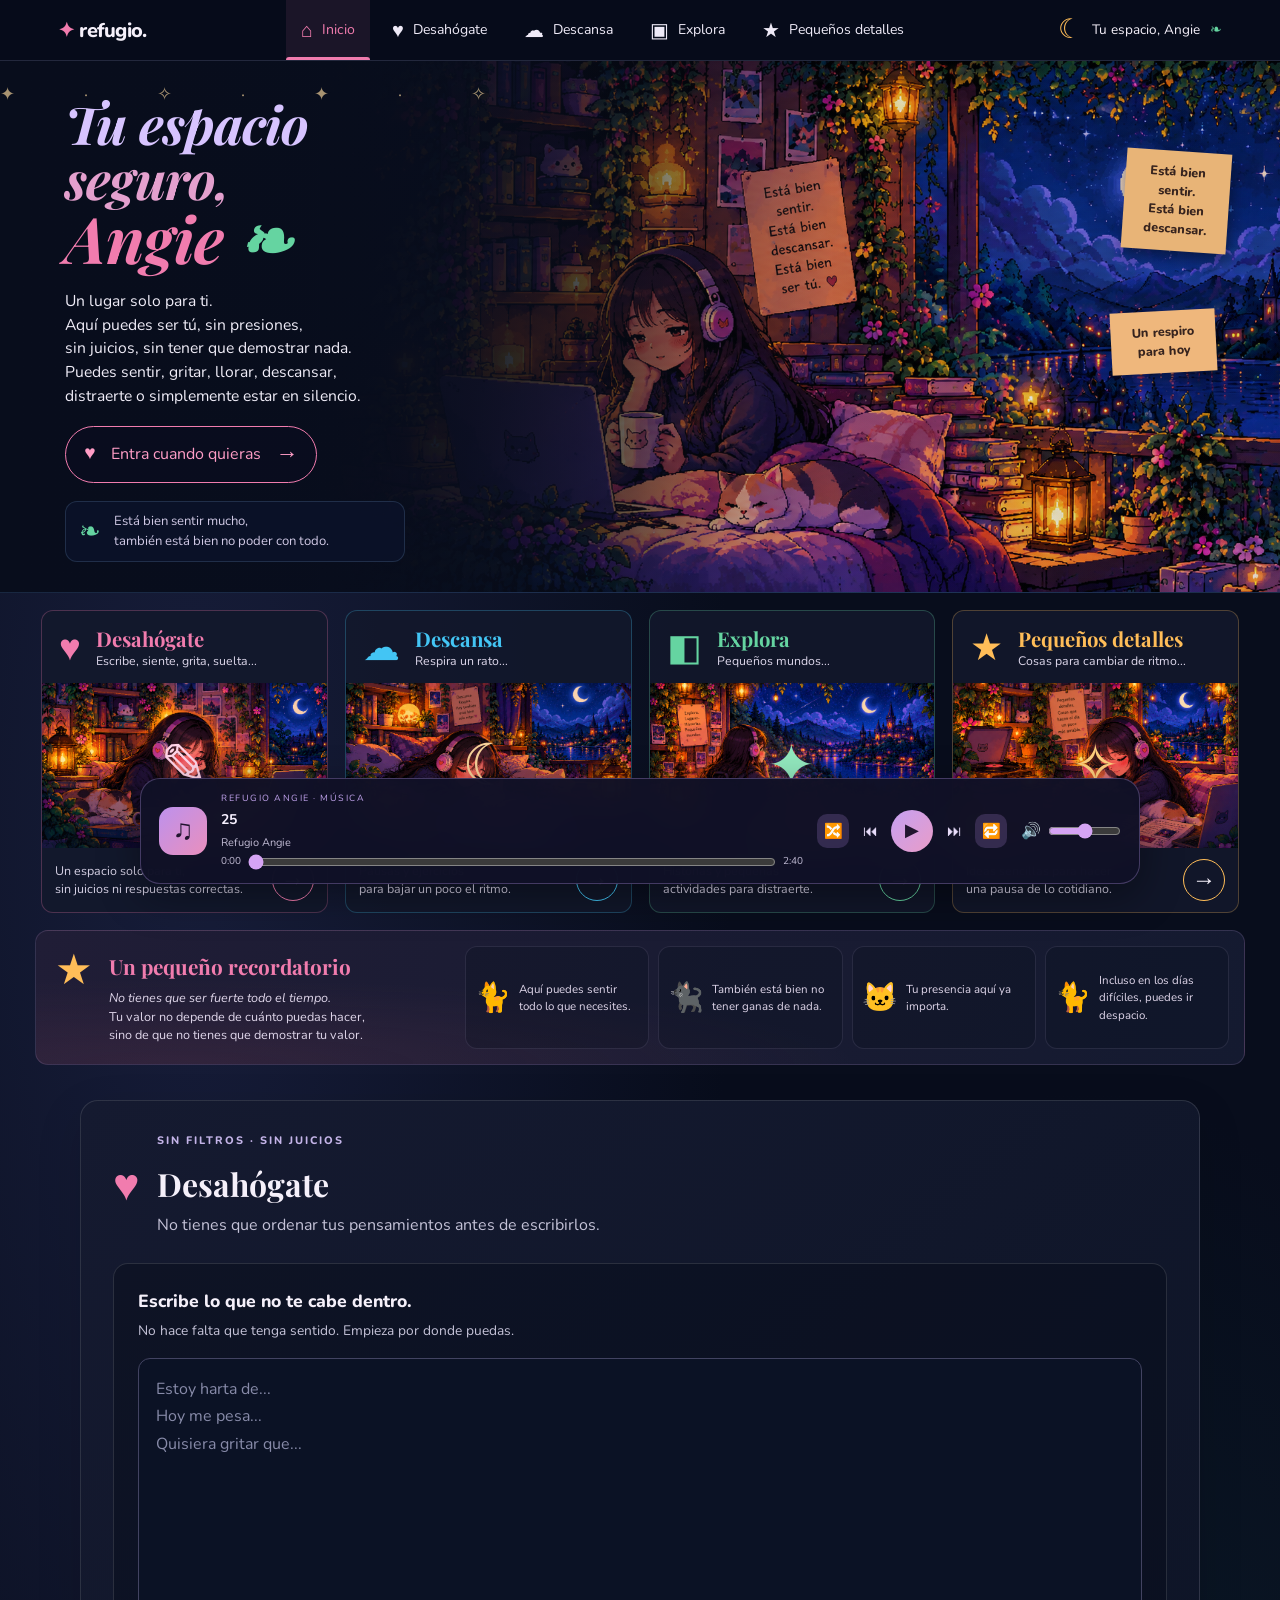
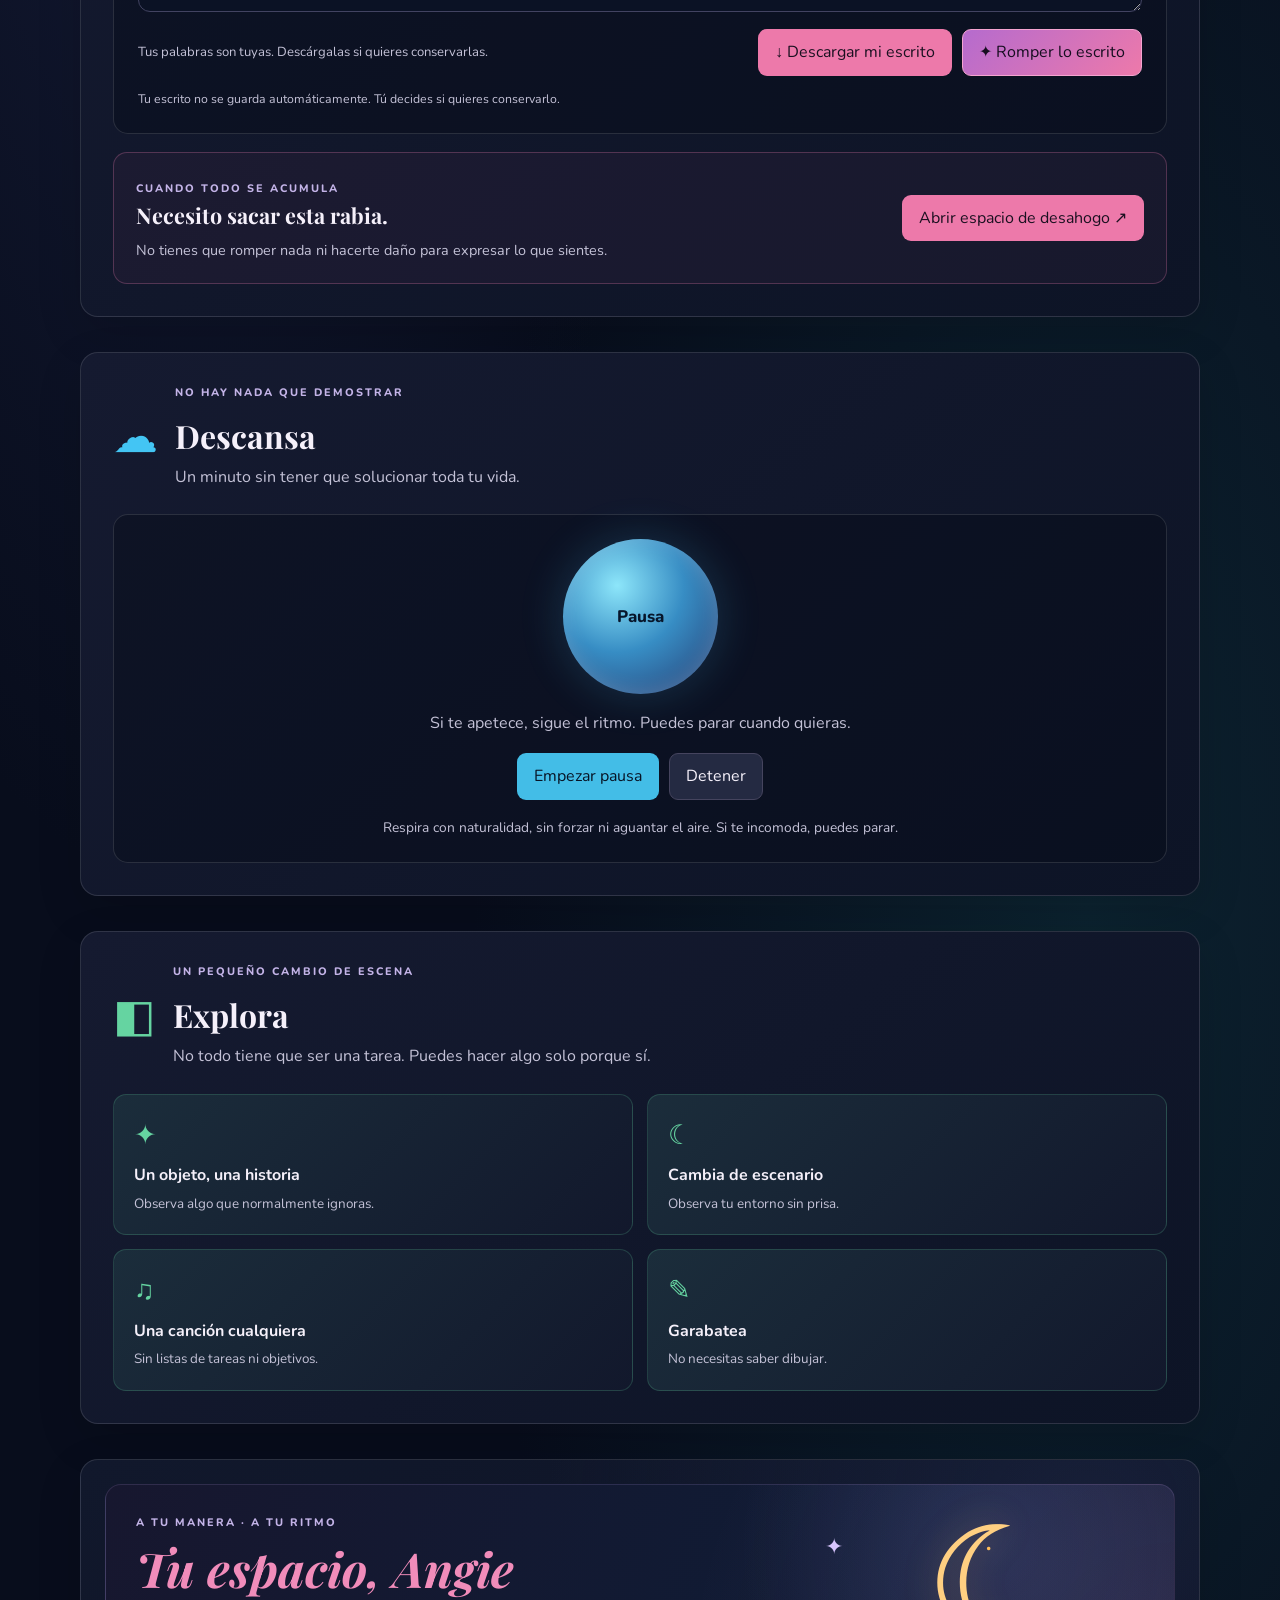
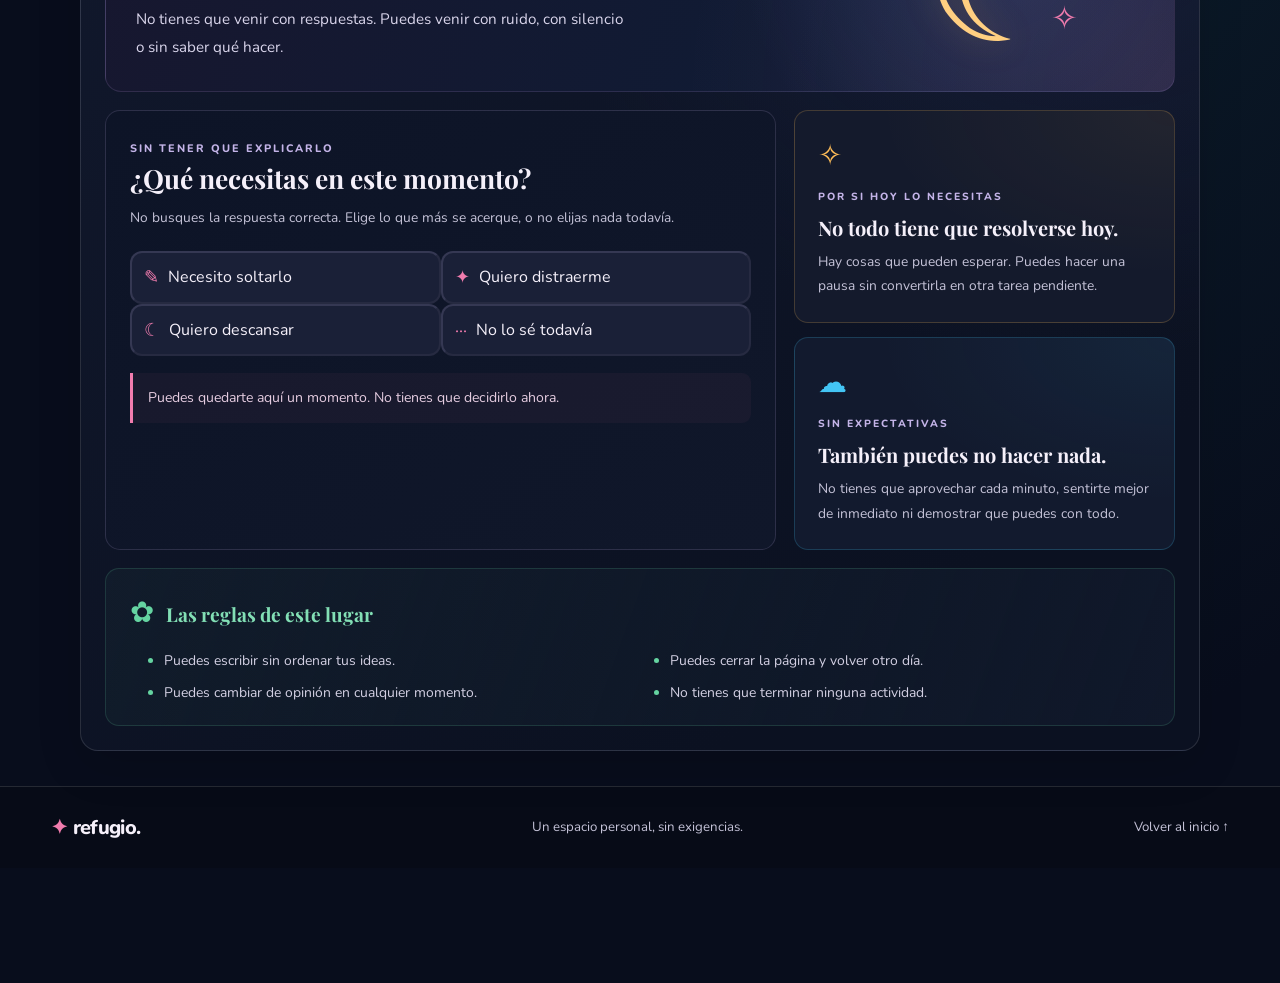
<file: index.html>
<!DOCTYPE html>
<html lang="es">
<head>
    <meta charset="UTF-8">
    <meta name="viewport" content="width=device-width, initial-scale=1.0">
    <meta name="theme-color" content="#080d1c">
    <meta name="description" content="Un espacio personal para escribir, descansar y explorar a tu manera.">
    <title>Refugio Angie | Tu espacio</title>
    <link rel="stylesheet" href="css/styles.css">
    <link rel="stylesheet" href="css/styles-music.css">
    <script src="js/app.js" defer></script>
    <script src="js/music-player.js" defer></script>
</head>
<body>

<header class="navbar" id="top">
    <a class="brand" href="#inicio"><span>✦</span> refugio.</a>
    <nav class="nav-links" aria-label="Navegación principal">
        <a class="nav-link active" href="#inicio"><span>⌂</span> Inicio</a>
        <a class="nav-link" href="#desahogate"><span>♥</span> Desahógate</a>
        <a class="nav-link" href="#descansa"><span>☁</span> Descansa</a>
        <a class="nav-link" href="paginas/explora.html" target="_blank" rel="noopener"><span>▣</span> Explora</a>
        <a class="nav-link" href="#detalles"><span>★</span> Pequeños detalles</a>
    </nav>
    <a class="personal-link" href="#mi-espacio">
        <span class="moon">☾</span>
        <span>Tu espacio, Angie</span>
        <span class="leaf">❧</span>
    </a>
</header>

<main>

    <section class="hero" id="inicio">
        <div class="hero-image" aria-hidden="true"></div>
        <div class="hero-overlay" aria-hidden="true"></div>
        <div class="hero-content">
            <p class="eyebrow">UN LUGAR SIN EXIGENCIAS</p>
            <h1>Tu espacio<br><span>seguro,</span><br><strong>Angie <span class="leaf">❧</span></strong></h1>
            <p class="hero-description">
                Un lugar solo para ti.<br>
                Aquí puedes ser tú, sin presiones,<br>
                sin juicios, sin tener que demostrar nada.<br>
                Puedes sentir, gritar, llorar, descansar,<br>
                distraerte o simplemente estar en silencio.
            </p>
            <a href="#desahogate" class="primary-button">
                <span>♥</span> Entra cuando quieras <span>→</span>
            </a>
            <div class="hero-note">
                <span class="note-icon">❧</span>
                <p>Está bien sentir mucho,<br>también está bien no poder con todo.</p>
            </div>
        </div>
        <div class="floating-note note-one">Está bien<br>sentir.<br>Está bien<br>descansar.</div>
        <div class="floating-note note-two">Un respiro<br>para hoy</div>
    </section>

    <section class="features" aria-label="Secciones de Refugio">
        <a href="#desahogate" class="feature-card pink">
            <div class="feature-heading">
                <span class="feature-icon">♥</span>
                <div><h2>Desahógate</h2><p>Escribe, siente, grita, suelta...</p></div>
            </div>
            <div class="card-art art-write">
                <span class="art-symbol">✎</span>
                <span class="art-caption">Saca lo que llevas dentro.</span>
            </div>
            <div class="feature-footer">
                <p>Un espacio solo para ti,<br>sin juicios ni respuestas correctas.</p>
                <span class="round-arrow">→</span>
            </div>
        </a>

        <a href="#descansa" class="feature-card blue">
            <div class="feature-heading">
                <span class="feature-icon">☁</span>
                <div><h2>Descansa</h2><p>Respira un rato...</p></div>
            </div>
            <div class="card-art art-rest">
                <span class="art-symbol">☾</span>
                <span class="art-caption">No tienes que resolverlo todo ahora.</span>
            </div>
            <div class="feature-footer">
                <p>Pausas y ejercicios<br>para bajar un poco el ritmo.</p>
                <span class="round-arrow">→</span>
            </div>
        </a>

        <a href="paginas/explora.html" target="_blank" rel="noopener" class="feature-card green">
            <div class="feature-heading">
                <span class="feature-icon">◧</span>
                <div><h2>Explora</h2><p>Pequeños mundos...</p></div>
            </div>
            <div class="card-art art-explore">
                <span class="art-symbol">✦</span>
                <span class="art-caption">Un rato fuera del ruido.</span>
            </div>
            <div class="feature-footer">
                <p>Historias y pequeñas<br>actividades para distraerte.</p>
                <span class="round-arrow">→</span>
            </div>
        </a>

        <a href="#detalles" class="feature-card gold">
            <div class="feature-heading">
                <span class="feature-icon">★</span>
                <div><h2>Pequeños detalles</h2><p>Cosas para cambiar de ritmo...</p></div>
            </div>
            <div class="card-art art-details">
                <span class="art-symbol">✧</span>
                <span class="art-caption">No todo tiene que ser productivo.</span>
            </div>
            <div class="feature-footer">
                <p>Ideas sencillas para hacer<br>una pausa de lo cotidiano.</p>
                <span class="round-arrow">→</span>
            </div>
        </a>
    </section>

    <section class="reminders" id="detalles">
        <div class="reminder-intro">
            <span class="big-star">★</span>
            <div>
                <h2>Un pequeño recordatorio</h2>
                <p><em>No tienes que ser fuerte todo el tiempo.</em></p>
                <p>Tu valor no depende de cuánto puedas hacer,<br>sino de que no tienes que demostrar tu valor.</p>
            </div>
        </div>
        <div class="reminder-item"><span class="pixel-cat">🐈</span><p>Aquí puedes sentir todo lo que necesites.</p></div>
        <div class="reminder-item"><span class="pixel-cat">🐈‍⬛</span><p>También está bien no tener ganas de nada.</p></div>
        <div class="reminder-item"><span class="pixel-cat">🐱</span><p>Tu presencia aquí ya importa.</p></div>
        <div class="reminder-item"><span class="pixel-cat">🐈</span><p>Incluso en los días difíciles, puedes ir despacio.</p></div>
    </section>

    <section class="workspace section-panel" id="desahogate">
        <div class="section-heading">
            <span class="section-symbol pink-text">♥</span>
            <div>
                <p class="eyebrow">SIN FILTROS · SIN JUICIOS</p>
                <h2>Desahógate</h2>
                <p>No tienes que ordenar tus pensamientos antes de escribirlos.</p>
            </div>
        </div>
        <div class="writing-box">
            <label for="feelings">Escribe lo que no te cabe dentro.</label>
            <p class="muted">No hace falta que tenga sentido. Empieza por donde puedas.</p>
            <textarea id="feelings" rows="8" placeholder="Estoy harta de...&#10;Hoy me pesa...&#10;Quisiera gritar que..." aria-label="Tu espacio personal de escritura"></textarea>
            <div class="writing-actions">
                <span id="save-status" aria-live="polite">Tus palabras son tuyas. Descárgalas si quieres conservarlas.</span>
                <button class="button pink-button" id="download-writing">↓ Descargar mi escrito</button>
                <button class="button release-button" id="shatter-writing" type="button">✦ Romper lo escrito</button>
            </div>
            <p class="privacy-note">Tu escrito no se guarda automáticamente. Tú decides si quieres conservarlo.</p>
        </div>

        <div class="release-box">
            <div>
                <span class="eyebrow">CUANDO TODO SE ACUMULA</span>
                <h3>Necesito sacar esta rabia.</h3>
                <p>No tienes que romper nada ni hacerte daño para expresar lo que sientes.</p>
            </div>
            <button class="button pink-button" id="release-button">Abrir espacio de desahogo ↗</button>
        </div>

        <div class="release-activity hidden" id="release-activity">
            <h3>Un lugar para soltarlo</h3>
            <p>Elige una opción. No hay que hacerlo perfectamente.</p>
            <ul>
                <li>Escribe todo lo que te enfurece sin preocuparte por la ortografía.</li>
                <li>Aprieta una almohada o estruja una toalla con fuerza.</li>
                <li>Si te apetece, grita en una almohada o canta a tu ritmo.</li>
                <li>Rompe papel usado en trozos pequeños y déjalo salir.</li>
            </ul>
            <p>Después, piensa: ¿qué necesito durante los próximos diez minutos?</p>
            <button class="button secondary-button" id="close-release">Cerrar este espacio</button>
        </div>
    </section>

    <section class="workspace section-panel" id="descansa">
        <div class="section-heading">
            <span class="section-symbol blue-text">☁</span>
            <div>
                <p class="eyebrow">NO HAY NADA QUE DEMOSTRAR</p>
                <h2>Descansa</h2>
                <p>Un minuto sin tener que solucionar toda tu vida.</p>
            </div>
        </div>
        <div class="breathing-card">
            <div class="breathing-orb" id="breathing-orb"><span id="breathing-text">Pausa</span></div>
            <p id="breathing-instruction" aria-live="polite">Si te apetece, sigue el ritmo. Puedes parar cuando quieras.</p>
            <div class="button-row">
                <button class="button blue-button" id="start-breathing">Empezar pausa</button>
                <button class="button secondary-button" id="stop-breathing">Detener</button>
            </div>
            <p class="muted">Respira con naturalidad, sin forzar ni aguantar el aire. Si te incomoda, puedes parar.</p>
        </div>
    </section>

    <section class="workspace section-panel" id="explora">
        <div class="section-heading">
            <span class="section-symbol green-text">◧</span>
            <div>
                <p class="eyebrow">UN PEQUEÑO CAMBIO DE ESCENA</p>
                <h2>Explora</h2>
                <p>No todo tiene que ser una tarea. Puedes hacer algo solo porque sí.</p>
            </div>
        </div>
        <div class="explore-grid">
            <button class="explore-tile" data-activity="Busca un objeto de tu habitación que tenga una historia. Recuerda cómo llegó a ti.">
                <span>✦</span><strong>Un objeto, una historia</strong><small>Observa algo que normalmente ignoras.</small>
            </button>
            <button class="explore-tile" data-activity="Mira por una ventana o busca un lugar donde puedas sentarte. Encuentra tres detalles que nunca habías notado.">
                <span>☾</span><strong>Cambia de escenario</strong><small>Observa tu entorno sin prisa.</small>
            </button>
            <button class="explore-tile" data-activity="Elige una canción que te guste. No tiene que enseñarte nada ni hacerte sentir mejor. Solo escúchala si te apetece.">
                <span>♫</span><strong>Una canción cualquiera</strong><small>Sin listas de tareas ni objetivos.</small>
            </button>
            <button class="explore-tile" data-activity="Dibuja líneas, manchas o figuras durante dos minutos. No tienes que hacer un dibujo bonito.">
                <span>✎</span><strong>Garabatea</strong><small>No necesitas saber dibujar.</small>
            </button>
        </div>
        <div class="activity-result hidden" id="activity-result" aria-live="polite"></div>
    </section>

    <section class="workspace personal-space" id="mi-espacio">
        <div class="personal-banner">
            <div class="personal-banner-content">
                <p class="eyebrow">A TU MANERA · A TU RITMO</p>
                <h2>Tu espacio, Angie</h2>
                <p>No tienes que venir con respuestas. Puedes venir con ruido, con silencio o sin saber qué hacer.</p>
            </div>
            <div class="personal-moon" aria-hidden="true">☾</div>
            <span class="personal-star star-a">✦</span>
            <span class="personal-star star-b">✧</span>
            <span class="personal-star star-c">·</span>
        </div>

        <div class="personal-layout">
            <div class="personal-card">
                <span class="eyebrow">SIN TENER QUE EXPLICARLO</span>
                <h3>¿Qué necesitas en este momento?</h3>
                <p class="muted">No busques la respuesta correcta. Elige lo que más se acerque, o no elijas nada todavía.</p>
                <div class="mood-options">
                    <button class="mood-button" data-mood="Necesito soltarlo"><span>✎</span> Necesito soltarlo</button>
                    <button class="mood-button" data-mood="Quiero distraerme"><span>✦</span> Quiero distraerme</button>
                    <button class="mood-button" data-mood="Quiero descansar"><span>☾</span> Quiero descansar</button>
                    <button class="mood-button" data-mood="No sé qué necesito"><span>···</span> No lo sé todavía</button>
                </div>
                <p id="mood-result" aria-live="polite">Puedes quedarte aquí un momento. No tienes que decidirlo ahora.</p>
            </div>

            <aside class="personal-side">
                <div class="personal-message">
                    <span class="message-icon">✧</span>
                    <p class="eyebrow">POR SI HOY LO NECESITAS</p>
                    <h3>No todo tiene que resolverse hoy.</h3>
                    <p>Hay cosas que pueden esperar. Puedes hacer una pausa sin convertirla en otra tarea pendiente.</p>
                </div>
                <div class="personal-message personal-message-alt">
                    <span class="message-icon">☁</span>
                    <p class="eyebrow">SIN EXPECTATIVAS</p>
                    <h3>También puedes no hacer nada.</h3>
                    <p>No tienes que aprovechar cada minuto, sentirte mejor de inmediato ni demostrar que puedes con todo.</p>
                </div>
            </aside>
        </div>

        <div class="own-rules">
            <div><span class="own-rules-icon">✿</span><h3>Las reglas de este lugar</h3></div>
            <ul>
                <li>Puedes escribir sin ordenar tus ideas.</li>
                <li>Puedes cerrar la página y volver otro día.</li>
                <li>Puedes cambiar de opinión en cualquier momento.</li>
                <li>No tienes que terminar ninguna actividad.</li>
            </ul>
        </div>
    </section>

</main>

<footer class="site-footer">
    <a class="brand" href="#inicio"><span>✦</span> refugio.</a>
    <p>Un espacio personal, sin exigencias.</p>
    <a href="#inicio">Volver al inicio ↑</a>
</footer>

<!-- REPRODUCTOR MUSICAL -->
<aside class="music-player" id="music-player" aria-label="Reproductor musical">
    <div class="music-cover" aria-hidden="true">♫</div>
    <div class="music-info">
        <span class="music-label">REFUGIO ANGIE · MÚSICA</span>
        <strong id="music-title">25</strong>
        <small id="music-artist">Tu refugio musical</small>
        <div class="music-progress-row">
            <span id="music-current">0:00</span>
            <input id="music-seek" type="range" min="0" max="100" value="0" aria-label="Posición de la canción">
            <span id="music-duration">0:00</span>
        </div>
    </div>
    <div class="music-controls">
        <button id="music-shuffle" type="button" aria-label="Aleatorio" title="Aleatorio">🔀</button>
        <button id="music-prev" type="button" aria-label="Anterior" title="Anterior">⏮</button>
        <button id="music-play" class="music-play" type="button" aria-label="Reproducir" title="Reproducir">▶</button>
        <button id="music-next" type="button" aria-label="Siguiente" title="Siguiente">⏭</button>
        <button id="music-repeat" type="button" aria-label="Repetir lista" title="Repetir lista">🔁</button>
    </div>
    <div class="music-volume">
        <label for="music-volume">🔊</label>
        <input id="music-volume" type="range" min="0" max="1" step="0.05" value="0.5" aria-label="Volumen">
    </div>
    <audio id="refugio-audio" preload="metadata"></audio>
</aside>

</body>
</html>
</file>
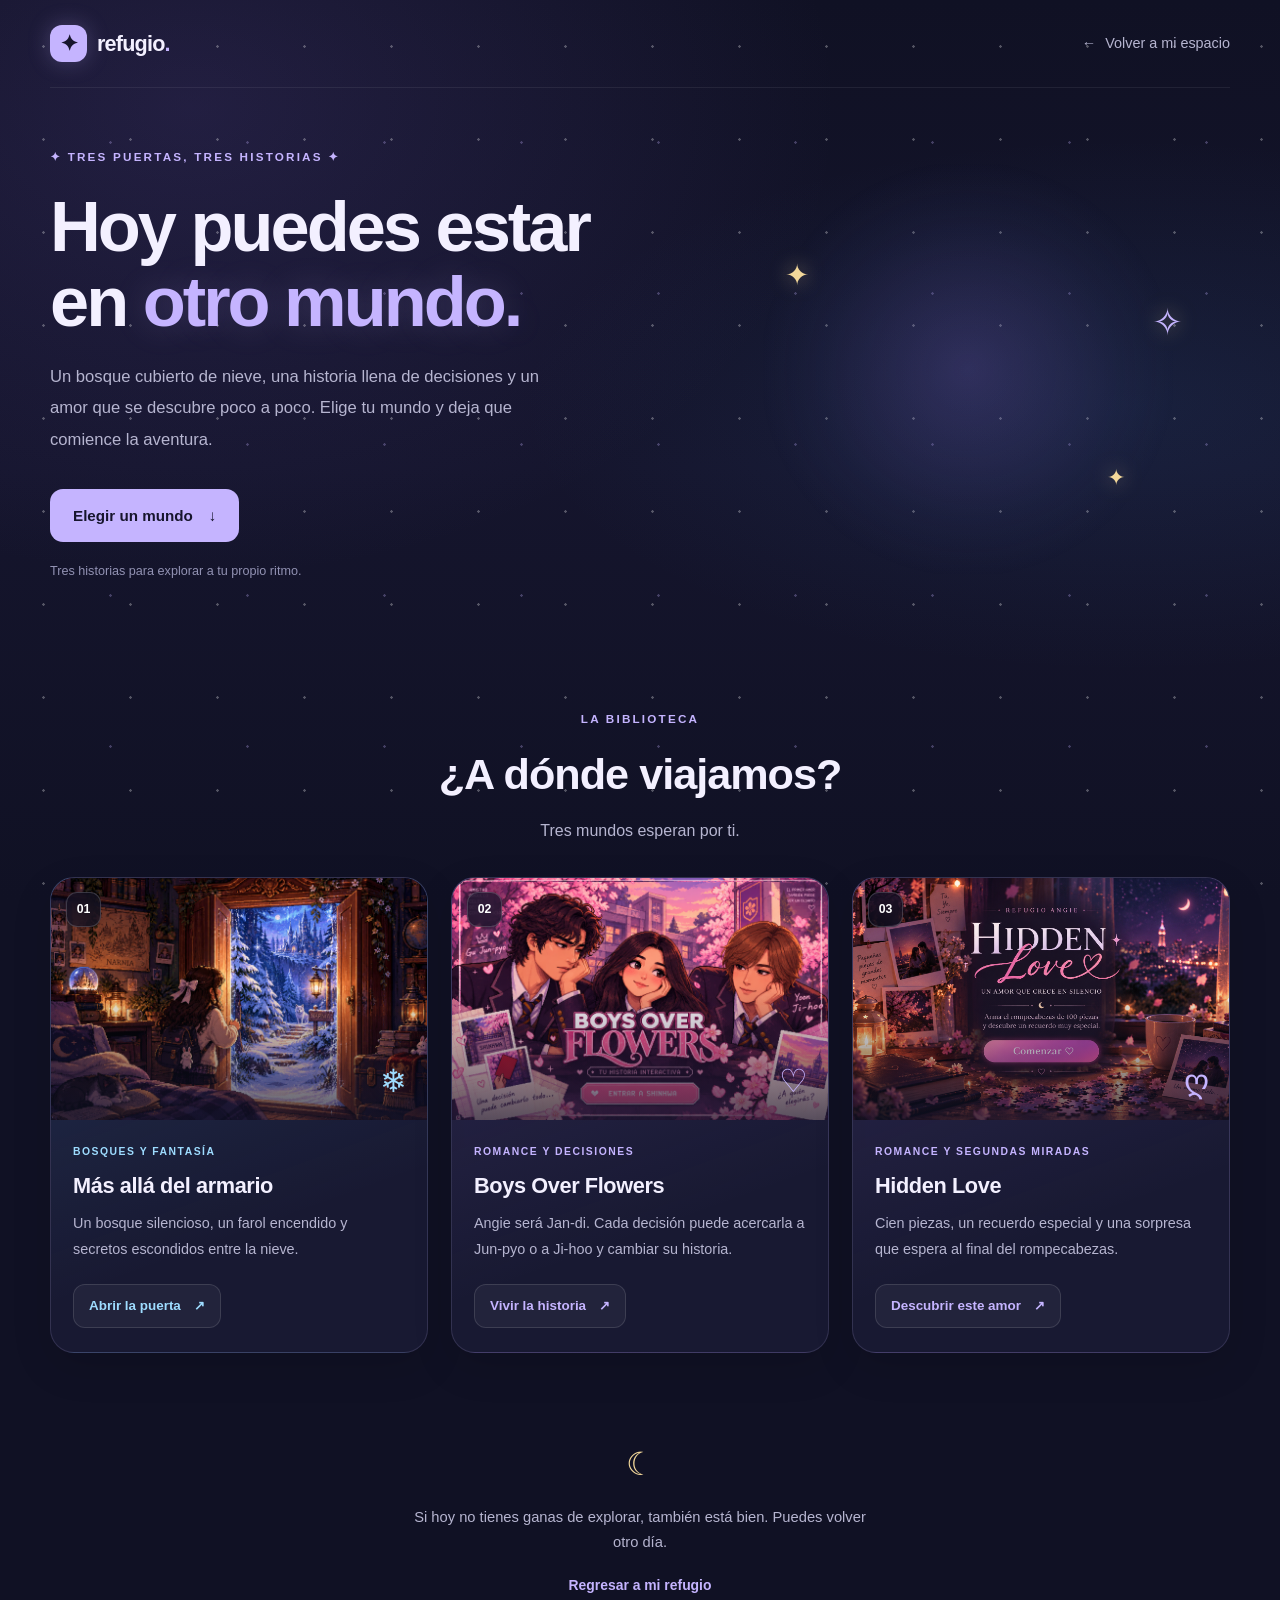
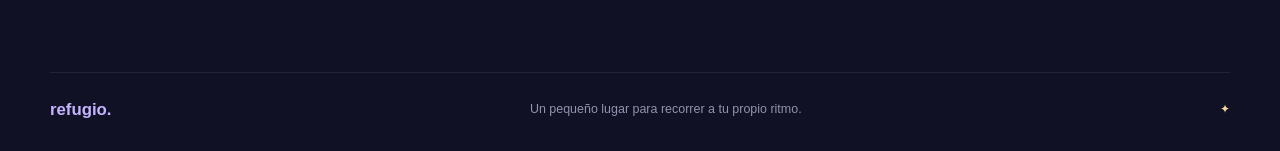
<file: paginas/explora.html>
<!DOCTYPE html>
<html lang="es">
<head>
  <meta charset="UTF-8">
  <meta name="viewport" content="width=device-width, initial-scale=1.0">
  <meta name="theme-color" content="#111329">
  <meta name="description" content="Tres mundos, tres historias y un refugio para explorar a tu propio ritmo.">
  <title>Explora otros mundos | Refugio</title>

  <link rel="stylesheet" href="../css/explora.css">
  <script src="../js/explora.js" defer></script>
</head>

<body>
  <div class="explore-background" aria-hidden="true"></div>

  <header class="explore-header">
    <a class="brand" href="../index.html" aria-label="Volver al inicio">
      <span class="brand-icon">✦</span>
      <span>refugio<span class="brand-dot">.</span></span>
    </a>

    <a class="back-link" href="../index.html">
      <span aria-hidden="true">←</span> Volver a mi espacio
    </a>
  </header>

  <main>
    <section class="explore-hero">
      <div class="hero-copy">
        <span class="eyebrow">✦ TRES PUERTAS, TRES HISTORIAS ✦</span>

        <h1>Hoy puedes estar<br>en <span>otro mundo.</span></h1>

        <p>
          Un bosque cubierto de nieve, una historia llena de decisiones
          y un amor que se descubre poco a poco.
          Elige tu mundo y deja que comience la aventura.
        </p>

        <a class="primary-button" href="#mundos">
          Elegir un mundo <span aria-hidden="true">↓</span>
        </a>

        <p class="soft-note">
          Tres historias para explorar a tu propio ritmo.
        </p>
      </div>

      <div class="hero-art">
        <div class="floating-star star-one">✦</div>
        <div class="floating-star star-two">✧</div>
        <div class="floating-star star-three">✦</div>
      </div>
    </section>

    <section class="worlds-section" id="mundos">
      <div class="section-heading">
        <span class="eyebrow">LA BIBLIOTECA</span>
        <h2>¿A dónde viajamos?</h2>
        <p>Tres mundos esperan por ti.</p>
      </div>

      <div class="worlds-grid">

        <!-- MUNDO 1: NARNIA -->
        <article class="world-card world-narnia">
          <div class="world-art">
            <img
              src="../img/mundo-narnia.png"
              alt="Bosque nevado de Narnia con un farol encendido"
              loading="lazy"
              onerror="this.style.display='none'"
            >
            <span class="world-number">01</span>
            <span class="world-symbol" aria-hidden="true">❄</span>
          </div>

          <div class="world-info">
            <span class="world-category">BOSQUES Y FANTASÍA</span>
            <h3>Más allá del armario</h3>
            <p>
              Un bosque silencioso, un farol encendido y secretos
              escondidos entre la nieve.
            </p>
            <button class="world-button" type="button" data-world="narnia">
              Abrir la puerta <span aria-hidden="true">↗</span>
            </button>
          </div>
        </article>

        <!-- MUNDO 2: BOYS OVER FLOWERS -->
        <article class="world-card world-boys-over-flowers">
          <div class="world-art">
            <img
              src="../img/bof-portada.png"
              alt="Portada romántica de Boys Over Flowers"
              loading="lazy"
              onerror="this.style.display='none'"
            >
            <span class="world-number">02</span>
            <span class="world-symbol" aria-hidden="true">♡</span>
          </div>

          <div class="world-info">
            <span class="world-category">ROMANCE Y DECISIONES</span>
            <h3>Boys Over Flowers</h3>
            <p>
              Angie será Jan-di. Cada decisión puede acercarla a
              Jun-pyo o a Ji-hoo y cambiar su historia.
            </p>
            <button class="world-button" type="button" data-world="boys-over-flowers">
              Vivir la historia <span aria-hidden="true">↗</span>
            </button>
          </div>
        </article>

        <!-- MUNDO 3: HIDDEN LOVE -->
        <article class="world-card world-hidden-love">
          <div class="world-art">
            <img
              src="../img/hidden-love.png"
              alt="Portada romántica de Hidden Love"
              loading="lazy"
              onerror="this.style.display='none'"
            >
            <span class="world-number">03</span>
            <span class="world-symbol" aria-hidden="true">ღ</span>
          </div>

          <div class="world-info">
            <span class="world-category">ROMANCE Y SEGUNDAS MIRADAS</span>
            <h3>Hidden Love</h3>
            <p>
              Cien piezas, un recuerdo especial y una sorpresa
              que espera al final del rompecabezas.
            </p>
            <button class="world-button" type="button" data-world="hidden-love">
              Descubrir este amor <span aria-hidden="true">↗</span>
            </button>
          </div>
        </article>

      </div>
    </section>

    <!-- CONTENEDOR QUE UTILIZA JAVASCRIPT PARA LOS MINIJUEGOS -->
    <section
      class="world-detail"
      id="detalle-mundo"
      hidden
      aria-live="polite"
    >
      <button class="close-world" id="cerrar-mundo" type="button">
        ← Volver a los mundos
      </button>

      <div class="detail-content">
        <span class="eyebrow" id="detalle-categoria">UN LUGAR POR DESCUBRIR</span>
        <h2 id="detalle-titulo">La puerta está abierta.</h2>
        <p id="detalle-descripcion">
          Tómate tu tiempo. No tienes que hacer nada más.
        </p>

        <div class="activity-panel">
          <span class="activity-icon" aria-hidden="true">✦</span>
          <h3 id="actividad-titulo">Una pequeña aventura</h3>
          <p id="actividad-texto">
            Mira a tu alrededor. Quizá haya algo que todavía no hayas visto.
          </p>

          <div class="activity-actions">
            <button class="world-button" id="nueva-actividad" type="button">
              Descubrir algo <span aria-hidden="true">✧</span>
            </button>
            <button class="quiet-button" id="mostrar-pista" type="button">
              Dame una pista
            </button>
          </div>

          <p class="activity-feedback" id="actividad-respuesta" hidden></p>
        </div>
      </div>
    </section>

    <section class="gentle-exit">
      <span aria-hidden="true">☾</span>
      <p>
        Si hoy no tienes ganas de explorar, también está bien.
        Puedes volver otro día.
      </p>
      <a href="../index.html">Regresar a mi refugio</a>
    </section>
  </main>

  <footer class="explore-footer">
    <span>refugio.</span>
    <p>Un pequeño lugar para recorrer a tu propio ritmo.</p>
    <span class="footer-star" aria-hidden="true">✦</span>
  </footer>
</body>
</html>
</file>
<file: css/styles.css>
@import url('https://fonts.googleapis.com/css2?family=Nunito:wght@400;500;600;700;800&family=Playfair+Display:ital,wght@0,600;0,700;1,600;1,700&display=swap');

:root {
    --bg: #080d1c;
    --panel: #11182b;
    --pink: #f17cae;
    --blue: #43c5f4;
    --green: #65d4a1;
    --gold: #ffbd58;
    --text: #f5f0fa;
    --muted: #c4c2d7;
    --border: rgba(255,255,255,.12);
}

* {
    box-sizing: border-box;
    margin: 0;
    padding: 0;
}

html {
    scroll-behavior: smooth;
    scroll-padding-top: 80px;
}

body {
    background:
        radial-gradient(ellipse at 15% 20%, #171d3a, transparent 35%),
        radial-gradient(ellipse at 85% 60%, #0c2330, transparent 40%),
        var(--bg);
    color: var(--text);
    font-family: "Nunito", sans-serif;
    line-height: 1.55;
    overflow-x: hidden;
}

a {
    color: inherit;
    text-decoration: none;
}

button, textarea {
    font: inherit;
}

button {
    color: inherit;
}

button, a, textarea {
    -webkit-tap-highlight-color: transparent;
}

button:focus-visible, a:focus-visible, textarea:focus-visible {
    outline: 3px solid white;
    outline-offset: 4px;
}

::selection {
    background: var(--pink);
    color: #10101d;
}

.eyebrow {
    color: #c4b4e8;
    font-size: .68rem;
    font-weight: 800;
    letter-spacing: 2px;
    margin-bottom: 9px;
}

.hidden {
    display: none !important;
}

/* NAVEGACIÓN */

.navbar {
    min-height: 60px;
    padding: 0 4.5%;
    display: flex;
    align-items: center;
    justify-content: space-between;
    gap: 20px;
    background: rgba(7,12,27,.96);
    border-bottom: 1px solid #9699c833;
    position: sticky;
    top: 0;
    z-index: 100;
    backdrop-filter: blur(16px);
}

.brand {
    font-size: 1.25rem;
    font-weight: 800;
    letter-spacing: -.7px;
    white-space: nowrap;
}

.brand span {
    color: var(--pink);
}

.nav-links {
    display: flex;
    align-items: stretch;
    gap: 7px;
    height: 60px;
}

.nav-link {
    position: relative;
    display: flex;
    align-items: center;
    gap: 9px;
    padding: 0 15px;
    color: #eeeaf7;
    font-size: .88rem;
    white-space: nowrap;
    transition: background .25s, color .25s;
}

.nav-link span {
    font-size: 1.25rem;
}

.nav-link:hover, .nav-link.active {
    color: var(--pink);
    background: #f17cae17;
}

.nav-link.active::after {
    content: "";
    height: 3px;
    position: absolute;
    bottom: 0;
    left: 0;
    right: 0;
    background: var(--pink);
    border-radius: 5px 5px 0 0;
}

.personal-link {
    display: flex;
    align-items: center;
    gap: 10px;
    white-space: nowrap;
    font-size: .85rem;
}

.moon {
    color: var(--gold);
    font-size: 1.7rem;
}

.leaf {
    color: var(--green);
}

/* PORTADA */

.hero {
    min-height: 475px;
    position: relative;
    display: flex;
    align-items: center;
    isolation: isolate;
    overflow: hidden;
    border-bottom: 1px solid #648cbe2e;
    background:
        radial-gradient(ellipse at 72% 35%, #1f5b9d99, transparent 42%),
        radial-gradient(ellipse at 76% 100%, #cb5d4c45, transparent 40%),
        linear-gradient(110deg, #071125, #101d3c 54%, #08152b);
}

.hero::before {
    content: "✦     ·       ✧          ·    ✦        ·         ✧";
    position: absolute;
    inset: 20px 0 auto;
    color: #ffdb9fa6;
    font-size: 1.1rem;
    letter-spacing: 2rem;
    white-space: nowrap;
    pointer-events: none;
}

.hero-image {
    position: absolute;
    inset: 0 0 0 25%;
    z-index: -2;
    background:
        radial-gradient(ellipse at 65% 40%, transparent, #050c1d1a 50%, #080d1c 100%),
        linear-gradient(90deg, #080d1c 0%, #080d1c1f 38%, #080d1c0d 80%),
        radial-gradient(ellipse at 60% 20%, #304a80, transparent 45%),
        radial-gradient(ellipse at 70% 90%, #bc6d6b, transparent 35%),
        linear-gradient(130deg, #142343, #152d4a 50%, #392640);
    background-position: center;
    background-size: cover;
    opacity: .95;
}

.hero-overlay {
    position: absolute;
    inset: 0;
    z-index: -1;
    background: linear-gradient(90deg,
        #080d1c 0%,
        #080d1cfa 24%,
        #080d1cc7 37%,
        #080d1c1f 65%,
        #080d1c0d 100%);
    pointer-events: none;
}

.hero-content {
    width: min(490px, 44%);
    padding: 35px 0 30px 5.1%;
    position: relative;
    z-index: 2;
    animation: appear .8s ease both;
}

.hero-content > .eyebrow {
    display: none;
}

.hero h1 {
    font-family: "Playfair Display", Georgia, serif;
    font-size: clamp(2.5rem, 4.1vw, 4.2rem);
    font-style: italic;
    line-height: 1.04;
    letter-spacing: -.9px;
    margin-bottom: 18px;
    color: #d7c4ff;
}

.hero h1 > span {
    color: #e4a0ce;
}

.hero h1 strong {
    display: inline-block;
    color: var(--pink);
    font-size: 1.22em;
}

.hero-description {
    font-size: .98rem;
    line-height: 1.52;
    color: #f0edf8;
    margin-bottom: 17px;
}

.primary-button {
    min-height: 47px;
    width: fit-content;
    display: flex;
    align-items: center;
    gap: 15px;
    padding: 10px 18px;
    border: 1.5px solid var(--pink);
    border-radius: 40px;
    color: #ff9dc6;
    background: #0a0e20a0;
    transition: background .3s, transform .3s, box-shadow .3s;
}

.primary-button:hover {
    background: #f17cae26;
    transform: translateY(-3px);
    box-shadow: 0 0 25px #f17cae26;
}

.primary-button span:first-child {
    font-size: 1.2rem;
}

.primary-button span:last-child {
    font-size: 1.4rem;
}

.hero-note {
    margin-top: 18px;
    display: flex;
    gap: 13px;
    align-items: center;
    padding: 10px 13px;
    max-width: 340px;
    border: 1px solid #78a3d133;
    background: #0c132ad1;
    border-radius: 12px;
}

.note-icon {
    font-size: 1.6rem;
    color: var(--green);
}

.hero-note p {
    color: #d0c9e5;
    font-size: .82rem;
    line-height: 1.45;
}

.floating-note {
    position: absolute;
    z-index: 1;
    right: 4%;
    top: 17%;
    width: 105px;
    padding: 12px 8px;
    color: #36231e;
    text-align: center;
    font-size: .79rem;
    font-weight: 800;
    line-height: 1.5;
    background: #e8b477;
    box-shadow: 3px 7px 15px #05091488;
    transform: rotate(4deg);
}

.note-two {
    right: 5%;
    top: 47%;
    background: #efb77c;
    transform: rotate(-3deg);
}

/* TARJETAS PRINCIPALES */

.features {
    display: grid;
    grid-template-columns: repeat(4, minmax(0, 1fr));
    gap: 17px;
    padding: 17px 3.2%;
}

.feature-card {
    --accent: var(--pink);
    min-width: 0;
    overflow: hidden;
    border-radius: 12px;
    border: 1px solid var(--border);
    background: #13192ce0;
    display: flex;
    flex-direction: column;
    transition: transform .3s, box-shadow .3s, border-color .3s;
}

.feature-card.pink { --accent: var(--pink); border-color: #ef7bb044; }
.feature-card.blue { --accent: var(--blue); border-color: #43c5f444; }
.feature-card.green { --accent: var(--green); border-color: #65d4a144; }
.feature-card.gold { --accent: var(--gold); border-color: #ffbd5844; }

.feature-card:hover {
    transform: translateY(-6px);
    box-shadow: 0 12px 32px #0005;
    border-color: var(--accent);
}

.feature-heading {
    display: flex;
    align-items: center;
    gap: 15px;
    padding: 14px 17px 12px;
    min-height: 72px;
}

.feature-icon {
    font-size: 2.3rem;
    line-height: 1;
    color: var(--accent);
}

.feature-heading h2 {
    color: var(--accent);
    font-family: "Playfair Display", Georgia, serif;
    font-size: 1.27rem;
    line-height: 1.3;
}

.feature-heading p {
    font-size: .77rem;
    color: #ddd7eb;
}

.card-art {
    min-height: 165px;
    position: relative;
    display: grid;
    place-items: center;
    overflow: hidden;
    isolation: isolate;
    background:
        radial-gradient(circle at 25% 20%, #f6ba6244 0 2px, transparent 4px),
        radial-gradient(circle at 75% 35%, #ffb65a55 0 3px, transparent 5px),
        radial-gradient(circle at 45% 65%, #ed78b955 0 2px, transparent 5px),
        linear-gradient(145deg, #192447, #10223a 50%, #3b233e);
}

.card-art::before {
    content: "";
    position: absolute;
    inset: 0;
    z-index: -2;
    background:
        radial-gradient(ellipse at 25% 35%, #f2b87077, transparent 20%),
        radial-gradient(ellipse at 70% 75%, #bc6e9a66, transparent 28%),
        linear-gradient(135deg, #18213c, #263958 50%, #472c48);
    transition: transform .6s;
}

.art-rest::before {
    background:
        radial-gradient(circle at 70% 25%, #f9dca1 0 4%, transparent 5%),
        radial-gradient(ellipse at 30% 75%, #344b80, transparent 45%),
        linear-gradient(150deg, #0d2445, #25375f 65%, #30253d);
}

.art-explore::before {
    background:
        radial-gradient(circle at 75% 25%, #ffda9c 0 4%, transparent 5%),
        radial-gradient(ellipse at 20% 90%, #176e65, transparent 40%),
        linear-gradient(145deg, #10264b, #24446a 55%, #28374c);
}

.art-details::before {
    background:
        radial-gradient(ellipse at 70% 25%, #ffb85888, transparent 25%),
        radial-gradient(ellipse at 25% 75%, #df789855, transparent 35%),
        linear-gradient(140deg, #3c263e, #68424a 60%, #18213a);
}

.feature-card:hover .card-art::before {
    transform: scale(1.08);
}

.art-symbol {
    color: #ffd4e8;
    font-family: Georgia, serif;
    font-size: 3.6rem;
    text-shadow: 0 0 30px #f6a3cf99;
    animation: float 4s ease-in-out infinite;
}

.art-rest .art-symbol { color: #f8d39a; }
.art-explore .art-symbol { color: #92e8be; }
.art-details .art-symbol { color: #ffd07d; }

.art-caption {
    position: absolute;
    bottom: 10px;
    left: 10px;
    right: 10px;
    font-size: .76rem;
    text-align: center;
    color: #fff;
    text-shadow: 0 2px 6px #000;
    opacity: 0;
    transition: opacity .3s;
}

.feature-card:hover .art-caption {
    opacity: 1;
}

.feature-footer {
    flex: 1;
    display: flex;
    justify-content: space-between;
    align-items: center;
    gap: 8px;
    padding: 11px 13px;
}

.feature-footer p {
    color: #d5d0e4;
    font-size: .78rem;
    line-height: 1.5;
}

.round-arrow {
    flex-shrink: 0;
    display: grid;
    place-items: center;
    width: 42px;
    height: 42px;
    border: 1.5px solid var(--accent);
    border-radius: 50%;
    font-size: 1.5rem;
    transition: background .25s, color .25s, transform .25s;
}

.feature-card:hover .round-arrow {
    color: #0b1120;
    background: var(--accent);
    transform: rotate(-35deg);
}

/* RECORDATORIOS */

.reminders {
    margin: 0 2.7% 22px;
    padding: 15px;
    border-radius: 13px;
    border: 1px solid #b193cd33;
    background:
        radial-gradient(ellipse at 12% 100%, #85435b30, transparent 45%),
        linear-gradient(110deg, #201d36, #141a30);
    display: grid;
    grid-template-columns: 2.2fr repeat(4, minmax(0, 1fr));
    gap: 9px;
    align-items: stretch;
}

.reminder-intro {
    display: flex;
    gap: 16px;
    align-items: flex-start;
    padding: 4px;
}

.big-star {
    color: var(--gold);
    font-size: 2.6rem;
    line-height: 1;
}

.reminder-intro h2 {
    color: var(--pink);
    font-family: "Playfair Display", Georgia, serif;
    font-size: 1.3rem;
    margin-bottom: 6px;
}

.reminder-intro p {
    color: #ded5e9;
    font-size: .79rem;
    line-height: 1.5;
}

.reminder-item {
    min-width: 0;
    display: flex;
    align-items: center;
    gap: 8px;
    padding: 9px;
    border: 1px solid #beb2de20;
    border-radius: 12px;
    background: #070c1b40;
    transition: transform .25s, background .25s;
}

.reminder-item:hover {
    transform: translateY(-3px);
    background: #f17cae14;
}

.pixel-cat {
    font-size: 1.8rem;
}

.reminder-item p {
    font-size: .72rem;
    color: #ded5e9;
    line-height: 1.5;
}

/* PANELES GENERALES */

.workspace {
    margin: 35px auto;
    width: min(1120px, 92%);
    padding: 32px;
    border: 1px solid var(--border);
    border-radius: 18px;
    background: linear-gradient(140deg, #151a30, #0d1426);
    box-shadow: 0 15px 45px #0002;
}

.section-heading {
    display: flex;
    align-items: center;
    gap: 17px;
    margin-bottom: 25px;
}

.section-symbol {
    font-size: 2.8rem;
}

.pink-text { color: var(--pink); }
.blue-text { color: var(--blue); }
.green-text { color: var(--green); }
.gold-text { color: var(--gold); }

.section-heading h2 {
    font-family: "Playfair Display", Georgia, serif;
    font-size: 2rem;
    margin-bottom: 4px;
}

.section-heading > div > p:last-child {
    color: var(--muted);
}

.writing-box, .personal-card, .breathing-card, .support-card {
    padding: 24px;
    background: #050a1866;
    border: 1px solid var(--border);
    border-radius: 15px;
}

.writing-box label {
    display: block;
    font-weight: 800;
    font-size: 1.1rem;
    margin-bottom: 5px;
}

.muted, .privacy-note {
    color: var(--muted);
    font-size: .86rem;
}

.writing-box textarea {
    display: block;
    width: 100%;
    margin: 17px 0;
    padding: 17px;
    resize: vertical;
    min-height: 180px;
    color: var(--text);
    background: #0b1225;
    border: 1px solid #424361;
    border-radius: 12px;
    line-height: 1.7;
}

.writing-box textarea:focus {
    border-color: var(--pink);
}

.writing-box textarea::placeholder {
    color: #888ba9;
}

.writing-actions, .button-row {
    display: flex;
    align-items: center;
    gap: 10px;
    flex-wrap: wrap;
}

.writing-actions > span {
    flex: 1 1 200px;
    color: var(--muted);
    font-size: .82rem;
}

.button {
    display: inline-flex;
    justify-content: center;
    align-items: center;
    min-height: 42px;
    padding: 10px 16px;
    border: 1px solid transparent;
    border-radius: 9px;
    cursor: pointer;
    transition: transform .2s, filter .2s;
}

.button:hover {
    transform: translateY(-2px);
    filter: brightness(1.1);
}

.pink-button {
    background: #ed79aa;
    color: #1b1020;
}

.blue-button {
    background: #43bde7;
    color: #071324;
}

.secondary-button {
    background: #242a42;
    color: var(--text);
    border-color: #45445e;
}

.privacy-note {
    margin-top: 14px;
    font-size: .77rem;
}

.release-box {
    margin-top: 18px;
    padding: 22px;
    display: flex;
    justify-content: space-between;
    align-items: center;
    gap: 20px;
    border: 1px solid #ef7bb044;
    background: #e96fa80c;
    border-radius: 14px;
}

.release-box h3, .release-activity h3,
.personal-card h3, .support-card h3 {
    font-family: "Playfair Display", Georgia, serif;
    font-size: 1.35rem;
    margin-bottom: 6px;
}

.release-box p, .release-activity p,
.release-activity li, .support-card p {
    color: var(--muted);
    font-size: .9rem;
}

.release-activity {
    margin-top: 15px;
    padding: 22px;
    border-radius: 14px;
    border: 1px solid #ef7bb044;
    background: #10172a;
}

.release-activity ul {
    padding: 15px 0 15px 22px;
}

.release-activity li {
    margin-bottom: 9px;
}

/* DESCANSO */

.breathing-card {
    display: flex;
    flex-direction: column;
    align-items: center;
    text-align: center;
    gap: 17px;
}

.breathing-orb {
    width: 155px;
    height: 155px;
    border-radius: 50%;
    display: grid;
    place-items: center;
    background: radial-gradient(circle at 35% 30%, #8de6fa, #378dc4 45%, #26396f);
    box-shadow: 0 0 45px #43c5f433, inset 0 0 20px #fff3;
    transition: transform 4s ease-in-out;
}

.breathing-orb span {
    font-size: 1.05rem;
    font-weight: 800;
    color: #07162b;
}

.breathing-orb.inhale { transform: scale(1.2); }
.breathing-orb.exhale { transform: scale(.85); }

#breathing-instruction {
    color: var(--muted);
}

/* EXPLORA */

.explore-grid {
    display: grid;
    grid-template-columns: repeat(2, minmax(0, 1fr));
    gap: 14px;
}

.explore-tile {
    min-height: 135px;
    padding: 20px;
    display: flex;
    flex-direction: column;
    align-items: flex-start;
    text-align: left;
    gap: 6px;
    border-radius: 13px;
    border: 1px solid #65d4a133;
    background: linear-gradient(135deg, #1b2d3b, #12182c);
    cursor: pointer;
    transition: transform .25s, border-color .25s;
}

.explore-tile:hover {
    transform: translateY(-4px);
    border-color: var(--green);
}

.explore-tile > span {
    font-size: 1.7rem;
    color: var(--green);
}

.explore-tile strong { font-size: 1rem; }

.explore-tile small {
    font-size: .84rem;
    color: var(--muted);
}

.activity-result {
    margin-top: 15px;
    padding: 20px;
    color: #c8f3dd;
    background: #65d4a111;
    border: 1px solid #65d4a155;
    border-radius: 12px;
    line-height: 1.7;
}

/* ESPACIO PERSONAL */

.personal-space {
    position: relative;
    overflow: hidden;
    padding: 24px;
    background:
        radial-gradient(ellipse at 90% 5%, #28335a55, transparent 38%),
        linear-gradient(145deg, #11182c, #0b1121 80%);
}

.personal-banner {
    min-height: 190px;
    padding: 30px;
    position: relative;
    overflow: hidden;
    display: flex;
    align-items: center;
    border: 1px solid #c5a7ef25;
    border-radius: 16px;
    background:
        radial-gradient(circle at 83% 30%, #647ecb30, transparent 28%),
        radial-gradient(circle at 100% 100%, #ef7bae1c, transparent 45%),
        linear-gradient(110deg, #17172f, #101b34 65%, #17213d);
}

.personal-banner-content {
    position: relative;
    z-index: 2;
    max-width: 600px;
}

.personal-banner h2 {
    margin-bottom: 10px;
    color: #f18cba;
    font: italic 700 clamp(2rem, 4vw, 3rem)/1.15 "Playfair Display", Georgia, serif;
}

.personal-banner-content > p:last-child {
    max-width: 490px;
    color: #d9d5eb;
    font-size: .95rem;
    line-height: 1.8;
}

.personal-moon {
    position: absolute;
    right: 10%;
    top: 50%;
    transform: translateY(-50%);
    font-size: clamp(6rem, 14vw, 10rem);
    line-height: 1;
    color: #ffcf81;
    text-shadow: 0 0 35px #ffbd5844;
    animation: personalMoonFloat 6s ease-in-out infinite;
    user-select: none;
}

.personal-star {
    position: absolute;
    color: #d8c5ff;
    animation: personalTwinkle 3s ease-in-out infinite;
}

.star-a { top: 22%; right: 31%; font-size: 1.4rem; }
.star-b { bottom: 23%; right: 9%; font-size: 2rem; color: var(--pink); animation-delay: .7s; }
.star-c { top: 18%; right: 17%; font-size: 2rem; color: var(--gold); animation-delay: 1.3s; }

.personal-layout {
    display: grid;
    grid-template-columns: minmax(0, 1.5fr) minmax(230px, .85fr);
    gap: 18px;
    margin-top: 18px;
    align-items: stretch;
}

.personal-card {
    min-width: 0;
    background: linear-gradient(145deg, #0d1427, #10172a);
    border-color: #c1b2e52b;
    padding: 24px;
}

.personal-card h3 {
    font-size: clamp(1.25rem, 2.4vw, 1.65rem);
    line-height: 1.4;
    margin-bottom: 9px;
}

.personal-card > .muted { line-height: 1.7; }

.personal-card .mood-options {
    display: grid;
    grid-template-columns: repeat(2, minmax(0, 1fr));
    margin: 22px 0 17px;
}

.personal-card .mood-button {
    min-height: 52px;
    padding: 12px;
    display: flex;
    align-items: center;
    gap: 9px;
    text-align: left;
    line-height: 1.4;
    border-radius: 12px;
    background: #1a2037;
    border-color: #a69bc033;
    overflow-wrap: anywhere;
}

.personal-card .mood-button span {
    color: var(--pink);
    font-size: 1.1rem;
}

.personal-card .mood-button:hover,
.personal-card .mood-button.selected {
    background: #ed79aa20;
    border-color: var(--pink);
    transform: translateY(-2px);
}

#mood-result {
    padding: 13px 15px;
    border-left: 3px solid var(--pink);
    border-radius: 0 9px 9px 0;
    background: #ed79aa0b;
    color: #e5cce0;
    line-height: 1.7;
    font-size: .88rem;
}

.personal-side {
    display: flex;
    flex-direction: column;
    gap: 14px;
}

.personal-message {
    flex: 1;
    padding: 23px;
    border-radius: 14px;
    border: 1px solid #ffbd5833;
    background:
        radial-gradient(ellipse at 100% 0%, #ffbd5810, transparent 55%),
        #141a2c;
    transition: transform .25s, border-color .25s;
}

.personal-message:hover {
    transform: translateY(-3px);
    border-color: #ffbd5877;
}

.personal-message-alt {
    border-color: #43c5f433;
    background:
        radial-gradient(ellipse at 100% 0%, #43c5f410, transparent 55%),
        #121a2e;
}

.message-icon {
    display: inline-block;
    color: var(--gold);
    font-size: 1.8rem;
    margin-bottom: 10px;
}

.personal-message-alt .message-icon { color: var(--blue); }

.personal-message .eyebrow { font-size: .65rem; }

.personal-message h3 {
    font: 700 1.25rem/1.4 "Playfair Display", Georgia, serif;
    margin: 8px 0;
}

.personal-message > p:last-child {
    font-size: .86rem;
    line-height: 1.8;
    color: var(--muted);
}

.own-rules {
    margin-top: 18px;
    padding: 22px 24px;
    border: 1px solid #65d4a12b;
    border-radius: 14px;
    background: linear-gradient(110deg, #65d4a10b, #10182a);
}

.own-rules > div {
    display: flex;
    align-items: center;
    gap: 12px;
}

.own-rules-icon {
    color: var(--green);
    font-size: 1.8rem;
}

.own-rules h3 {
    font: 700 1.2rem "Playfair Display", Georgia, serif;
    color: #82dfb5;
}

.own-rules ul {
    margin: 14px 0 0 34px;
    display: grid;
    grid-template-columns: repeat(2, minmax(0, 1fr));
    gap: 10px 25px;
    color: #d3d0e3;
    font-size: .87rem;
}

.own-rules li::marker { color: var(--green); }

/* PIE DE PÁGINA */

.site-footer {
    display: flex;
    align-items: center;
    justify-content: space-between;
    gap: 18px;
    padding: 25px 4%;
    border-top: 1px solid var(--border);
    background: #070b17;
}

.site-footer p, .site-footer > a:last-child {
    font-size: .83rem;
    color: var(--muted);
}

.site-footer > a:last-child:hover { color: var(--pink); }

/* ANIMACIONES */

@keyframes float {
    0%, 100% { transform: translateY(0) rotate(-3deg); }
    50% { transform: translateY(-8px) rotate(3deg); }
}

@keyframes appear {
    from { opacity: 0; transform: translateY(14px); }
    to { opacity: 1; transform: translateY(0); }
}

@keyframes personalMoonFloat {
    0%, 100% { margin-top: 0; }
    50% { margin-top: -9px; }
}

@keyframes personalTwinkle {
    0%, 100% { opacity: .5; transform: scale(.9); }
    50% { opacity: 1; transform: scale(1.15); }
}

/* TABLETAS Y PANTALLAS MEDIANAS */

@media (max-width: 1100px) {
    .navbar {
        flex-wrap: wrap;
        padding: 8px 3%;
        gap: 8px;
    }

    .nav-links {
        order: 3;
        width: 100%;
        overflow-x: auto;
        height: 46px;
    }

    .nav-link { padding: 0 12px; }

    .hero-content {
        width: 54%;
        padding-left: 4%;
    }

    .features {
        grid-template-columns: repeat(2, minmax(0, 1fr));
    }

    .reminders {
        grid-template-columns: repeat(2, minmax(0, 1fr));
    }

    .reminder-intro { grid-column: 1 / -1; }
}

@media (max-width: 760px) {
    .personal-space { padding: 15px; }

    .personal-banner {
        min-height: 200px;
        padding: 24px 20px;
    }

    .personal-banner-content { max-width: 75%; }

    .personal-banner-content > p:last-child { font-size: .85rem; }

    .personal-moon {
        right: 2%;
        font-size: 6rem;
        opacity: .75;
    }

    .personal-layout { grid-template-columns: 1fr; }

    .personal-side {
        display: grid;
        grid-template-columns: repeat(2, minmax(0, 1fr));
    }

    .own-rules ul { grid-template-columns: 1fr; }
}

/* CELULARES */

@media (max-width: 600px) {
    html { scroll-padding-top: 112px; }

    .navbar {
        padding: 9px 4%;
        gap: 6px;
    }

    .brand { font-size: 1.1rem; }

    .personal-link {
        font-size: .75rem;
        gap: 5px;
    }

    .nav-links { gap: 2px; }

    .nav-link {
        font-size: .75rem;
        padding: 0 9px;
        gap: 5px;
    }

    .nav-link span { font-size: 1rem; }

    .hero {
        min-height: 560px;
        align-items: flex-end;
    }

    .hero-image {
        inset: 0;
        background-position: 60% center;
    }

    .hero-overlay {
        background: linear-gradient(
            0deg,
            #070c1b 0%,
            #070c1bf5 39%,
            #070c1b87 72%,
            #070c1b1f 100%
        );
    }

    .hero-content {
        width: 100%;
        padding: 35px 6% 25px;
    }

    .hero h1 { font-size: 2.9rem; }
    .hero-description { font-size: .91rem; }

    .floating-note {
        top: 8%;
        right: 5%;
        width: 85px;
        font-size: .68rem;
        padding: 7px;
    }

    .note-two { display: none; }

    .features {
        padding: 13px 4%;
        gap: 12px;
    }

    .feature-heading {
        padding: 12px 10px;
        gap: 8px;
        min-height: 76px;
    }

    .feature-icon { font-size: 1.7rem; }
    .feature-heading h2 { font-size: 1rem; }
    .feature-heading p { font-size: .69rem; }
    .card-art { min-height: 115px; }

    .feature-footer {
        align-items: flex-start;
        padding: 10px;
    }

    .feature-footer p { font-size: .69rem; }

    .round-arrow {
        width: 31px;
        height: 31px;
        font-size: 1.1rem;
    }

    .reminders {
        margin: 0 4% 20px;
        padding: 12px;
        grid-template-columns: 1fr;
    }

    .reminder-intro { grid-column: auto; }
    .reminder-item { min-height: 70px; }

    .workspace {
        width: 92%;
        padding: 18px;
        margin: 24px auto;
    }

    .section-heading h2 { font-size: 1.6rem; }
    .section-symbol { font-size: 2rem; }

    .writing-box, .personal-card,
    .breathing-card, .support-card {
        padding: 15px;
    }

    .writing-actions { align-items: stretch; }

    .writing-actions > span { flex-basis: 100%; }

    .button { font-size: .82rem; }

    .release-box {
        align-items: flex-start;
        flex-direction: column;
    }

    .explore-grid { grid-template-columns: 1fr; }

    .site-footer {
        flex-direction: column;
        text-align: center;
    }
}

@media (max-width: 480px) {
    .personal-space { padding: 12px; }

    .personal-banner {
        min-height: 220px;
        padding: 22px 16px;
    }

    .personal-banner-content { max-width: 100%; }

    .personal-banner h2 {
        max-width: 240px;
        font-size: 2rem;
    }

    .personal-banner-content > p:last-child {
        max-width: 250px;
        padding-right: 12px;
    }

    .personal-moon {
        right: -12px;
        top: 18%;
        transform: none;
        font-size: 5rem;
        opacity: .28;
    }

    .personal-card { padding: 16px; }

    .personal-card .mood-options {
        grid-template-columns: 1fr;
        gap: 9px;
    }

    .personal-card .mood-button { min-height: 46px; }

    .personal-side { grid-template-columns: 1fr; }

    .personal-message { padding: 18px; }
    .own-rules { padding: 18px; }
}

@media (prefers-reduced-motion: reduce) {
    *, *::before, *::after {
        animation-duration: .01ms !important;
        animation-iteration-count: 1 !important;
        scroll-behavior: auto !important;
        transition-duration: .01ms !important;
    }
}


/* ==========================================
   ILUSTRACIONES OFICIALES DE REFUGIO ANGIE
   ========================================== */

/* PORTADA PRINCIPAL */
.hero-image {
    background-image:
        linear-gradient(
            90deg,
            #080d1c 0%,
            transparent 42%,
            #080d1c10 100%
        ),
        url("../img/portada-angie.png");

    background-size: cover;
    background-position: center 52%;
    background-repeat: no-repeat;
    opacity: 1;
}

/* TARJETA DESAHÓGATE */
.art-write::before {
    background-image:
        linear-gradient(0deg, #080d1c66, transparent 55%),
        url("../img/desahogate-angie.png");

    background-size: cover;
    background-position: center 45%;
    background-repeat: no-repeat;
}

/* TARJETA DESCANSA */
.art-rest::before {
    background-image:
        linear-gradient(0deg, #080d1c44, transparent 55%),
        url("../img/descansa-angie.png");

    background-size: cover;
    background-position: center 48%;
    background-repeat: no-repeat;
}

/* TARJETA EXPLORA */
.art-explore::before {
    background-image:
        linear-gradient(0deg, #080d1c44, transparent 55%),
        url("../img/explora-angie.png");

    background-size: cover;
    background-position: center 48%;
    background-repeat: no-repeat;
}

/* TARJETA PEQUEÑOS DETALLES */
.art-details::before {
    background-image:
        linear-gradient(0deg, #080d1c44, transparent 55%),
        url("../img/detalles-angie.png");

    background-size: cover;
    background-position: center 48%;
    background-repeat: no-repeat;
}

/* AJUSTES PARA QUE LAS ILUSTRACIONES SE VEAN BIEN */
.card-art {
    isolation: isolate;
    background-color: #11182b;
}

.card-art::before {
    z-index: -1;
}

/* PORTADA EN TABLETAS */
@media (max-width: 1100px) {
    .hero-image {
        background-position: 57% center;
    }
}

/* PORTADA EN CELULARES */
@media (max-width: 600px) {
    .hero-image {
        background-position: 58% center;
    }

    .card-art {
        min-height: 135px;
    }
}


/* BOTÓN PARA SOLTAR SIMBÓLICAMENTE LO ESCRITO */
.release-button {
    background: linear-gradient(135deg, #b56bce, #ed79aa);
    color: #160d20;
    border: 1px solid #f5a4d0;
    border-radius: 9px;
    min-height: 42px;
    padding: 10px 16px;
    cursor: pointer;
    transition: transform .2s, filter .2s, box-shadow .2s;
}

.release-button:hover {
    transform: translateY(-2px);
    filter: brightness(1.1);
    box-shadow: 0 0 22px #ed79aa35;
}


/* ANIMACIÓN DE ROMPER LO ESCRITO */

#feelings.symbolic-break {
    animation: symbolicBreak 0.7s ease-in-out forwards;
    border-color: #f17cae;
    box-shadow: 0 0 25px #f17cae55;
}

@keyframes symbolicBreak {
    0%, 100% {
        transform: translateX(0) rotate(0);
    }

    10%, 30%, 50% {
        transform: translateX(-8px) rotate(-1deg);
    }

    20%, 40%, 60% {
        transform: translateX(8px) rotate(1deg);
    }

    75% {
        opacity: 0.35;
        transform: scale(0.97);
    }

    100% {
        opacity: 0;
        transform: scale(0.94);
    }
}


@media (prefers-reduced-motion: reduce) {
    #feelings.symbolic-break {
        animation: none;
    }
}


/* ==========================================
   ANIMACIÓN REAL: ROMPER LO ESCRITO
   ========================================== */

#feelings.symbolic-break {
    animation: romperEscritoAngie 0.65s ease-in-out forwards !important;
    border-color: #f17cae !important;
    box-shadow: 0 0 25px rgba(241, 124, 174, 0.3) !important;
    will-change: transform, opacity;
}

@keyframes romperEscritoAngie {
    0% {
        opacity: 1;
        transform: translateX(0) rotate(0deg);
    }

    10% {
        transform: translateX(-8px) rotate(-1deg);
    }

    20% {
        transform: translateX(8px) rotate(1deg);
    }

    30% {
        transform: translateX(-7px) rotate(-1deg);
    }

    40% {
        transform: translateX(7px) rotate(1deg);
    }

    55% {
        transform: translateX(-4px) rotate(0deg);
        opacity: 0.8;
    }

    75% {
        transform: scale(0.97);
        opacity: 0.4;
    }

    100% {
        transform: scale(0.94);
        opacity: 0;
    }
}

#shatter-writing:disabled {
    opacity: 0.6;
    cursor: wait;
}

@media (prefers-reduced-motion: reduce) {
    #feelings.symbolic-break {
        animation-duration: 0.01ms !important;
    }
}
</file>
<file: css/styles-music.css>
/* REPRODUCTOR MUSICAL DE REFUGIO ANGIE */

.music-player {
  position: fixed;
  z-index: 99999;
  left: 50%;
  bottom: 16px;
  transform: translateX(-50%);
  width: min(1000px, calc(100% - 28px));
  display: flex;
  align-items: center;
  gap: 14px;
  padding: 13px 18px;
  box-sizing: border-box;
  color: #f7f0ff;
  background: rgba(16, 17, 39, 0.97);
  border: 1px solid rgba(190, 157, 238, 0.3);
  border-radius: 20px;
  box-shadow: 0 12px 40px rgba(0, 0, 0, 0.38);
  backdrop-filter: blur(18px);
  font-family: inherit;
}

.music-cover {
  flex: 0 0 48px;
  width: 48px;
  height: 48px;
  display: grid;
  place-items: center;
  border-radius: 14px;
  background: linear-gradient(135deg, #bd91ed, #e98fbd);
  color: #20142f;
  font-size: 28px;
}

.music-info {
  flex: 1 1 180px;
  min-width: 100px;
  display: grid;
  gap: 3px;
}

.music-label {
  color: #c4a5f0;
  font-size: 9px;
  letter-spacing: 1.5px;
}

.music-info strong {
  font-size: 14px;
}

.music-info small {
  color: #c1bbd4;
  font-size: 11px;
}

.music-progress-row {
  display: flex;
  align-items: center;
  gap: 7px;
  color: #c1bbd4;
  font-size: 10px;
}

.music-progress-row input {
  min-width: 0;
  flex: 1;
}

.music-player input[type="range"] {
  accent-color: #d5a4f4;
  cursor: pointer;
}

.music-controls {
  display: flex;
  align-items: center;
  gap: 5px;
}

.music-controls button {
  width: 32px;
  height: 34px;
  border: 0;
  border-radius: 10px;
  background: transparent;
  color: #e8dcfa;
  cursor: pointer;
  font-size: 15px;
}

.music-controls button:hover,
.music-controls button.active {
  background: rgba(190, 145, 237, 0.2);
  color: #e3b7ff;
}

.music-controls .music-play {
  width: 42px;
  height: 42px;
  border-radius: 50%;
  background: linear-gradient(135deg, #c5a0f2, #e99cc7);
  color: #21152e;
  font-size: 18px;
}

.music-volume {
  display: flex;
  align-items: center;
  gap: 7px;
  width: 100px;
  color: #dfd1f2;
}

.music-volume input {
  width: 100%;
  min-width: 0;
}

body {
  padding-bottom: 115px;
}

@media (max-width: 700px) {
  .music-player {
    bottom: 8px;
    width: calc(100% - 16px);
    gap: 8px;
    padding: 10px;
    flex-wrap: wrap;
  }

  .music-cover {
    width: 40px;
    height: 40px;
    flex-basis: 40px;
  }

  .music-info {
    flex-basis: calc(100% - 60px);
  }

  .music-controls {
    flex: 1;
    justify-content: center;
  }

  .music-volume {
    width: 75px;
  }
}
</file>
<file: css/explora.css>
/* ==========================================
   REFUGIO — BIBLIOTECA DE MUNDOS
   Diseño nocturno, fantástico y responsive
========================================== */

:root {
  --night: #101124;
  --night-light: #191b37;
  --panel: rgba(30, 32, 62, 0.82);
  --panel-border: rgba(201, 190, 255, 0.15);
  --text: #f3f0ff;
  --muted: #b6b5d0;
  --lavender: #c5b4ff;
  --blue: #91c9ff;
  --gold: #f3d89a;
  --radius: 24px;
  --transition: 260ms ease;
}

* {
  box-sizing: border-box;
}

html {
  scroll-behavior: smooth;
  scroll-padding-top: 90px;
}

body {
  min-height: 100vh;
  margin: 0;
  overflow-x: hidden;
  color: var(--text);
  background: var(--night);
  font-family: "Trebuchet MS", Arial, sans-serif;
  line-height: 1.65;
}

body,
button,
a {
  -webkit-tap-highlight-color: transparent;
}

button,
a {
  font: inherit;
}

a {
  color: inherit;
  text-decoration: none;
}

button {
  color: inherit;
}

button:focus-visible,
a:focus-visible {
  outline: 3px solid var(--gold);
  outline-offset: 5px;
}

img {
  display: block;
  max-width: 100%;
}

[hidden] {
  display: none !important;
}

/* Fondo */

.explore-background {
  position: fixed;
  inset: 0;
  z-index: -2;
  pointer-events: none;
  background:
    radial-gradient(
      ellipse at 15% 12%,
      rgba(103, 81, 173, 0.2),
      transparent 42%
    ),
    radial-gradient(
      ellipse at 88% 45%,
      rgba(51, 104, 166, 0.14),
      transparent 38%
    ),
    linear-gradient(180deg, #101124 0%, #15152d 52%, #101124 100%);
}

.explore-background::before {
  position: absolute;
  inset: 0;
  content: "";
  opacity: 0.28;
  background-image:
    radial-gradient(circle, #fff 1px, transparent 1.5px),
    radial-gradient(circle, #c5b4ff 1px, transparent 1.5px);
  background-size: 87px 93px, 137px 151px;
  background-position: 0 0, 42px 67px;
}

/* Encabezado */

.explore-header {
  position: relative;
  z-index: 5;
  display: flex;
  align-items: center;
  justify-content: space-between;
  gap: 20px;
  width: min(1180px, calc(100% - 48px));
  margin: 0 auto;
  padding: 25px 0;
  border-bottom: 1px solid rgba(255, 255, 255, 0.07);
}

.brand {
  display: inline-flex;
  align-items: center;
  gap: 10px;
  font-size: 1.35rem;
  font-weight: 800;
  letter-spacing: -0.8px;
}

.brand-icon {
  display: grid;
  width: 37px;
  height: 37px;
  place-items: center;
  color: #17152d;
  background: var(--lavender);
  border-radius: 12px;
  box-shadow: 0 0 22px rgba(197, 180, 255, 0.25);
}

.brand-dot {
  color: var(--lavender);
}

.back-link {
  display: inline-flex;
  align-items: center;
  gap: 9px;
  color: var(--muted);
  font-size: 0.9rem;
  transition: color var(--transition), transform var(--transition);
}

.back-link:hover {
  color: white;
  transform: translateX(-3px);
}

/* Portada */

.explore-hero {
  display: grid;
  grid-template-columns: 1.05fr 0.95fr;
  align-items: center;
  gap: clamp(30px, 6vw, 85px);
  width: min(1180px, calc(100% - 48px));
  min-height: 490px;
  margin: 0 auto;
  padding: 55px 0 65px;
}

.hero-copy {
  position: relative;
  z-index: 1;
  max-width: 600px;
  animation: appear-up 750ms ease both;
}

.eyebrow {
  display: inline-block;
  color: var(--lavender);
  font-size: 0.73rem;
  font-weight: 800;
  letter-spacing: 2.2px;
}

.explore-hero h1 {
  margin: 21px 0;
  font-size: clamp(2.8rem, 5.5vw, 5rem);
  font-weight: 800;
  letter-spacing: -3px;
  line-height: 1.06;
}

.explore-hero h1 span {
  color: var(--lavender);
  text-shadow: 0 0 35px rgba(197, 180, 255, 0.2);
}

.hero-copy > p:not(.soft-note) {
  max-width: 510px;
  color: var(--muted);
  font-size: 1.04rem;
  line-height: 1.9;
}

.primary-button {
  display: inline-flex;
  align-items: center;
  justify-content: center;
  gap: 16px;
  margin-top: 17px;
  padding: 13px 22px;
  color: #17152d;
  background: var(--lavender);
  border: 1px solid transparent;
  border-radius: 13px;
  font-size: 0.95rem;
  font-weight: 800;
  transition:
    transform var(--transition),
    box-shadow var(--transition),
    background var(--transition);
}

.primary-button:hover {
  transform: translateY(-3px);
  background: #d7ccff;
  box-shadow: 0 12px 30px rgba(148, 119, 240, 0.2);
}

.soft-note {
  margin-top: 19px;
  color: #9292b3;
  font-size: 0.79rem;
}

.hero-art {
  position: relative;
  display: grid;
  min-height: 345px;
  place-items: center;
  isolation: isolate;
}

.hero-art::before {
  position: absolute;
  z-index: -1;
  width: min(100%, 410px);
  aspect-ratio: 1;
  content: "";
  background: radial-gradient(
    circle,
    rgba(116, 100, 194, 0.27),
    rgba(65, 70, 132, 0.09) 53%,
    transparent 72%
  );
}

.hero-art img {
  width: 100%;
  max-width: 425px;
  max-height: 420px;
  object-fit: contain;
  filter: drop-shadow(0 20px 35px rgba(0, 0, 0, 0.25));
  animation: float-character 5s ease-in-out infinite;
}

.floating-star {
  position: absolute;
  color: var(--gold);
  text-shadow: 0 0 20px rgba(243, 216, 154, 0.6);
  animation: twinkle 3s ease-in-out infinite;
}

.star-one {
  top: 16%;
  left: 15%;
  font-size: 1.8rem;
}

.star-two {
  top: 28%;
  right: 9%;
  color: var(--lavender);
  font-size: 2.3rem;
  animation-delay: 0.7s;
}

.star-three {
  right: 20%;
  bottom: 13%;
  font-size: 1.4rem;
  animation-delay: 1.3s;
}

/* Sección de mundos */

.worlds-section {
  width: min(1180px, calc(100% - 48px));
  margin: 0 auto;
  padding: 45px 0 85px;
}

.section-heading {
  margin-bottom: 32px;
  text-align: center;
}

.section-heading h2 {
  margin: 8px 0;
  font-size: clamp(1.8rem, 3.5vw, 2.7rem);
  letter-spacing: -1px;
}

.section-heading p {
  margin: 0;
  color: var(--muted);
}

.worlds-grid {
  display: grid;
  grid-template-columns: repeat(3, minmax(0, 1fr));
  gap: 23px;
  align-items: stretch;
}

/* Tarjetas */

.world-card {
  --world-accent: #c5b4ff;
  --world-glow: rgba(146, 111, 222, 0.18);

  position: relative;
  display: flex;
  flex-direction: column;
  min-width: 0;
  overflow: hidden;
  background:
    linear-gradient(160deg, var(--world-glow), transparent 70%),
    rgba(27, 28, 54, 0.85);
  border: 1px solid var(--panel-border);
  border-radius: var(--radius);
  box-shadow: 0 14px 40px rgba(0, 0, 0, 0.12);
  transition:
    transform 300ms ease,
    border-color 300ms ease,
    box-shadow 300ms ease;
  animation: appear-up 700ms ease both;
}

.world-card:hover {
  z-index: 2;
  transform: translateY(-8px);
  border-color: var(--world-accent);
  box-shadow:
    0 20px 45px rgba(0, 0, 0, 0.2),
    0 0 30px var(--world-glow);
}

.world-card:nth-child(2) {
  animation-delay: 80ms;
}

.world-card:nth-child(3) {
  animation-delay: 160ms;
}

.world-card:nth-child(4) {
  animation-delay: 240ms;
}

.world-card:nth-child(5) {
  animation-delay: 320ms;
}

.world-hogwarts {
  --world-accent: #e7c67d;
  --world-glow: rgba(178, 117, 46, 0.17);
}

.world-narnia {
  --world-accent: #9edcff;
  --world-glow: rgba(81, 158, 220, 0.18);
}

.world-witches {
  --world-accent: #c6a0ff;
  --world-glow: rgba(141, 80, 185, 0.2);
}

.world-shining {
  --world-accent: #ffb8a1;
  --world-glow: rgba(190, 79, 67, 0.16);
}

.world-macondo {
  --world-accent: #f2dc83;
  --world-glow: rgba(198, 163, 54, 0.17);
}

.world-art {
  position: relative;
  display: grid;
  min-height: 190px;
  aspect-ratio: 1.55;
  overflow: hidden;
  place-items: center;
  background:
    radial-gradient(circle at 50% 40%, var(--world-glow), transparent 65%),
    #22213d;
}

.world-art::after {
  position: absolute;
  inset: 45% 0 0;
  content: "";
  pointer-events: none;
  background: linear-gradient(transparent, rgba(19, 20, 42, 0.7));
}

.world-art img {
  position: absolute;
  inset: 0;
  width: 100%;
  height: 100%;
  object-fit: cover;
  transition: transform 700ms cubic-bezier(0.2, 0.7, 0.2, 1);
}

.world-card:hover .world-art img {
  transform: scale(1.07);
}

.world-number {
  position: absolute;
  z-index: 1;
  top: 14px;
  left: 15px;
  display: grid;
  width: 35px;
  height: 35px;
  place-items: center;
  color: white;
  background: rgba(15, 16, 38, 0.65);
  border: 1px solid rgba(255, 255, 255, 0.17);
  border-radius: 11px;
  font-size: 0.77rem;
  font-weight: 800;
  backdrop-filter: blur(8px);
}

.world-symbol {
  position: absolute;
  z-index: 1;
  right: 20px;
  bottom: 12px;
  color: var(--world-accent);
  font-size: 2rem;
  text-shadow: 0 0 20px var(--world-glow);
}

.world-info {
  display: flex;
  flex: 1;
  flex-direction: column;
  align-items: flex-start;
  padding: 23px 22px 24px;
}

.world-category {
  color: var(--world-accent);
  font-size: 0.65rem;
  font-weight: 800;
  letter-spacing: 1.5px;
}

.world-info h3 {
  margin: 8px 0 7px;
  font-size: 1.36rem;
  letter-spacing: -0.4px;
}

.world-info p {
  flex: 1;
  margin: 0 0 22px;
  color: var(--muted);
  font-size: 0.9rem;
  line-height: 1.75;
}

.world-button {
  display: inline-flex;
  align-items: center;
  justify-content: center;
  gap: 13px;
  min-height: 44px;
  padding: 10px 15px;
  color: var(--world-accent, var(--lavender));
  background: rgba(255, 255, 255, 0.045);
  border: 1px solid rgba(255, 255, 255, 0.12);
  border-radius: 12px;
  cursor: pointer;
  font-size: 0.84rem;
  font-weight: 800;
  transition:
    color var(--transition),
    background var(--transition),
    border-color var(--transition),
    transform var(--transition);
}

.world-button:hover {
  transform: translateY(-2px);
  color: #15152b;
  background: var(--world-accent, var(--lavender));
  border-color: transparent;
}

.world-button:active {
  transform: translateY(0);
}

/* Panel de actividad */

.world-detail {
  width: min(900px, calc(100% - 48px));
  margin: 0 auto 90px;
  padding: clamp(22px, 5vw, 48px);
  background:
    radial-gradient(ellipse at 90% 0%, rgba(120, 100, 190, 0.18), transparent 50%),
    rgba(29, 30, 58, 0.92);
  border: 1px solid var(--panel-border);
  border-radius: 28px;
  box-shadow: 0 24px 70px rgba(0, 0, 0, 0.2);
  animation: appear-up 400ms ease both;
}

.close-world {
  display: inline-flex;
  align-items: center;
  gap: 8px;
  padding: 7px 0;
  color: var(--muted);
  background: transparent;
  border: 0;
  cursor: pointer;
  transition: color var(--transition);
}

.close-world:hover {
  color: white;
}

.detail-content {
  max-width: 700px;
  margin: 32px auto 0;
}

.detail-content h2 {
  margin: 9px 0;
  font-size: clamp(2rem, 4vw, 3.2rem);
  letter-spacing: -1.4px;
  line-height: 1.2;
}

.detail-content > p {
  color: var(--muted);
  line-height: 1.9;
}

.activity-panel {
  margin-top: 32px;
  padding: clamp(20px, 4vw, 34px);
  background: rgba(12, 13, 31, 0.45);
  border: 1px solid rgba(255, 255, 255, 0.09);
  border-radius: 20px;
}

.activity-icon {
  color: var(--gold);
  font-size: 1.7rem;
}

.activity-panel h3 {
  margin: 8px 0;
  font-size: 1.35rem;
}

.activity-panel > p {
  color: var(--muted);
}

.activity-actions {
  display: flex;
  flex-wrap: wrap;
  gap: 12px;
  margin-top: 20px;
}

.activity-actions .world-button {
  --world-accent: var(--lavender);
}

.quiet-button {
  min-height: 44px;
  padding: 10px 15px;
  color: var(--muted);
  background: transparent;
  border: 1px solid rgba(255, 255, 255, 0.13);
  border-radius: 12px;
  cursor: pointer;
  transition:
    color var(--transition),
    border-color var(--transition);
}

.quiet-button:hover {
  color: white;
  border-color: var(--lavender);
}

.activity-feedback {
  margin-top: 22px;
  padding: 15px 17px;
  color: #eee7ff !important;
  background: rgba(167, 142, 240, 0.1);
  border-left: 3px solid var(--lavender);
  border-radius: 0 12px 12px 0;
}

/* Salida tranquila */

.gentle-exit {
  display: flex;
  flex-direction: column;
  align-items: center;
  max-width: 520px;
  margin: 0 auto;
  padding: 0 24px 75px;
  text-align: center;
}

.gentle-exit > span {
  color: var(--gold);
  font-size: 2rem;
}

.gentle-exit p {
  color: var(--muted);
  font-size: 0.92rem;
}

.gentle-exit a {
  margin-top: 5px;
  color: var(--lavender);
  font-size: 0.87rem;
  font-weight: 700;
}

.gentle-exit a:hover {
  text-decoration: underline;
  text-underline-offset: 4px;
}

/* Pie de página */

.explore-footer {
  display: flex;
  align-items: center;
  justify-content: space-between;
  gap: 20px;
  width: min(1180px, calc(100% - 48px));
  margin: 0 auto;
  padding: 23px 0 28px;
  color: #9392b0;
  border-top: 1px solid rgba(255, 255, 255, 0.08);
  font-size: 0.78rem;
}

.explore-footer > span:first-child {
  color: var(--lavender);
  font-size: 1.05rem;
  font-weight: 800;
}

.explore-footer p {
  margin: 0;
  text-align: center;
}

.footer-star {
  color: var(--gold);
}

/* Animaciones */

@keyframes appear-up {
  from {
    opacity: 0;
    transform: translateY(18px);
  }

  to {
    opacity: 1;
    transform: translateY(0);
  }
}

@keyframes float-character {
  0%,
  100% {
    transform: translateY(0);
  }

  50% {
    transform: translateY(-10px);
  }
}

@keyframes twinkle {
  0%,
  100% {
    opacity: 0.5;
    transform: scale(0.9) rotate(0);
  }

  50% {
    opacity: 1;
    transform: scale(1.15) rotate(12deg);
  }
}

/* Tablets */

@media (max-width: 900px) {
  .explore-hero {
    gap: 25px;
    min-height: 420px;
  }

  .explore-hero h1 {
    font-size: clamp(2.6rem, 6vw, 4rem);
  }

  .hero-art {
    min-height: 290px;
  }

  .worlds-grid {
    grid-template-columns: repeat(2, minmax(0, 1fr));
    gap: 18px;
  }
}

/* Celulares */

@media (max-width: 600px) {
  .explore-header,
  .explore-hero,
  .worlds-section,
  .explore-footer {
    width: calc(100% - 32px);
  }

  .explore-header {
    padding: 17px 0;
  }

  .brand {
    font-size: 1.15rem;
  }

  .brand-icon {
    width: 33px;
    height: 33px;
  }

  .back-link {
    gap: 5px;
    font-size: 0.76rem;
  }

  .explore-hero {
    grid-template-columns: 1fr;
    gap: 12px;
    padding: 53px 0 35px;
  }

  .explore-hero h1 {
    margin: 17px 0;
    font-size: clamp(2.8rem, 12vw, 4.2rem);
    letter-spacing: -2px;
  }

  .hero-copy > p:not(.soft-note) {
    font-size: 0.96rem;
  }

  .hero-art {
    min-height: 245px;
    margin-top: 0;
  }

  .hero-art img {
    max-width: 300px;
    max-height: 280px;
  }

  .worlds-section {
    padding: 30px 0 55px;
  }

  .section-heading {
    margin-bottom: 24px;
    text-align: left;
  }

  .section-heading h2 {
    font-size: 2rem;
  }

  .worlds-grid {
    grid-template-columns: 1fr;
    gap: 18px;
  }

  .world-art {
    min-height: 200px;
    aspect-ratio: 1.65;
  }

  .world-info {
    padding: 21px;
  }

  .world-info h3 {
    font-size: 1.3rem;
  }

  .world-info p {
    margin-bottom: 18px;
  }

  .world-detail {
    width: calc(100% - 32px);
    margin-bottom: 60px;
    padding: 21px;
    border-radius: 21px;
  }

  .detail-content {
    margin-top: 24px;
  }

  .detail-content h2 {
    font-size: 2.2rem;
  }

  .activity-actions {
    flex-direction: column;
    align-items: stretch;
  }

  .activity-actions button {
    width: 100%;
  }

  .gentle-exit {
    padding-bottom: 55px;
  }

  .explore-footer {
    flex-wrap: wrap;
    justify-content: space-between;
    gap: 8px;
  }

  .explore-footer p {
    order: 3;
    width: 100%;
    text-align: left;
  }
}

/* Menos movimiento si la persona lo prefiere en su dispositivo */

@media (prefers-reduced-motion: reduce) {
  *,
  *::before,
  *::after {
    scroll-behavior: auto !important;
    animation-duration: 0.01ms !important;
    animation-iteration-count: 1 !important;
    transition-duration: 0.01ms !important;
  }
}


/* ==========================================
   PORTALES DE LOS MUNDOS
========================================== */

.portal-stage {
  --portal-accent: #c5b4ff;
  position: relative;
  overflow: hidden;
  text-align: center;
  background:
    radial-gradient(
      ellipse at 50% 28%,
      color-mix(in srgb, var(--portal-accent) 18%, transparent),
      transparent 55%
    ),
    rgba(29, 30, 58, 0.95);
}

.portal-stage > .close-world {
  display: flex;
}

.portal-content {
  max-width: 650px;
  margin: 20px auto 0;
  padding: 12px 0 20px;
}

.portal-content h2 {
  margin: 10px 0;
  font-size: clamp(2rem, 5vw, 3.4rem);
  letter-spacing: -1px;
  line-height: 1.2;
}

.portal-description {
  max-width: 500px;
  margin: 15px auto;
  color: var(--muted);
  line-height: 1.9;
}

.portal-icon {
  display: grid;
  width: 150px;
  height: 150px;
  margin: 30px auto 25px;
  place-items: center;
  background:
    radial-gradient(
      circle,
      color-mix(in srgb, var(--portal-accent) 20%, transparent),
      transparent 72%
    );
  border: 1px solid color-mix(in srgb, var(--portal-accent) 45%, transparent);
  border-radius: 36px;
  font-size: 5rem;
  filter: drop-shadow(0 0 28px color-mix(in srgb, var(--portal-accent) 22%, transparent));
  animation: portal-float 4s ease-in-out infinite;
}

.portal-decoration {
  display: flex;
  justify-content: center;
  gap: 28px;
  margin: 22px 0;
  color: var(--portal-accent);
  font-size: 1.4rem;
}

.portal-decoration span:nth-child(2) {
  font-size: 1.8rem;
  transform: translateY(-5px);
}

.portal-enter {
  --world-accent: var(--portal-accent);
  margin-top: 6px;
  padding: 13px 20px;
}

.portal-note {
  margin-top: 18px;
  color: #9998b9;
  font-size: 0.8rem;
}

@keyframes portal-float {
  0%,
  100% {
    transform: translateY(0) rotate(-2deg);
  }

  50% {
    transform: translateY(-8px) rotate(2deg);
  }
}

@media (max-width: 600px) {
  .portal-content {
    padding-top: 8px;
  }

  .portal-icon {
    width: 125px;
    height: 125px;
    margin: 24px auto;
    border-radius: 30px;
    font-size: 4.2rem;
  }
}

@media (prefers-reduced-motion: reduce) {
  .portal-icon {
    animation: none;
  }
}


/* ESCENA ILUSTRADA DE CADA MUNDO */

.scene-frame {
  position: relative;
  width: 100%;
  margin: 26px auto;
  overflow: hidden;
  background: #111329;
  border: 1px solid var(--portal-accent);
  border-radius: 20px;
  box-shadow:
    0 0 35px color-mix(in srgb, var(--portal-accent) 15%, transparent),
    0 20px 45px rgba(0, 0, 0, 0.28);
}

.portal-scene-image {
  display: block;
  width: 100%;
  max-height: 520px;
  aspect-ratio: 3 / 2;
  object-fit: cover;
  object-position: center;
  transition: transform 900ms ease;
}

.scene-frame:hover .portal-scene-image {
  transform: scale(1.025);
}

.scene-vignette {
  position: absolute;
  inset: 0;
  pointer-events: none;
  background: linear-gradient(
    180deg,
    rgba(12, 13, 31, 0.08),
    transparent 55%,
    rgba(12, 13, 31, 0.65)
  );
}

.scene-caption {
  position: absolute;
  right: 16px;
  bottom: 14px;
  left: 16px;
  color: white;
  font-size: 0.72rem;
  font-weight: 800;
  letter-spacing: 2px;
  text-align: center;
  text-shadow: 0 2px 8px #000;
}

.portal-enter {
  min-height: 48px;
  padding: 12px 22px;
}

@media (max-width: 600px) {
  .scene-frame {
    margin: 22px auto;
    border-radius: 14px;
  }

  .portal-scene-image {
    aspect-ratio: 4 / 3;
    max-height: 360px;
  }

  .scene-caption {
    font-size: 0.62rem;
    letter-spacing: 1.2px;
  }
}


/* ==========================================
   NARNIA — INTERFAZ DEL JUEGO
   Diseño de fantasía, hielo y luz mágica
========================================== */

.narnia-game {
  --narnia-ice: #a8e5ff;
  --narnia-glow: rgba(111, 203, 255, 0.18);
  --narnia-panel: rgba(12, 23, 48, 0.72);

  position: relative;
  overflow: hidden;
  background:
    radial-gradient(ellipse at 50% 0%, rgba(104, 183, 237, 0.19), transparent 48%),
    linear-gradient(150deg, rgba(25, 42, 78, 0.97), rgba(14, 19, 43, 0.98));
  border: 1px solid rgba(168, 229, 255, 0.25);
  box-shadow:
    0 25px 80px rgba(0, 0, 0, 0.3),
    inset 0 1px rgba(255, 255, 255, 0.05);
}

.narnia-game::before {
  position: absolute;
  top: -100px;
  right: -100px;
  width: 260px;
  height: 260px;
  content: "";
  pointer-events: none;
  background: radial-gradient(circle, rgba(142, 214, 255, 0.1), transparent 70%);
}

.narnia-game .detail-content {
  position: relative;
  z-index: 1;
  max-width: 760px;
  margin: 30px auto 8px;
}

.narnia-game .eyebrow {
  color: var(--narnia-ice);
  letter-spacing: 2.5px;
}

.narnia-game .detail-content > h2 {
  margin: 12px 0 10px;
  font-size: clamp(2rem, 4.5vw, 3.1rem);
  line-height: 1.12;
  letter-spacing: -1.5px;
  text-shadow: 0 0 35px rgba(145, 208, 255, 0.12);
}

.narnia-game .detail-content > p {
  margin: 0;
  color: #bdcbe2;
  font-size: 0.96rem;
  line-height: 1.8;
}

/* Marcador: puntos, vidas y pregunta */

.quiz-status {
  display: grid;
  grid-template-columns: repeat(3, minmax(0, 1fr));
  gap: 12px;
  margin: 27px 0 17px;
}

.quiz-stat {
  display: flex;
  flex-direction: column;
  justify-content: center;
  gap: 5px;
  min-width: 0;
  min-height: 84px;
  padding: 14px 16px;
  background: rgba(8, 17, 39, 0.58);
  border: 1px solid rgba(168, 229, 255, 0.13);
  border-radius: 16px;
  transition: border-color 220ms ease, transform 220ms ease;
}

.quiz-stat:hover {
  transform: translateY(-2px);
  border-color: rgba(168, 229, 255, 0.4);
}

.quiz-stat-label {
  color: #92a8c9;
  font-size: 0.65rem;
  font-weight: 800;
  letter-spacing: 1.5px;
}

.quiz-stat strong {
  color: #f1f6ff;
  font-size: 1.2rem;
  line-height: 1.35;
  overflow-wrap: anywhere;
}

#quiz-lives {
  color: #ff9eae;
  font-size: 1.05rem;
  letter-spacing: 2px;
}

/* Barra de progreso */

.quiz-progress {
  height: 6px;
  margin: 0 0 25px;
  overflow: hidden;
  background: rgba(255, 255, 255, 0.08);
  border-radius: 999px;
}

.quiz-progress span {
  display: block;
  height: 100%;
  background: linear-gradient(90deg, #6bb8ee, #c2efff);
  border-radius: inherit;
  box-shadow: 0 0 15px rgba(132, 213, 255, 0.45);
  transition: width 350ms ease;
}

/* Tarjeta de pregunta */

.quiz-card {
  padding: clamp(20px, 4vw, 32px);
  background:
    radial-gradient(ellipse at 100% 0%, rgba(97, 153, 221, 0.08), transparent 45%),
    var(--narnia-panel);
  border: 1px solid rgba(168, 229, 255, 0.17);
  border-radius: 23px;
  box-shadow: 0 18px 45px rgba(0, 0, 0, 0.13);
}

.quiz-level {
  display: inline-flex;
  align-items: center;
  gap: 8px;
  padding: 7px 11px;
  color: #b7e9ff;
  background: rgba(109, 191, 241, 0.1);
  border: 1px solid rgba(151, 219, 255, 0.2);
  border-radius: 999px;
  font-size: 0.68rem;
  font-weight: 800;
  letter-spacing: 1.2px;
  text-transform: uppercase;
}

.quiz-card h3 {
  margin: 20px 0 25px;
  color: #f4f6ff;
  font-size: clamp(1.15rem, 2.6vw, 1.55rem);
  font-weight: 700;
  line-height: 1.65;
  letter-spacing: -0.3px;
}

/* Opciones: elimina el aspecto de botones predeterminados */

.quiz-options {
  display: grid;
  grid-template-columns: 1fr;
  gap: 11px;
}

.quiz-option {
  position: relative;
  display: flex;
  align-items: center;
  gap: 14px;
  width: 100%;
  min-height: 62px;
  padding: 13px 16px;
  color: #dce7fa;
  text-align: left;
  background: rgba(141, 168, 213, 0.055);
  border: 1px solid rgba(177, 202, 239, 0.17);
  border-radius: 15px;
  cursor: pointer;
  font-family: inherit;
  font-size: 0.94rem;
  line-height: 1.55;
  transition:
    background 200ms ease,
    border-color 200ms ease,
    transform 200ms ease,
    box-shadow 200ms ease;
}

.quiz-option:hover:not(:disabled) {
  transform: translateX(4px);
  color: #ffffff;
  background: rgba(112, 182, 232, 0.12);
  border-color: rgba(168, 229, 255, 0.55);
  box-shadow: 0 0 22px rgba(103, 188, 239, 0.07);
}

.quiz-option:focus-visible {
  outline: 2px solid var(--narnia-ice);
  outline-offset: 3px;
}

.quiz-option-letter {
  display: grid;
  flex: 0 0 34px;
  width: 34px;
  height: 34px;
  place-items: center;
  color: #b9e8ff;
  background: rgba(114, 190, 239, 0.1);
  border: 1px solid rgba(168, 229, 255, 0.2);
  border-radius: 10px;
  font-size: 0.8rem;
  font-weight: 800;
}

.quiz-option:disabled {
  cursor: default;
  opacity: 0.8;
}

.quiz-option.correct {
  color: #d9ffe9;
  background: rgba(61, 171, 117, 0.14);
  border-color: rgba(106, 231, 165, 0.7);
  box-shadow: inset 0 0 20px rgba(67, 193, 128, 0.06);
}

.quiz-option.correct .quiz-option-letter {
  color: #c7ffdf;
  background: rgba(61, 171, 117, 0.2);
  border-color: rgba(106, 231, 165, 0.4);
}

.quiz-option.incorrect {
  color: #ffd9df;
  background: rgba(210, 75, 100, 0.12);
  border-color: rgba(255, 126, 148, 0.65);
}

.quiz-option.incorrect .quiz-option-letter {
  color: #ffc2ce;
  background: rgba(210, 75, 100, 0.17);
  border-color: rgba(255, 126, 148, 0.4);
}

/* Mensaje de respuesta y explicación */

.quiz-feedback {
  margin-top: 19px;
  padding: 18px 19px;
  color: #d8e8fb;
  background: rgba(108, 164, 224, 0.09);
  border: 1px solid rgba(168, 229, 255, 0.19);
  border-left: 3px solid #91d8ff;
  border-radius: 13px;
  animation: narnia-feedback-in 280ms ease both;
}

.quiz-feedback strong {
  display: block;
  margin-bottom: 7px;
  color: #c6edff;
  font-size: 0.96rem;
}

.quiz-feedback p {
  margin: 5px 0 0;
  color: #c4d2e8;
  font-size: 0.88rem;
  line-height: 1.8;
}

/* Acciones */

.quiz-actions {
  display: flex;
  flex-wrap: wrap;
  align-items: center;
  justify-content: space-between;
  gap: 12px;
  margin-top: 22px;
}

.quiz-actions .world-button {
  --world-accent: #a8e5ff;
  min-height: 48px;
  padding: 12px 20px;
  color: #0d2038;
  background: linear-gradient(135deg, #bdeeff, #7bc7f2);
  border: 1px solid rgba(211, 246, 255, 0.7);
  box-shadow: 0 7px 24px rgba(92, 181, 236, 0.12);
}

.quiz-actions .world-button:hover {
  color: #0d2038;
  background: #d9f6ff;
  box-shadow: 0 9px 28px rgba(92, 181, 236, 0.22);
}

.quiz-actions .quiet-button {
  min-height: 45px;
  padding: 10px 16px;
  color: #b7cce6;
  background: rgba(255, 255, 255, 0.025);
  border-color: rgba(168, 229, 255, 0.2);
}

.quiz-actions .quiet-button:hover:not(:disabled) {
  color: #ffffff;
  border-color: #9cdbff;
}

.quiz-actions button:disabled {
  cursor: not-allowed;
  opacity: 0.4;
}

.quiz-footnote {
  margin-top: 20px !important;
  color: #8f9fbc !important;
  font-size: 0.78rem !important;
  line-height: 1.8 !important;
}

/* Pantalla de resultado */

.quiz-end {
  max-width: 650px;
  margin: 25px auto 10px;
  padding: clamp(22px, 5vw, 42px);
  text-align: center;
  background:
    radial-gradient(ellipse at 50% 0%, rgba(121, 205, 255, 0.13), transparent 55%),
    rgba(8, 17, 39, 0.45);
  border: 1px solid rgba(168, 229, 255, 0.22);
  border-radius: 25px;
}

.quiz-end-symbol {
  display: block;
  margin-bottom: 17px;
  color: #bdeeff;
  font-size: 3.2rem;
  text-shadow: 0 0 35px rgba(132, 213, 255, 0.55);
  animation: narnia-star-glow 3s ease-in-out infinite;
}

.quiz-end h2 {
  margin: 12px 0;
  color: #e7f7ff;
  font-size: clamp(2rem, 5vw, 3rem);
  line-height: 1.2;
}

.quiz-end > p:not(.quiz-final-score) {
  color: #b9cce5;
  line-height: 1.9;
}

.quiz-final-score {
  margin: 15px 0;
  color: #bdeeff;
  font-size: clamp(2.3rem, 6vw, 3.6rem);
  font-weight: 800;
  text-shadow: 0 0 30px rgba(132, 213, 255, 0.18);
}

.quiz-result-stats {
  display: grid;
  grid-template-columns: repeat(3, minmax(0, 1fr));
  gap: 10px;
  margin: 25px 0;
}

.quiz-result-stats div {
  display: flex;
  flex-direction: column;
  gap: 6px;
  padding: 15px 8px;
  background: rgba(141, 168, 213, 0.06);
  border: 1px solid rgba(177, 202, 239, 0.12);
  border-radius: 13px;
}

.quiz-result-stats strong {
  color: #e6f7ff;
  font-size: 1.35rem;
}

.quiz-result-stats span {
  color: #9facc5;
  font-size: 0.74rem;
}

.quiz-end-actions {
  display: flex;
  flex-wrap: wrap;
  justify-content: center;
  gap: 12px;
  margin-top: 25px;
}

.quiz-end-actions .world-button {
  --world-accent: #a8e5ff;
  color: #10233b;
  background: linear-gradient(135deg, #c5f0ff, #85d0f5);
  border-color: transparent;
}

.quiz-end-actions .quiet-button {
  color: #c5d4e9;
  border-color: rgba(168, 229, 255, 0.2);
}

@keyframes narnia-feedback-in {
  from {
    opacity: 0;
    transform: translateY(7px);
  }
  to {
    opacity: 1;
    transform: translateY(0);
  }
}

@keyframes narnia-star-glow {
  0%, 100% {
    transform: scale(1);
    opacity: 0.8;
  }
  50% {
    transform: scale(1.08);
    opacity: 1;
  }
}

/* Ajustes para celular */

@media (max-width: 600px) {
  .narnia-game {
    padding: 18px;
  }

  .narnia-game .detail-content {
    margin-top: 23px;
  }

  .quiz-status {
    gap: 7px;
    margin-top: 22px;
  }

  .quiz-stat {
    min-height: 75px;
    padding: 10px 8px;
    border-radius: 12px;
  }

  .quiz-stat-label {
    font-size: 0.57rem;
    letter-spacing: 0.8px;
  }

  .quiz-stat strong {
    font-size: 1rem;
  }

  #quiz-lives {
    font-size: 0.8rem;
    letter-spacing: 0;
  }

  .quiz-card {
    padding: 18px 14px;
    border-radius: 17px;
  }

  .quiz-card h3 {
    margin: 17px 0 20px;
    font-size: 1.08rem;
    line-height: 1.65;
  }

  .quiz-option {
    min-height: 58px;
    gap: 10px;
    padding: 11px;
    font-size: 0.85rem;
  }

  .quiz-option-letter {
    flex-basis: 30px;
    width: 30px;
    height: 30px;
  }

  .quiz-actions {
    flex-direction: column;
    align-items: stretch;
  }

  .quiz-actions button,
  .quiz-end-actions button {
    width: 100%;
  }

  .quiz-result-stats {
    gap: 6px;
  }

  .quiz-result-stats span {
    font-size: 0.66rem;
  }

  .quiz-end-actions {
    flex-direction: column;
  }
}

@media (prefers-reduced-motion: reduce) {
  .quiz-option,
  .quiz-stat,
  .quiz-progress span {
    transition: none;
  }

  .quiz-end-symbol {
    animation: none;
  }
}


/* Escena ilustrada de cada capítulo de Boys Over Flowers */

.story-scene-image {
  position: relative;
  overflow: hidden;
  margin: 22px 0;
  border: 1px solid rgba(245, 182, 213, 0.28);
  border-radius: 20px;
  background: rgba(245, 182, 213, 0.06);
  box-shadow: 0 14px 34px rgba(0, 0, 0, 0.2);
}

.story-scene-image img {
  display: block;
  width: 100%;
  aspect-ratio: 16 / 9;
  object-fit: cover;
  transition: transform 500ms ease;
}

.story-scene-image:hover img {
  transform: scale(1.035);
}

.story-scene-image span {
  display: block;
  padding: 12px 16px;
  color: #ffd9ed;
  background: rgba(28, 21, 44, 0.92);
  font-size: 0.72rem;
  font-weight: 800;
  letter-spacing: 1.5px;
}

@media (max-width: 600px) {
  .story-scene-image {
    border-radius: 14px;
  }

  .story-scene-image img {
    aspect-ratio: 4 / 3;
  }
}
/* =====================================================
   BOYS OVER FLOWERS — ESTÉTICA DE NOVELA VISUAL
   No modifica los estilos de Narnia.
===================================================== */

.boys-game {
  --bof-pink: #f3b6d7;
  --bof-pink-light: #ffe5f1;
  --bof-lilac: #c9b8ff;
  --bof-ink: #211b35;
  --bof-panel: rgba(255, 255, 255, 0.055);
  color: #f9f3ff;
}

.boys-game .romance-content {
  width: min(100%, 850px);
  margin: 0 auto;
  padding: clamp(20px, 4vw, 42px);
  box-sizing: border-box;
}

.boys-game .eyebrow {
  display: inline-block;
  color: var(--bof-pink);
  font-size: 0.76rem;
  font-weight: 800;
  letter-spacing: 0.16em;
  line-height: 1.7;
}

.boys-game .romance-content > h2 {
  margin: 14px 0 22px;
  font-size: clamp(1.7rem, 4vw, 2.7rem);
  line-height: 1.2;
  letter-spacing: -0.035em;
}

.boys-game .romance-intro {
  color: #e1d9ee;
  font-size: 1rem;
  line-height: 1.85;
}

.boys-game .story-card {
  position: relative;
  margin: 22px 0;
  padding: clamp(20px, 3vw, 30px);
  overflow: hidden;
  border: 1px solid rgba(243, 182, 215, 0.2);
  border-radius: 22px;
  background:
    linear-gradient(135deg, rgba(243, 182, 215, 0.09), transparent 60%),
    rgba(255, 255, 255, 0.035);
  box-shadow: 0 16px 45px rgba(7, 4, 20, 0.16);
}

.boys-game .story-card::before {
  content: "";
  position: absolute;
  top: 0;
  left: 0;
  width: 4px;
  height: 100%;
  background: linear-gradient(var(--bof-pink), var(--bof-lilac));
}

.boys-game .story-chapter {
  display: block;
  margin-bottom: 12px;
  color: var(--bof-pink);
  font-size: 0.73rem;
  font-weight: 800;
  letter-spacing: 0.1em;
  line-height: 1.7;
}

.boys-game .story-card h3 {
  margin: 0 0 14px;
  color: #fff7fc;
  font-size: clamp(1.2rem, 3vw, 1.65rem);
  line-height: 1.35;
}

.boys-game .story-card p {
  margin: 0;
  color: #e8e0f1;
  font-size: 0.98rem;
  line-height: 1.95;
}

/* Marco panorámico para las imágenes de cada escena */

.boys-game .story-scene-image {
  position: relative;
  width: 100%;
  aspect-ratio: 16 / 9;
  margin: 25px 0;
  overflow: hidden;
  border: 1px solid rgba(243, 182, 215, 0.4);
  border-radius: 22px;
  background: linear-gradient(135deg, #302442, #171324);
  box-shadow: 0 20px 55px rgba(0, 0, 0, 0.3);
}

.boys-game .story-scene-image img {
  display: block;
  width: 100%;
  height: 100%;
  object-fit: cover;
  object-position: center;
  animation: bof-image-entrance 0.65s ease both;
  transition: transform 0.65s ease, filter 0.65s ease;
}

.boys-game .story-scene-image:hover img {
  transform: scale(1.045);
  filter: saturate(1.08);
}

.boys-game .story-scene-image::after {
  content: "";
  position: absolute;
  inset: 35% 0 0;
  pointer-events: none;
  background: linear-gradient(transparent, rgba(14, 10, 26, 0.82));
}

.boys-game .story-scene-image > span {
  position: absolute;
  z-index: 1;
  right: 20px;
  bottom: 18px;
  left: 20px;
  color: #fff;
  font-size: 0.73rem;
  font-weight: 800;
  letter-spacing: 0.13em;
  line-height: 1.6;
  text-shadow: 0 2px 12px #000;
}

.boys-game .romance-progress {
  display: flex;
  gap: 7px;
  margin: 22px 0;
}

.boys-game .romance-progress span {
  flex: 1;
  height: 4px;
  border-radius: 999px;
  background: rgba(255, 255, 255, 0.13);
  transition: background 0.3s ease, box-shadow 0.3s ease;
}

.boys-game .romance-progress span.active {
  background: linear-gradient(90deg, var(--bof-pink), var(--bof-lilac));
  box-shadow: 0 0 12px rgba(243, 182, 215, 0.25);
}

.boys-game .decision-heading {
  display: flex;
  align-items: center;
  gap: 14px;
  margin: 28px 0 16px;
}

.boys-game .decision-heading > span {
  display: grid;
  width: 44px;
  height: 44px;
  flex: 0 0 44px;
  place-items: center;
  border: 1px solid rgba(243, 182, 215, 0.4);
  border-radius: 50%;
  color: var(--bof-pink);
  font-size: 1.4rem;
  background: rgba(243, 182, 215, 0.08);
}

.boys-game .decision-heading strong,
.boys-game .decision-heading small {
  display: block;
}

.boys-game .decision-heading strong {
  margin-bottom: 5px;
  color: #fff;
  font-size: 1.04rem;
}

.boys-game .decision-heading small {
  color: #cfc3df;
  line-height: 1.6;
}

.boys-game .decision-options {
  display: grid;
  gap: 12px;
}

.boys-game .decision-option {
  display: grid;
  grid-template-columns: 38px minmax(0, 1fr) 20px;
  align-items: center;
  gap: 13px;
  width: 100%;
  min-height: 70px;
  padding: 15px 17px;
  border: 1px solid rgba(222, 207, 245, 0.15);
  border-radius: 16px;
  background: rgba(255, 255, 255, 0.045);
  color: #f7f0ff;
  text-align: left;
  font: inherit;
  line-height: 1.65;
  cursor: pointer;
  transition:
    transform 0.22s ease,
    border-color 0.22s ease,
    background 0.22s ease,
    box-shadow 0.22s ease;
}

.boys-game .decision-option:hover:not(:disabled) {
  transform: translateY(-3px);
  border-color: rgba(243, 182, 215, 0.65);
  background: rgba(243, 182, 215, 0.09);
  box-shadow: 0 12px 26px rgba(7, 4, 20, 0.18);
}

.boys-game .decision-option:focus-visible,
.boys-game button:focus-visible {
  outline: 2px solid var(--bof-pink);
  outline-offset: 4px;
}

.boys-game .decision-letter {
  display: grid;
  width: 34px;
  height: 34px;
  place-items: center;
  border: 1px solid rgba(243, 182, 215, 0.3);
  border-radius: 11px;
  color: var(--bof-pink);
  font-size: 0.86rem;
  font-weight: 800;
}

.boys-game .decision-arrow {
  color: #d7b9ed;
  transition: transform 0.2s ease;
}

.boys-game .decision-option:hover:not(:disabled) .decision-arrow {
  transform: translate(3px, -3px);
}

.boys-game .decision-option.selected {
  border-color: var(--bof-pink);
  background: rgba(243, 182, 215, 0.13);
}

.boys-game .decision-option:disabled {
  cursor: default;
  opacity: 0.72;
}

.boys-game .romance-feedback {
  margin-top: 20px;
  padding: 23px;
  border: 1px solid rgba(243, 182, 215, 0.25);
  border-radius: 18px;
  background: linear-gradient(
    135deg,
    rgba(243, 182, 215, 0.11),
    rgba(201, 184, 255, 0.07)
  );
  animation: bof-feedback-entrance 0.35s ease both;
}

.boys-game .romance-feedback[hidden] {
  display: none;
}

.boys-game .romance-feedback .feedback-heart {
  display: block;
  margin-bottom: 8px;
  color: var(--bof-pink);
  font-size: 1.5rem;
}

.boys-game .romance-feedback strong {
  color: #fff;
  font-size: 1.04rem;
}

.boys-game .romance-feedback p {
  margin: 10px 0 0;
  color: #e9dff4;
  line-height: 1.9;
}

.boys-game .world-button,
.boys-game .quiet-button {
  min-height: 46px;
  padding: 12px 20px;
  border-radius: 13px;
  font: inherit;
  font-weight: 750;
  cursor: pointer;
  transition: transform 0.2s ease, filter 0.2s ease, box-shadow 0.2s ease;
}

.boys-game .world-button {
  border: 1px solid transparent;
  background: linear-gradient(110deg, #f3b6d7, #d4c0ff);
  color: #281b35;
  box-shadow: 0 8px 25px rgba(243, 182, 215, 0.13);
}

.boys-game .world-button:hover {
  transform: translateY(-2px);
  filter: brightness(1.06);
  box-shadow: 0 12px 28px rgba(243, 182, 215, 0.2);
}

.boys-game .quiet-button {
  border: 1px solid rgba(255, 255, 255, 0.17);
  background: rgba(255, 255, 255, 0.045);
  color: #eee5f8;
}

.boys-game .quiet-button:hover {
  border-color: rgba(243, 182, 215, 0.5);
  transform: translateY(-1px);
}

.boys-game .romance-next {
  margin-top: 22px;
}

.boys-game .romance-ending {
  width: min(100%, 720px);
  margin: 0 auto;
  padding: clamp(25px, 5vw, 55px);
  text-align: center;
  border: 1px solid rgba(243, 182, 215, 0.28);
  border-radius: 28px;
  background:
    radial-gradient(ellipse at top, rgba(243, 182, 215, 0.12), transparent 60%),
    rgba(255, 255, 255, 0.035);
  box-shadow: 0 20px 60px rgba(0, 0, 0, 0.18);
}

.boys-game .ending-symbol {
  display: grid;
  width: 76px;
  height: 76px;
  margin: 0 auto 22px;
  place-items: center;
  border: 1px solid rgba(243, 182, 215, 0.45);
  border-radius: 50%;
  background: rgba(243, 182, 215, 0.1);
  color: var(--bof-pink);
  font-size: 2rem;
  animation: bof-heartbeat 2s ease-in-out infinite;
}

.boys-game .romance-ending h2 {
  margin: 18px 0;
  color: #fff7fc;
  font-size: clamp(1.8rem, 4vw, 2.7rem);
  line-height: 1.25;
}

.boys-game .romance-ending h3 {
  color: var(--bof-pink);
  font-size: 1.1rem;
  line-height: 1.6;
}

.boys-game .romance-ending p {
  color: #e7dff0;
  line-height: 2;
}

.boys-game .romance-ending-actions {
  display: flex;
  flex-wrap: wrap;
  justify-content: center;
  gap: 12px;
  margin-top: 26px;
}

@keyframes bof-image-entrance {
  from {
    opacity: 0;
    transform: scale(1.035);
  }
  to {
    opacity: 1;
    transform: scale(1);
  }
}

@keyframes bof-feedback-entrance {
  from {
    opacity: 0;
    transform: translateY(9px);
  }
  to {
    opacity: 1;
    transform: translateY(0);
  }
}

@keyframes bof-heartbeat {
  0%, 100% {
    transform: scale(1);
  }
  50% {
    transform: scale(1.06);
  }
}

@media (max-width: 600px) {
  .boys-game .romance-content {
    padding: 18px 13px;
  }

  .boys-game .story-scene-image {
    aspect-ratio: 4 / 3;
    border-radius: 16px;
  }

  .boys-game .decision-option {
    grid-template-columns: 32px minmax(0, 1fr) 16px;
    gap: 10px;
    padding: 13px 11px;
    font-size: 0.92rem;
  }

  .boys-game .decision-letter {
    width: 30px;
    height: 30px;
  }

  .boys-game .romance-ending-actions {
    flex-direction: column;
  }

  .boys-game .romance-ending-actions button {
    width: 100%;
  }
}

@media (prefers-reduced-motion: reduce) {
  .boys-game *,
  .boys-game *::before,
  .boys-game *::after {
    animation-duration: 0.01ms !important;
    transition-duration: 0.01ms !important;
  }
}

/* ================================================
   BOYS OVER FLOWERS — IMÁGENES COMPLETAS
   No modifica Narnia
================================================ */

/* Marco adaptable a las proporciones reales de la imagen */
.boys-game .story-scene-image {
    position: relative;
    width: 100%;
    height: auto;
    aspect-ratio: auto;
    margin: 25px 0;
    overflow: hidden;
    border-radius: 22px;
    background: #211b35;
    border: 1px solid rgba(243, 182, 215, 0.4);
    box-shadow: 0 18px 45px rgba(0, 0, 0, 0.28);
}

/* Mostrar la imagen completa, sin cortar personajes */
.boys-game .story-scene-image img {
    display: block;
    width: 100%;
    height: auto;
    max-height: none;
    object-fit: contain;
    object-position: center;
    animation: bof-image-entrance 0.65s ease both;
    transition: transform 0.5s ease;
}

/* Evitar el zoom que puede cortar los bordes */
.boys-game .story-scene-image:hover img {
    transform: none;
    filter: none;
}

/* Mantener el título sobre la parte inferior de la imagen */
.boys-game .story-scene-image::after {
    content: "";
    position: absolute;
    inset: 55% 0 0;
    pointer-events: none;
    background: linear-gradient(
        to bottom,
        transparent,
        rgba(14, 10, 26, 0.88)
    );
}

/* Etiqueta de la escena */
.boys-game .story-scene-image > span {
    position: absolute;
    z-index: 2;
    right: 18px;
    bottom: 16px;
    left: 18px;
    color: #ffffff;
    font-size: 0.75rem;
    font-weight: 800;
    letter-spacing: 0.1em;
    line-height: 1.6;
    text-shadow: 0 2px 8px #000000;
}

/* Adaptación a pantallas pequeñas */
@media (max-width: 600px) {
    .boys-game .story-scene-image {
        aspect-ratio: auto;
        border-radius: 15px;
    }

    .boys-game .story-scene-image img {
        width: 100%;
        height: auto;
        object-fit: contain;
    }

    .boys-game .story-scene-image > span {
        right: 12px;
        bottom: 12px;
        left: 12px;
        font-size: 0.65rem;
    }
}


/* PORTADA DE BOYS OVER FLOWERS */
.boys-game .bof-welcome {
  width: 100%;
  max-width: 900px;
  margin: 0 auto;
}

.boys-game .bof-cover {
  position: relative;
  width: 100%;
  margin: 28px auto;
  overflow: hidden;
  border: 1px solid rgba(243, 182, 215, 0.5);
  border-radius: 24px;
  background: #211b35;
  box-shadow: 0 20px 55px rgba(0, 0, 0, 0.3);
}

.boys-game .bof-cover img {
  display: block;
  width: 100%;
  height: auto;
  object-fit: contain;
}

.boys-game .bof-cover-caption {
  padding: 22px;
  text-align: center;
  color: #fff;
  background: linear-gradient(135deg, #382342, #201a35);
}

.boys-game .bof-cover-caption span {
  color: #f5b6d5;
  font-size: 0.78rem;
  font-weight: 800;
  letter-spacing: 0.12em;
}

.boys-game .bof-cover-caption p {
  margin: 10px 0 0;
  line-height: 1.7;
}

.boys-game .bof-welcome > .romance-next {
  display: block;
  margin: 26px auto 12px;
}

@media (max-width: 600px) {
  .boys-game .bof-cover {
    border-radius: 16px;
  }

  .boys-game .bof-cover-caption {
    padding: 16px;
  }
}

/* Portada de Boys Over Flowers en Explora otros mundos */
.world-card-image {
    display: block;
    width: 100%;
    height: 243px;
    object-fit: cover;
    object-position: center 25%;
    border-radius: 18px 18px 0 0;
    transition: transform 0.5s ease, filter 0.5s ease;
}

.world-card:hover .world-card-image {
    transform: scale(1.04);
    filter: brightness(1.08);
}


/* =========================================================
   HIDDEN LOVE — DISEÑO COMPLETO
   Paleta: rosa suave, malva, crema y noche
========================================================= */

.hidden-love-game {
  --hl-pink: #f3bfd5;
  --hl-pink-strong: #d98db3;
  --hl-lilac: #d8c5f3;
  --hl-cream: #fff8f4;
  --hl-ink: #292036;
  --hl-muted: #cfc4d9;
  color: var(--hl-cream);
}

.hidden-love-game .hl-shell {
  width: min(100%, 1000px);
  margin: 0 auto;
  padding: 20px 0 40px;
  animation: hl-fade-up 0.55s ease both;
}

.hidden-love-game .hl-header {
  display: flex;
  flex-direction: column;
  align-items: center;
  text-align: center;
  gap: 9px;
  padding: 8px 10px 28px;
}

.hidden-love-game .hl-brand-mark {
  display: grid;
  width: 48px;
  height: 48px;
  place-items: center;
  border: 1px solid rgba(243, 191, 213, 0.55);
  border-radius: 50%;
  color: var(--hl-pink);
  font-family: Georgia, serif;
  font-size: 1.8rem;
  font-style: italic;
}

.hidden-love-game .hl-header .eyebrow,
.hidden-love-game .eyebrow {
  color: var(--hl-pink);
  font-size: 0.72rem;
  font-weight: 800;
  letter-spacing: 0.15em;
}

.hidden-love-game .hl-dedication {
  margin: 0;
  color: var(--hl-muted);
  font-size: 0.9rem;
}

.hidden-love-game .hl-hero {
  position: relative;
  overflow: hidden;
  padding: clamp(24px, 5vw, 52px);
  border: 1px solid rgba(243, 191, 213, 0.24);
  border-radius: 28px;
  background:
    radial-gradient(ellipse at 15% 10%, rgba(216, 197, 243, 0.16), transparent 40%),
    radial-gradient(ellipse at 90% 90%, rgba(243, 191, 213, 0.12), transparent 45%),
    linear-gradient(145deg, #30253e, #211c32);
  text-align: center;
  box-shadow: 0 24px 65px rgba(0, 0, 0, 0.2);
}

.hidden-love-game .hl-pill {
  display: inline-flex;
  align-items: center;
  padding: 8px 13px;
  border: 1px solid rgba(243, 191, 213, 0.35);
  border-radius: 99px;
  color: var(--hl-pink);
  background: rgba(243, 191, 213, 0.07);
  font-size: 0.68rem;
  font-weight: 800;
  letter-spacing: 0.1em;
}

.hidden-love-game .hl-hero h2 {
  position: relative;
  max-width: 700px;
  margin: 22px auto 16px;
  font-family: Georgia, "Times New Roman", serif;
  font-size: clamp(2rem, 5vw, 3.7rem);
  font-weight: 500;
  line-height: 1.12;
  text-wrap: balance;
}

.hidden-love-game .hl-hero > p {
  max-width: 620px;
  margin: 0 auto;
  color: #d8ccdf;
  line-height: 1.9;
}

.hidden-love-game .hl-hero-art {
  position: relative;
  width: min(100%, 580px);
  height: 245px;
  margin: 35px auto 27px;
  overflow: hidden;
  border: 1px solid rgba(243, 191, 213, 0.23);
  border-radius: 22px;
  background: linear-gradient(180deg, #292943, #59415c);
}

.hidden-love-game .hl-window {
  position: absolute;
  top: 24px;
  left: 50%;
  width: 180px;
  height: 145px;
  overflow: hidden;
  transform: translateX(-50%);
  border: 5px solid #bba2be;
  border-radius: 80px 80px 9px 9px;
  background: linear-gradient(180deg, #282747 0%, #7b5a80 100%);
  box-shadow: 0 0 40px rgba(216, 197, 243, 0.1);
}

.hidden-love-game .hl-window::before,
.hidden-love-game .hl-window::after {
  position: absolute;
  content: "";
  background: rgba(243, 191, 213, 0.35);
}

.hidden-love-game .hl-window::before {
  top: 0;
  bottom: 0;
  left: 50%;
  width: 2px;
}

.hidden-love-game .hl-window::after {
  top: 55%;
  right: 0;
  left: 0;
  height: 2px;
}

.hidden-love-game .hl-star {
  position: absolute;
  color: #fff0ce;
  animation: hl-twinkle 2.5s ease-in-out infinite;
}

.hidden-love-game .hl-star.s1 {
  top: 25px;
  left: 30px;
}

.hidden-love-game .hl-star.s2 {
  top: 45px;
  right: 30px;
  animation-delay: 0.8s;
}

.hidden-love-game .hl-moon {
  position: absolute;
  top: 16px;
  right: 35px;
  color: #fff0ce;
  font-size: 2rem;
}

.hidden-love-game .hl-window-city {
  position: absolute;
  right: 0;
  bottom: 0;
  left: 0;
  height: 34px;
  background: linear-gradient(90deg, #342c49 10%, #edb3cf 12%, #342c49 14%, #342c49 34%, #f6d2b4 37%, #342c49 40%);
  opacity: 0.85;
}

.hidden-love-game .hl-table {
  position: absolute;
  right: 0;
  bottom: 0;
  left: 0;
  height: 70px;
  border-top: 5px solid #8c657d;
  background: linear-gradient(180deg, #694a65, #46334f);
}

.hidden-love-game .hl-lamp {
  position: absolute;
  bottom: 69px;
  left: 12%;
  color: #f9dba5;
  font-size: 3.2rem;
  text-shadow: 0 0 28px rgba(249, 219, 165, 0.4);
}

.hidden-love-game .hl-book {
  position: absolute;
  bottom: 14px;
  left: 32%;
  display: grid;
  width: 66px;
  height: 38px;
  place-items: center;
  transform: rotate(-8deg);
  border-radius: 4px;
  background: #c78fae;
  color: white;
}

.hidden-love-game .hl-cup {
  position: absolute;
  right: 29%;
  bottom: 13px;
  display: grid;
  width: 39px;
  height: 42px;
  place-items: center;
  border-radius: 5px 5px 12px 12px;
  background: #f6dfe8;
  color: #bd779b;
}

.hidden-love-game .hl-phone-art {
  position: absolute;
  right: 12%;
  bottom: 12px;
  display: grid;
  width: 28px;
  height: 45px;
  place-items: center;
  transform: rotate(12deg);
  border: 3px solid #bda5d1;
  border-radius: 6px;
  background: #393047;
  color: var(--hl-pink);
}

.hidden-love-game .hl-art-caption {
  position: absolute;
  right: 10px;
  bottom: 8px;
  z-index: 2;
  color: #f5e2ef;
  font-size: 0.6rem;
  font-style: italic;
  letter-spacing: 0.05em;
}

.hidden-love-game .hl-primary-button,
.hidden-love-game .hl-secondary-button {
  display: inline-flex;
  align-items: center;
  justify-content: center;
  gap: 14px;
  min-height: 49px;
  padding: 13px 22px;
  border: 1px solid transparent;
  border-radius: 99px;
  cursor: pointer;
  font: inherit;
  font-size: 0.9rem;
  font-weight: 800;
  text-decoration: none;
  transition: transform 0.25s ease, box-shadow 0.25s ease, background 0.25s ease;
}

.hidden-love-game .hl-primary-button {
  background: linear-gradient(120deg, #f3bfd5, #e4bce9);
  color: #30213b;
  box-shadow: 0 8px 24px rgba(225, 166, 202, 0.15);
}

.hidden-love-game .hl-secondary-button {
  border-color: rgba(243, 191, 213, 0.4);
  background: rgba(243, 191, 213, 0.06);
  color: var(--hl-pink);
}

.hidden-love-game .hl-primary-button:hover,
.hidden-love-game .hl-secondary-button:hover {
  transform: translateY(-3px);
  box-shadow: 0 12px 30px rgba(0, 0, 0, 0.22);
}

.hidden-love-game .hl-small-note {
  margin: 14px 0 0;
  color: #bdb0ca;
  font-size: 0.76rem;
}

.hidden-love-game .hl-intro-cards {
  display: grid;
  grid-template-columns: repeat(3, minmax(0, 1fr));
  gap: 14px;
  margin: 22px 0;
}

.hidden-love-game .hl-intro-cards article {
  padding: 20px;
  border: 1px solid rgba(243, 191, 213, 0.15);
  border-radius: 18px;
  background: rgba(255, 255, 255, 0.035);
}

.hidden-love-game .hl-intro-cards article > span {
  display: block;
  margin-bottom: 18px;
  color: var(--hl-pink);
  font-size: 0.75rem;
  font-weight: 900;
}

.hidden-love-game .hl-intro-cards strong {
  font-size: 1rem;
}

.hidden-love-game .hl-intro-cards p {
  margin: 9px 0 0;
  color: var(--hl-muted);
  font-size: 0.83rem;
  line-height: 1.7;
}

.hidden-love-game .hl-progress-wrap {
  margin-top: 28px;
  padding: 17px 20px;
  border: 1px solid rgba(243, 191, 213, 0.15);
  border-radius: 15px;
  background: rgba(255, 255, 255, 0.025);
}

.hidden-love-game .hl-progress-copy {
  display: flex;
  align-items: center;
  justify-content: space-between;
  gap: 12px;
  color: var(--hl-muted);
  font-size: 0.68rem;
  font-weight: 800;
  letter-spacing: 0.08em;
}

.hidden-love-game .hl-progress-copy strong {
  color: var(--hl-pink);
  font-size: 0.85rem;
}

.hidden-love-game .hl-progress-track {
  height: 5px;
  margin-top: 12px;
  overflow: hidden;
  border-radius: 99px;
  background: rgba(255, 255, 255, 0.1);
}

.hidden-love-game .hl-progress-track span {
  display: block;
  height: 100%;
  border-radius: inherit;
  background: linear-gradient(90deg, #e7a8c9, #d7b9f3);
  transition: width 0.45s ease;
}

.hidden-love-game .hl-page-heading {
  margin: 10px 0 28px;
  text-align: center;
}

.hidden-love-game .hl-page-heading h2 {
  margin: 14px 0 10px;
  font-family: Georgia, serif;
  font-size: clamp(1.7rem, 4vw, 2.6rem);
  font-weight: 500;
  line-height: 1.2;
}

.hidden-love-game .hl-page-heading p {
  color: var(--hl-muted);
  line-height: 1.7;
}

.hidden-love-game .hl-room-grid {
  display: grid;
  grid-template-columns: repeat(3, minmax(0, 1fr));
  gap: 17px;
}

.hidden-love-game .hl-room-card {
  display: block;
  overflow: hidden;
  padding: 0;
  border: 1px solid rgba(243, 191, 213, 0.19);
  border-radius: 20px;
  background: #2a2339;
  color: var(--hl-cream);
  text-align: left;
  cursor: pointer;
  transition: transform 0.3s ease, border-color 0.3s ease, box-shadow 0.3s ease;
}

.hidden-love-game .hl-room-card:hover {
  transform: translateY(-5px);
  border-color: rgba(243, 191, 213, 0.6);
  box-shadow: 0 18px 36px rgba(0, 0, 0, 0.2);
}

.hidden-love-game .hl-room-illustration {
  position: relative;
  height: 165px;
  overflow: hidden;
  background: linear-gradient(150deg, #56405f, #292642);
}

.hidden-love-game .hl-room-2 .hl-room-illustration {
  background: linear-gradient(150deg, #78526d, #383049);
}

.hidden-love-game .hl-room-3 .hl-room-illustration {
  background: linear-gradient(150deg, #4e456d, #28263f);
}

.hidden-love-game .hl-room-index {
  position: absolute;
  top: 12px;
  left: 13px;
  color: #f7d5e6;
  font-size: 0.7rem;
  font-weight: 900;
  letter-spacing: 0.1em;
}

.hidden-love-game .hl-mini-window {
  position: absolute;
  top: 20px;
  left: 50%;
  width: 93px;
  height: 91px;
  padding-top: 15px;
  transform: translateX(-50%);
  border: 4px solid #c5a9c9;
  border-radius: 45px 45px 4px 4px;
  background: #393454;
  color: #f7d9a9;
  text-align: center;
}

.hidden-love-game .hl-mini-desk {
  position: absolute;
  right: 0;
  bottom: 18px;
  left: 0;
  height: 22px;
  background: #a77893;
}

.hidden-love-game .hl-mini-phone {
  position: absolute;
  right: 25%;
  bottom: 30px;
  display: grid;
  width: 24px;
  height: 39px;
  place-items: center;
  border: 2px solid #f2bfd5;
  border-radius: 5px;
  background: #30243c;
  color: #f2bfd5;
}

.hidden-love-game .hl-mini-book {
  position: absolute;
  bottom: 29px;
  left: 23%;
  color: #fff1f5;
  font-size: 1.6rem;
}

.hidden-love-game .hl-mini-sofa {
  position: absolute;
  right: 15%;
  bottom: 25px;
  left: 15%;
  height: 57px;
  border: 5px solid #c18eac;
  border-radius: 17px 17px 9px 9px;
  background: #916886;
  box-shadow: 0 13px 0 #4b354f;
}

.hidden-love-game .hl-mini-cup {
  position: absolute;
  top: 30px;
  left: 22%;
  color: #ffe3ee;
  font-size: 2rem;
}

.hidden-love-game .hl-mini-headphones {
  position: absolute;
  top: 29px;
  right: 22%;
  color: #f4c6df;
  font-size: 2rem;
}

.hidden-love-game .hl-mini-shelf {
  position: absolute;
  top: 44px;
  right: 17%;
  left: 17%;
  height: 8px;
  background: #d0a8c7;
  box-shadow: 0 36px 0 #d0a8c7;
}

.hidden-love-game .hl-mini-photo {
  position: absolute;
  top: 15px;
  left: 27%;
  display: grid;
  width: 44px;
  height: 54px;
  place-items: center;
  transform: rotate(-7deg);
  border: 5px solid #f9e6ed;
  background: #8c6d91;
  color: white;
}

.hidden-love-game .hl-mini-umbrella {
  position: absolute;
  right: 23%;
  bottom: 13px;
  color: #f4bfd9;
  font-size: 2.5rem;
}

.hidden-love-game .hl-room-info {
  padding: 19px;
}

.hidden-love-game .hl-room-info > span {
  color: var(--hl-pink);
  font-size: 0.68rem;
  font-weight: 800;
}

.hidden-love-game .hl-room-info h3 {
  margin: 10px 0;
  font-size: 1.15rem;
}

.hidden-love-game .hl-room-info p {
  min-height: 48px;
  margin: 0 0 17px;
  color: var(--hl-muted);
  font-size: 0.8rem;
  line-height: 1.6;
}

.hidden-love-game .hl-room-info strong {
  display: flex;
  align-items: center;
  justify-content: space-between;
  color: var(--hl-pink);
  font-size: 0.79rem;
}

.hidden-love-game .hl-bottom-actions {
  display: flex;
  flex-wrap: wrap;
  justify-content: center;
  gap: 12px;
  margin-top: 25px;
}

.hidden-love-game .hl-object-grid {
  display: grid;
  grid-template-columns: repeat(2, minmax(0, 1fr));
  gap: 15px;
}

.hidden-love-game .hl-object-card {
  display: flex;
  flex-direction: column;
  align-items: flex-start;
  min-height: 220px;
  padding: 23px;
  border: 1px solid rgba(243, 191, 213, 0.19);
  border-radius: 20px;
  background:
    radial-gradient(ellipse at top right, rgba(243, 191, 213, 0.1), transparent 50%),
    #2a2339;
  color: var(--hl-cream);
  text-align: left;
  cursor: pointer;
  transition: transform 0.28s ease, border-color 0.28s ease, background 0.28s ease;
}

.hidden-love-game .hl-object-card:hover {
  transform: translateY(-4px);
  border-color: var(--hl-pink-strong);
}

.hidden-love-game .hl-object-card.is-found {
  border-color: rgba(243, 191, 213, 0.5);
  background: linear-gradient(145deg, rgba(243, 191, 213, 0.11), #2a2339);
}

.hidden-love-game .hl-object-number {
  color: var(--hl-pink);
  font-size: 0.66rem;
  font-weight: 900;
  letter-spacing: 0.12em;
}

.hidden-love-game .hl-object-icon {
  display: grid;
  width: 58px;
  height: 58px;
  margin: 17px 0;
  place-items: center;
  border: 1px solid rgba(243, 191, 213, 0.2);
  border-radius: 18px;
  background: rgba(243, 191, 213, 0.07);
  font-size: 1.9rem;
  transition: transform 0.3s ease;
}

.hidden-love-game .hl-object-card:hover .hl-object-icon {
  transform: rotate(-5deg) scale(1.08);
}

.hidden-love-game .hl-object-card strong {
  font-size: 1.1rem;
}

.hidden-love-game .hl-object-card small {
  margin-top: 8px;
  color: var(--hl-muted);
  font-size: 0.79rem;
}

.hidden-love-game .hl-object-action {
  margin-top: auto;
  padding-top: 20px;
  color: var(--hl-pink);
  font-size: 0.78rem;
  font-weight: 800;
}

.hidden-love-game .hl-discovery {
  max-width: 780px;
}

.hidden-love-game .hl-discovery-card {
  position: relative;
  overflow: hidden;
  padding: clamp(26px, 5vw, 52px);
  border: 1px solid rgba(243, 191, 213, 0.28);
  border-radius: 27px;
  background:
    radial-gradient(ellipse at 50% 0%, rgba(243, 191, 213, 0.15), transparent 55%),
    linear-gradient(150deg, #30243e, #211c32);
  text-align: center;
  box-shadow: 0 20px 55px rgba(0, 0, 0, 0.2);
}

.hidden-love-game .hl-discovery-sparkle {
  position: absolute;
  top: 20px;
  right: 26px;
  color: var(--hl-pink);
  font-size: 2.4rem;
  animation: hl-twinkle 2s infinite;
}

.hidden-love-game .hl-discovery-icon {
  display: grid;
  width: 100px;
  height: 100px;
  margin: 25px auto 18px;
  place-items: center;
  border: 1px solid rgba(243, 191, 213, 0.4);
  border-radius: 30px;
  background: rgba(243, 191, 213, 0.08);
  box-shadow: 0 0 40px rgba(243, 191, 213, 0.08);
  font-size: 3.4rem;
  animation: hl-discovery-pop 0.6s cubic-bezier(0.2, 0.8, 0.2, 1.1) both;
}

.hidden-love-game .hl-discovery-card h2 {
  margin: 21px 0 17px;
  font-family: Georgia, serif;
  font-size: clamp(1.8rem, 4vw, 2.8rem);
  font-weight: 500;
  line-height: 1.2;
}

.hidden-love-game .hl-discovery-message {
  max-width: 580px;
  margin: 0 auto;
  color: #e9deef;
  line-height: 1.95;
  font-size: 1rem;
}

.hidden-love-game .hl-discovery-note {
  display: flex;
  align-items: flex-start;
  gap: 13px;
  margin: 28px 0;
  padding: 19px;
  border: 1px solid rgba(243, 191, 213, 0.2);
  border-radius: 16px;
  background: rgba(243, 191, 213, 0.055);
  text-align: left;
}

.hidden-love-game .hl-discovery-note > span {
  color: var(--hl-pink);
  font-size: 1.4rem;
}

.hidden-love-game .hl-discovery-note p {
  margin: 0;
  color: var(--hl-muted);
  font-size: 0.87rem;
  line-height: 1.8;
}

.hidden-love-game .hl-discovery-stamp {
  margin-bottom: 22px;
  color: var(--hl-pink);
  font-size: 0.7rem;
  font-weight: 900;
  letter-spacing: 0.16em;
}

.hidden-love-game .hl-text-button {
  display: block;
  margin: 14px auto 0;
  padding: 9px;
  border: 0;
  background: transparent;
  color: var(--hl-muted);
  cursor: pointer;
  font: inherit;
  font-size: 0.8rem;
  text-decoration: underline;
  text-underline-offset: 4px;
}

.hidden-love-game .hl-collection-grid {
  display: grid;
  grid-template-columns: repeat(3, minmax(0, 1fr));
  gap: 14px;
}

.hidden-love-game .hl-collection-item {
  padding: 20px;
  border: 1px solid rgba(243, 191, 213, 0.18);
  border-radius: 18px;
  background: rgba(255, 255, 255, 0.035);
}

.hidden-love-game .hl-collection-item.is-found {
  background: linear-gradient(145deg, rgba(243, 191, 213, 0.1), rgba(255, 255, 255, 0.025));
  border-color: rgba(243, 191, 213, 0.36);
}

.hidden-love-game .hl-collection-item.is-locked {
  opacity: 0.65;
}

.hidden-love-game .hl-collection-icon {
  display: grid;
  width: 52px;
  height: 52px;
  margin-bottom: 17px;
  place-items: center;
  border-radius: 16px;
  background: rgba(243, 191, 213, 0.09);
  font-size: 1.8rem;
}

.hidden-love-game .hl-collection-item > span {
  color: var(--hl-pink);
  font-size: 0.62rem;
  font-weight: 900;
  letter-spacing: 0.08em;
}

.hidden-love-game .hl-collection-item h3 {
  margin: 12px 0 9px;
  font-size: 1rem;
}

.hidden-love-game .hl-collection-item p {
  color: var(--hl-muted);
  font-size: 0.8rem;
  line-height: 1.7;
}

.hidden-love-game .hl-collection-item button {
  padding: 0;
  border: 0;
  background: transparent;
  color: var(--hl-pink);
  cursor: pointer;
  font: inherit;
  font-size: 0.76rem;
  font-weight: 800;
}

.hidden-love-game .hl-final-shell {
  max-width: 820px;
}

.hidden-love-game .hl-final-card {
  padding: clamp(25px, 5vw, 55px);
  border: 1px solid rgba(243, 191, 213, 0.35);
  border-radius: 28px;
  background:
    radial-gradient(ellipse at top, rgba(243, 191, 213, 0.14), transparent 60%),
    linear-gradient(150deg, #31243e, #211c32);
  text-align: center;
  animation: hl-fade-up 0.75s ease both;
}

.hidden-love-game .hl-final-stars {
  margin-bottom: 24px;
  color: var(--hl-pink);
  font-size: 1.3rem;
  letter-spacing: 0.3em;
  animation: hl-twinkle 3s ease-in-out infinite;
}

.hidden-love-game .hl-envelope {
  position: relative;
}

.hidden-love-game .hl-envelope-letter {
  width: min(100%, 390px);
  margin: 30px auto;
  padding: 25px;
  border: 1px solid #eac2d5;
  border-radius: 8px;
  background: #fff1f4;
  color: #49324c;
  box-shadow: 0 15px 35px rgba(0, 0, 0, 0.15);
  transform: rotate(-1deg);
}

.hidden-love-game .hl-envelope-letter > span {
  color: #a15c85;
  font-size: 0.7rem;
  font-weight: 900;
  letter-spacing: 0.14em;
}

.hidden-love-game .hl-envelope-letter p {
  font-family: Georgia, serif;
  font-size: 1.15rem;
  line-height: 1.8;
}

.hidden-love-game .hl-final-card > h2 {
  max-width: 650px;
  margin: 25px auto 16px;
  font-family: Georgia, serif;
  font-size: clamp(2rem, 4vw, 3.1rem);
  font-weight: 500;
  line-height: 1.15;
}

.hidden-love-game .hl-final-card > p {
  max-width: 610px;
  margin: 0 auto;
  color: #e0d4e9;
  line-height: 1.95;
}

.hidden-love-game .hl-final-dedication {
  margin: 30px 0;
  padding: 25px;
  border: 1px solid rgba(243, 191, 213, 0.25);
  border-radius: 18px;
  background: rgba(255, 255, 255, 0.04);
  text-align: left;
}

.hidden-love-game .hl-final-dedication > span {
  color: var(--hl-pink);
  font-size: 0.68rem;
  font-weight: 900;
  letter-spacing: 0.12em;
}

.hidden-love-game .hl-final-dedication p {
  color: #e6dbeF;
  line-height: 1.9;
}

.hidden-love-game .hl-final-dedication strong {
  display: block;
  margin-top: 20px;
  color: var(--hl-pink);
  text-align: right;
  font-size: 0.87rem;
}

.hidden-love-game .hl-final-actions {
  display: flex;
  flex-wrap: wrap;
  justify-content: center;
  gap: 12px;
}

@keyframes hl-fade-up {
  from {
    opacity: 0;
    transform: translateY(14px);
  }
  to {
    opacity: 1;
    transform: translateY(0);
  }
}

@keyframes hl-twinkle {
  0%, 100% {
    opacity: 0.75;
    filter: brightness(1);
  }
  50% {
    opacity: 1;
    filter: brightness(1.4);
  }
}

@keyframes hl-discovery-pop {
  from {
    opacity: 0;
    transform: scale(0.75) rotate(-8deg);
  }
  to {
    opacity: 1;
    transform: scale(1) rotate(0);
  }
}

@media (max-width: 760px) {
  .hidden-love-game .hl-room-grid {
    grid-template-columns: 1fr;
  }

  .hidden-love-game .hl-room-card {
    display: grid;
    grid-template-columns: minmax(100px, 36%) 1fr;
  }

  .hidden-love-game .hl-room-illustration {
    height: 100%;
    min-height: 185px;
  }

  .hidden-love-game .hl-room-info p {
    min-height: auto;
  }

  .hidden-love-game .hl-collection-grid {
    grid-template-columns: repeat(2, minmax(0, 1fr));
  }
}

@media (max-width: 520px) {
  .hidden-love-game .hl-shell {
    padding-top: 10px;
  }

  .hidden-love-game .hl-hero {
    padding: 25px 17px;
    border-radius: 21px;
  }

  .hidden-love-game .hl-hero-art {
    height: 215px;
  }

  .hidden-love-game .hl-intro-cards {
    grid-template-columns: 1fr;
  }

  .hidden-love-game .hl-intro-cards article {
    padding: 16px;
  }

  .hidden-love-game .hl-intro-cards article > span {
    margin-bottom: 8px;
  }

  .hidden-love-game .hl-object-grid {
    grid-template-columns: 1fr;
  }

  .hidden-love-game .hl-object-card {
    min-height: 190px;
  }

  .hidden-love-game .hl-collection-grid {
    grid-template-columns: 1fr;
  }

  .hidden-love-game .hl-room-card {
    grid-template-columns: 105px minmax(0, 1fr);
  }

  .hidden-love-game .hl-room-illustration {
    min-height: 205px;
  }

  .hidden-love-game .hl-room-info {
    padding: 15px;
  }

  .hidden-love-game .hl-bottom-actions,
  .hidden-love-game .hl-final-actions {
    flex-direction: column;
  }

  .hidden-love-game .hl-bottom-actions button,
  .hidden-love-game .hl-final-actions button {
    width: 100%;
  }

  .hidden-love-game .hl-progress-copy {
    font-size: 0.58rem;
  }
}

@media (prefers-reduced-motion: reduce) {
  .hidden-love-game *,
  .hidden-love-game *::before,
  .hidden-love-game *::after {
    animation-duration: 0.01ms !important;
    transition-duration: 0.01ms !important;
    scroll-behavior: auto !important;
  }
}


/* ==================================================
   REFUGIO · HIDDEN LOVE
   Diseño editorial romántico, elegante y responsive
================================================== */

.world-detail.hidden-love-game,
.world-detail.romance-game.hidden-love-game {
  --hl-rose: #d987a8;
  --hl-rose-light: #f8dfe9;
  --hl-wine: #713d55;
  --hl-cream: #fffaf7;
  --hl-ink: #392a34;
  position: relative;
  overflow: hidden;
  padding: clamp(18px, 4vw, 48px);
  border: 1px solid rgba(190, 123, 151, .22);
  border-radius: 28px;
  color: var(--hl-ink);
  background:
    radial-gradient(ellipse at 8% 4%, rgba(248, 223, 233, .85), transparent 35%),
    radial-gradient(ellipse at 95% 85%, rgba(231, 201, 213, .4), transparent 32%),
    linear-gradient(145deg, #fffaf7, #fff3f6 55%, #f9edf2);
  box-shadow: 0 24px 70px rgba(91, 48, 69, .12);
  animation: hl-appear .65s ease both;
}

.world-detail.hidden-love-game::before {
  content: "♡";
  position: absolute;
  top: 22px;
  right: 35px;
  color: rgba(191, 112, 148, .15);
  font-size: clamp(90px, 17vw, 190px);
  line-height: 1;
  pointer-events: none;
}

.hl-shell,
.world-detail.hidden-love-game .romance-content {
  position: relative;
  z-index: 1;
  width: min(100%, 900px);
  margin-inline: auto;
}

.hl-header {
  display: flex;
  align-items: center;
  gap: 13px;
  margin: 0 auto 28px;
}

.hl-brand-mark {
  display: grid;
  flex: 0 0 48px;
  width: 48px;
  height: 48px;
  place-items: center;
  border-radius: 16px;
  color: white;
  background: linear-gradient(145deg, #d98cac, #9d5879);
  box-shadow: 0 8px 20px rgba(157, 88, 121, .25);
  font-family: Georgia, serif;
  font-size: 25px;
}

.hl-header .eyebrow {
  margin: 0;
  color: var(--hl-wine);
  letter-spacing: .16em;
  font-size: 10px;
  font-weight: 800;
}

.hl-dedication {
  margin: 4px 0 0;
  color: #977484;
  font-size: 13px;
}

.hl-hero {
  padding: clamp(20px, 4vw, 42px);
  border: 1px solid rgba(173, 108, 137, .17);
  border-radius: 26px;
  background: rgba(255, 255, 255, .73);
  box-shadow: 0 18px 45px rgba(91, 48, 69, .07);
  text-align: center;
}

.hl-pill {
  display: inline-flex;
  align-items: center;
  justify-content: center;
  padding: 9px 14px;
  border: 1px solid #efd2de;
  border-radius: 999px;
  color: #955c76;
  background: #fff5f8;
  font-size: 10px;
  font-weight: 800;
  letter-spacing: .12em;
}

.hl-hero h2,
.world-detail.hidden-love-game .romance-content h2 {
  margin: 20px auto 14px;
  color: #583548;
  font-family: Georgia, "Times New Roman", serif;
  font-size: clamp(30px, 5vw, 55px);
  font-weight: 500;
  line-height: 1.12;
  letter-spacing: -.035em;
}

.hl-hero > p,
.world-detail.hidden-love-game .romance-content > p {
  max-width: 600px;
  margin: 0 auto 25px;
  color: #806979;
  font-size: 15px;
  line-height: 1.9;
}

/* Ilustración nocturna hecha con CSS */

.hl-hero-art {
  position: relative;
  isolation: isolate;
  width: min(100%, 650px);
  height: clamp(220px, 36vw, 330px);
  margin: 30px auto;
  overflow: hidden;
  border: 1px solid rgba(255, 255, 255, .25);
  border-radius: 23px;
  background: linear-gradient(180deg, #392e51, #78506e 62%, #d18aa1);
  box-shadow: 0 18px 40px rgba(75, 46, 74, .2);
}

.hl-window {
  position: absolute;
  top: 12%;
  left: 50%;
  width: 43%;
  height: 73%;
  overflow: hidden;
  transform: translateX(-50%);
  border: 5px solid #e9c8d6;
  border-bottom-width: 10px;
  border-radius: 48% 48% 8px 8px;
  background: linear-gradient(180deg, #292d4e, #665276 70%, #d18aa1);
  box-shadow: inset 0 0 35px rgba(255, 224, 239, .12);
}

.hl-window::before,
.hl-window::after {
  content: "";
  position: absolute;
  z-index: 2;
  background: #e9c8d6;
}

.hl-window::before {
  top: 0;
  bottom: 0;
  left: 49%;
  width: 5px;
}

.hl-window::after {
  top: 54%;
  left: 0;
  right: 0;
  height: 5px;
}

.hl-moon {
  position: absolute;
  top: 14%;
  right: 17%;
  color: #fff0c8;
  font-size: clamp(25px, 5vw, 43px);
  animation: hl-float 4s ease-in-out infinite;
}

.hl-star {
  position: absolute;
  color: #fff0d9;
  animation: hl-twinkle 2.5s ease-in-out infinite alternate;
}

.hl-star.s1 {
  top: 28%;
  left: 19%;
}

.hl-star.s2 {
  top: 43%;
  right: 14%;
  animation-delay: .8s;
}

.hl-window-city {
  position: absolute;
  right: 0;
  bottom: 0;
  left: 0;
  height: 32%;
  background: repeating-linear-gradient(
    90deg,
    #29283e 0 12px,
    #f1c3b7 12px 15px,
    #29283e 15px 27px
  );
  clip-path: polygon(0 40%, 12% 40%, 12% 10%, 24% 10%, 24% 55%,
    38% 55%, 38% 0, 54% 0, 54% 45%, 69% 45%, 69% 15%,
    83% 15%, 83% 55%, 100% 55%, 100% 100%, 0 100%);
}

.hl-table {
  position: absolute;
  right: 0;
  bottom: -4px;
  left: 0;
  height: 24%;
  background: linear-gradient(180deg, #9a6477, #5e3d52);
  border-top: 4px solid #d9a6b8;
}

.hl-lamp,
.hl-book,
.hl-cup,
.hl-phone-art {
  position: absolute;
  bottom: 65%;
  display: grid;
  place-items: center;
  filter: drop-shadow(0 5px 8px rgba(0, 0, 0, .16));
}

.hl-lamp {
  left: 17%;
  width: 43px;
  height: 48px;
  border-radius: 45% 45% 8px 8px;
  color: #fff2cc;
  background: #e8bf91;
  font-size: 26px;
}

.hl-book {
  left: 39%;
  width: 48px;
  height: 12px;
  border: 2px solid #f3d9e3;
  border-radius: 3px;
  color: #f9e9ef;
  background: #a45e7a;
}

.hl-cup {
  right: 28%;
  width: 34px;
  height: 37px;
  border-radius: 4px 4px 12px 12px;
  color: #a85b79;
  background: #fff0e9;
}

.hl-phone-art {
  right: 12%;
  width: 24px;
  height: 40px;
  border: 3px solid #f5d9e5;
  border-radius: 6px;
  color: #fff;
  background: #8b5977;
}

.hl-primary-button,
.world-detail.hidden-love-game .world-button,
.world-detail.hidden-love-game .hl-primary-button {
  display: inline-flex;
  align-items: center;
  justify-content: center;
  gap: 10px;
  min-height: 50px;
  padding: 14px 24px;
  border: 0;
  border-radius: 15px;
  color: #fff;
  background: linear-gradient(120deg, #b76e90, #7f4767);
  box-shadow: 0 10px 24px rgba(127, 71, 103, .23);
  font: inherit;
  font-size: 14px;
  font-weight: 750;
  cursor: pointer;
  transition: transform .22s ease, box-shadow .22s ease, filter .22s ease;
}

.hl-primary-button:hover,
.world-detail.hidden-love-game .world-button:hover {
  transform: translateY(-3px);
  box-shadow: 0 15px 28px rgba(127, 71, 103, .3);
  filter: saturate(1.1);
}

.hl-primary-button:focus-visible,
.world-detail.hidden-love-game button:focus-visible {
  outline: 3px solid #d987a8;
  outline-offset: 4px;
}

/* Escenas, diálogos y decisiones */

.world-detail.hidden-love-game .story-card,
.world-detail.hidden-love-game .hl-room-card {
  margin: 22px 0;
  padding: clamp(20px, 4vw, 32px);
  border: 1px solid #f0dbe3;
  border-radius: 21px;
  background: rgba(255, 255, 255, .8);
  box-shadow: 0 10px 30px rgba(91, 48, 69, .055);
}

.world-detail.hidden-love-game .story-chapter,
.world-detail.hidden-love-game .eyebrow {
  color: #a15f7d;
  font-size: 10px;
  font-weight: 800;
  letter-spacing: .14em;
}

.world-detail.hidden-love-game .story-card h3,
.world-detail.hidden-love-game .hl-room-card h3 {
  margin: 10px 0;
  color: #613d52;
  font-family: Georgia, "Times New Roman", serif;
  font-size: clamp(21px, 3vw, 29px);
  font-weight: 500;
}

.world-detail.hidden-love-game .story-card p,
.world-detail.hidden-love-game .hl-room-card p {
  color: #806979;
  font-size: 14px;
  line-height: 1.9;
}

.world-detail.hidden-love-game .decision-heading {
  display: flex;
  align-items: center;
  gap: 13px;
  margin: 28px 0 15px;
  color: #613d52;
}

.world-detail.hidden-love-game .decision-heading > span {
  display: grid;
  width: 43px;
  height: 43px;
  place-items: center;
  border-radius: 14px;
  color: #9b5c7a;
  background: #f9e4ed;
  font-size: 23px;
}

.world-detail.hidden-love-game .decision-heading strong,
.world-detail.hidden-love-game .decision-heading small {
  display: block;
}

.world-detail.hidden-love-game .decision-heading small {
  margin-top: 4px;
  color: #927989;
}

.world-detail.hidden-love-game .decision-options {
  display: grid;
  grid-template-columns: repeat(2, minmax(0, 1fr));
  gap: 12px;
}

.world-detail.hidden-love-game .decision-option {
  display: flex;
  align-items: center;
  gap: 12px;
  min-height: 76px;
  padding: 17px;
  border: 1px solid #ead4df;
  border-radius: 16px;
  color: #634357;
  background: rgba(255, 255, 255, .85);
  font: inherit;
  font-size: 14px;
  line-height: 1.6;
  text-align: left;
  cursor: pointer;
  transition: border-color .2s ease, transform .2s ease, background .2s ease;
}

.world-detail.hidden-love-game .decision-option:hover {
  transform: translateY(-2px);
  border-color: #d49ab3;
  background: #fff4f8;
}

.world-detail.hidden-love-game .decision-option.selected {
  border-color: #b76e90;
  background: #f9e4ed;
  box-shadow: 0 0 0 2px rgba(183, 110, 144, .1);
}

.world-detail.hidden-love-game .decision-option:disabled {
  cursor: default;
  opacity: .76;
}

.world-detail.hidden-love-game .decision-letter {
  display: grid;
  flex: 0 0 30px;
  width: 30px;
  height: 30px;
  place-items: center;
  border-radius: 10px;
  color: #955c76;
  background: #f8e5ed;
  font-weight: 800;
}

.world-detail.hidden-love-game .decision-arrow {
  margin-left: auto;
  color: #b87996;
}

.world-detail.hidden-love-game .romance-feedback,
.world-detail.hidden-love-game .hl-note {
  margin-top: 18px;
  padding: 19px 21px;
  border: 1px solid #ebcfdd;
  border-radius: 16px;
  color: #69465a;
  background: #fff0f5;
  line-height: 1.8;
  animation: hl-appear .35s ease both;
}

.world-detail.hidden-love-game .close-world {
  position: relative;
  z-index: 2;
  margin-bottom: 22px;
  padding: 10px 14px;
  border: 1px solid #ead4df;
  border-radius: 12px;
  color: #85536e;
  background: rgba(255, 255, 255, .8);
  font: inherit;
  font-size: 13px;
  cursor: pointer;
  transition: background .2s ease, transform .2s ease;
}

.world-detail.hidden-love-game .close-world:hover {
  transform: translateX(-2px);
  background: white;
}

.world-detail.hidden-love-game [hidden] {
  display: none !important;
}

/* Animaciones sutiles */

@keyframes hl-appear {
  from {
    opacity: 0;
    transform: translateY(12px);
  }
  to {
    opacity: 1;
    transform: translateY(0);
  }
}

@keyframes hl-float {
  0%, 100% { transform: translateY(0); }
  50% { transform: translateY(-7px); }
}

@keyframes hl-twinkle {
  from { opacity: .45; }
  to { opacity: 1; }
}

/* Adaptación a móviles */

@media (max-width: 620px) {
  .world-detail.hidden-love-game {
    padding: 15px;
    border-radius: 20px;
  }

  .hl-hero {
    padding: 18px 14px 24px;
    border-radius: 20px;
  }

  .hl-hero-art {
    height: 225px;
    margin: 24px auto;
  }

  .hl-window {
    width: 52%;
  }

  .world-detail.hidden-love-game .decision-options {
    grid-template-columns: 1fr;
  }

  .world-detail.hidden-love-game .decision-option {
    min-height: 66px;
  }

  .hl-primary-button,
  .world-detail.hidden-love-game .world-button {
    width: 100%;
    padding-inline: 15px;
  }
}

@media (prefers-reduced-motion: reduce) {
  .world-detail.hidden-love-game *,
  .world-detail.hidden-love-game *::before,
  .world-detail.hidden-love-game *::after {
    animation-duration: .01ms !important;
    animation-iteration-count: 1 !important;
    transition-duration: .01ms !important;
    scroll-behavior: auto !important;
  }
}


/* =====================================================
   HIDDEN LOVE — NOVELA VISUAL PARA ANGIE
===================================================== */

.world-detail.hidden-love-game {
  --hl-bg: #17131b;
  --hl-panel: #211a26;
  --hl-panel-light: #2a202e;
  --hl-pink: #e9abc9;
  --hl-pink-light: #f7dce9;
  --hl-muted: #b8aab8;
  --hl-line: rgba(247, 220, 233, .13);
  color: #fbf4f8;
  background: var(--hl-bg);
  border: 1px solid var(--hl-line);
  border-radius: 24px;
  overflow: hidden;
}

.hidden-love-game .close-world {
  position: relative;
  z-index: 2;
  margin: 22px 26px 0;
  color: var(--hl-pink-light);
  background: rgba(255,255,255,.045);
  border: 1px solid var(--hl-line);
  border-radius: 999px;
  padding: 11px 17px;
  cursor: pointer;
  transition: background .25s ease, transform .25s ease;
}

.hidden-love-game .close-world:hover {
  background: rgba(233,171,201,.12);
  transform: translateX(-3px);
}

.hl-game {
  width: min(100% - 48px, 1000px);
  margin: 0 auto;
  padding: 28px 0 38px;
  animation: hlAppear .55s ease both;
}

.hl-topbar {
  display: flex;
  align-items: center;
  gap: 13px;
  padding: 0 0 23px;
  border-bottom: 1px solid var(--hl-line);
  color: var(--hl-pink-light);
  font-size: .72rem;
  letter-spacing: .16em;
  font-weight: 700;
}

.hl-logo {
  display: grid;
  place-items: center;
  width: 36px;
  height: 36px;
  flex-shrink: 0;
  border: 1px solid rgba(233,171,201,.65);
  border-radius: 50%;
  color: var(--hl-pink);
  font-family: Georgia, serif;
  font-size: 1.45rem;
  letter-spacing: -2px;
}

.hl-topbar-note,
.hl-chapter-counter {
  margin-left: auto;
  color: var(--hl-muted);
  font-size: .65rem;
  letter-spacing: .09em;
  text-align: right;
}

.hl-cover {
  display: grid;
  grid-template-columns: 1.05fr .95fr;
  gap: 32px;
  align-items: center;
  padding: 46px 0 34px;
}

.hl-cover-copy {
  padding: 8px 0;
}

.hl-kicker {
  display: block;
  color: var(--hl-pink);
  font-size: .68rem;
  font-weight: 700;
  letter-spacing: .17em;
  line-height: 1.8;
}

.hl-cover h2 {
  max-width: 500px;
  margin: 16px 0;
  color: #fff5fa;
  font-family: Georgia, "Times New Roman", serif;
  font-size: clamp(2.3rem, 4.5vw, 4.2rem);
  font-weight: 400;
  line-height: 1.08;
  letter-spacing: -.045em;
}

.hl-cover-copy > p {
  max-width: 410px;
  color: #c6b9c6;
  font-size: .97rem;
  line-height: 1.9;
}

.hl-action,
.hl-secondary {
  display: inline-flex;
  align-items: center;
  justify-content: center;
  gap: 18px;
  min-height: 48px;
  padding: 13px 20px;
  border-radius: 7px;
  font: inherit;
  font-size: .85rem;
  font-weight: 700;
  cursor: pointer;
  transition: transform .25s ease, background .25s ease,
              box-shadow .25s ease;
}

.hl-action {
  color: #251821;
  background: var(--hl-pink-light);
  border: 1px solid var(--hl-pink-light);
  box-shadow: 0 8px 28px rgba(233,171,201,.08);
}

.hl-action:hover {
  transform: translateY(-3px);
  background: #fff0f7;
  box-shadow: 0 12px 30px rgba(233,171,201,.16);
}

.hl-action span {
  font-size: 1.05rem;
}

.hl-small-note {
  display: block;
  margin-top: 14px;
  color: #938493;
  font-size: .72rem;
  line-height: 1.7;
}

/* Portada ilustrada con CSS, sin imágenes adicionales */

.hl-cover-art {
  position: relative;
  min-height: 390px;
  overflow: hidden;
  isolation: isolate;
  border: 1px solid rgba(247,220,233,.16);
  border-radius: 150px 150px 10px 10px;
  background:
    radial-gradient(ellipse at 50% 22%, rgba(229,173,205,.18), transparent 44%),
    linear-gradient(160deg, #493047, #28202f 54%, #17131b);
}

.hl-art-moon {
  position: absolute;
  top: 35px;
  right: 24%;
  width: 54px;
  height: 54px;
  border-radius: 50%;
  background: #f5d9e8;
  box-shadow: 0 0 45px rgba(245,217,232,.23);
}

.hl-art-building {
  position: absolute;
  bottom: 0;
  width: 26%;
  background: linear-gradient(180deg, #49374b, #211a29);
  border: 1px solid rgba(247,220,233,.08);
}

.hl-art-building.b1 {
  left: 0;
  height: 49%;
}

.hl-art-building.b2 {
  left: 27%;
  height: 65%;
}

.hl-art-building.b3 {
  right: 0;
  height: 58%;
  width: 32%;
}

.hl-art-window {
  position: absolute;
  left: 36%;
  top: 34%;
  width: 27%;
  height: 31%;
  border: 2px solid rgba(247,220,233,.52);
  border-bottom: 0;
  border-radius: 90px 90px 0 0;
  background: linear-gradient(145deg, rgba(233,171,201,.23), rgba(255,255,255,.025));
}

.hl-art-window::before,
.hl-art-window::after {
  content: "";
  position: absolute;
  background: rgba(247,220,233,.35);
}

.hl-art-window::before {
  top: 0;
  bottom: 0;
  left: 50%;
  width: 1px;
}

.hl-art-window::after {
  left: 0;
  right: 0;
  top: 52%;
  height: 1px;
}

.hl-art-phone {
  position: absolute;
  z-index: 1;
  right: 10%;
  bottom: 9%;
  width: 48%;
  min-height: 195px;
  padding: 29px 14px 15px;
  border: 4px solid #5d4b5d;
  border-radius: 21px;
  background: linear-gradient(145deg, #f6e9f0, #d7b9cc);
  box-shadow: 0 18px 45px rgba(0,0,0,.34);
  transform: rotate(-5deg);
  animation: hlFloat 5s ease-in-out infinite;
}

.hl-phone-speaker {
  position: absolute;
  top: 10px;
  left: 40%;
  width: 20%;
  height: 4px;
  border-radius: 4px;
  background: #8c7288;
}

.hl-phone-notice {
  color: #604458;
  font-size: .68rem;
  font-weight: 800;
  text-align: center;
}

.hl-phone-bubble {
  margin-top: 20px;
  padding: 13px 11px;
  border-radius: 12px 12px 12px 3px;
  color: #533c4d;
  background: #fff9fc;
  font-family: Georgia, serif;
  font-size: .85rem;
  line-height: 1.5;
}

.hl-phone-heart {
  margin-top: 9px;
  color: #a85d88;
  font-size: 1.3rem;
  text-align: right;
}

.hl-art-caption {
  position: absolute;
  z-index: 2;
  bottom: 14px;
  left: 14px;
  color: #f5dce9;
  font-size: .57rem;
  letter-spacing: .14em;
}

.hl-intro-bottom {
  display: flex;
  justify-content: space-between;
  gap: 12px;
  padding: 20px 0 0;
  border-top: 1px solid var(--hl-line);
  color: var(--hl-muted);
  font-size: .65rem;
  letter-spacing: .11em;
}

/* Capítulos */

.hl-progress {
  height: 3px;
  margin-top: 17px;
  overflow: hidden;
  border-radius: 10px;
  background: rgba(255,255,255,.08);
}

.hl-progress span {
  display: block;
  height: 100%;
  background: var(--hl-pink);
  transition: width .4s ease;
}

.hl-scene-banner {
  display: flex;
  align-items: center;
  gap: 20px;
  margin-top: 33px;
  padding: 26px;
  border: 1px solid var(--hl-line);
  border-radius: 14px;
  background:
    radial-gradient(ellipse at 90% 0%, rgba(233,171,201,.12), transparent 50%),
    var(--hl-panel);
}

.hl-scene-symbol {
  display: grid;
  place-items: center;
  width: 74px;
  height: 74px;
  flex-shrink: 0;
  border: 1px solid rgba(233,171,201,.24);
  border-radius: 50%;
  background: rgba(233,171,201,.08);
  font-size: 2rem;
}

.hl-scene-banner h2 {
  margin: 5px 0 0;
  color: #fff4f9;
  font-family: Georgia, serif;
  font-size: clamp(1.6rem, 3vw, 2.5rem);
  font-weight: 400;
  line-height: 1.2;
}

.hl-scene-number {
  align-self: flex-start;
  margin-left: auto;
  color: rgba(233,171,201,.65);
  font-family: Georgia, serif;
  font-size: 1.4rem;
}

.hl-narration {
  max-width: 790px;
  margin: 26px auto;
  color: #d0c2d0;
  font-family: Georgia, serif;
  font-size: 1.03rem;
  line-height: 1.95;
}

/* Chat */

.hl-chat {
  max-width: 700px;
  margin: 0 auto;
  overflow: hidden;
  border: 1px solid var(--hl-line);
  border-radius: 13px;
  background: #1d1822;
}

.hl-chat-heading {
  display: flex;
  align-items: center;
  gap: 12px;
  padding: 17px 20px;
  border-bottom: 1px solid var(--hl-line);
  background: rgba(255,255,255,.025);
}

.hl-avatar {
  display: grid;
  place-items: center;
  width: 40px;
  height: 40px;
  border: 1px solid rgba(233,171,201,.4);
  border-radius: 50%;
  color: #f9ddea;
  background: linear-gradient(145deg, #74526f, #38283c);
  font-family: Georgia, serif;
  font-size: 1.2rem;
}

.hl-chat-heading strong,
.hl-chat-heading span {
  display: block;
}

.hl-chat-heading strong {
  color: #fff2f8;
  font-size: .88rem;
}

.hl-chat-heading div:nth-child(2) span {
  margin-top: 4px;
  color: var(--hl-muted);
  font-size: .69rem;
}

.hl-chat-heart {
  margin-left: auto;
  color: var(--hl-pink);
  font-size: 1.5rem;
}

.hl-chat-messages {
  display: grid;
  gap: 19px;
  padding: 22px;
}

.hl-message-row {
  max-width: 85%;
}

.hl-message-row.right {
  justify-self: end;
}

.hl-message-sender {
  display: block;
  margin-bottom: 6px;
  color: #bba7ba;
  font-size: .68rem;
}

.hl-message-row.right .hl-message-sender {
  text-align: right;
}

.hl-message-bubble {
  padding: 13px 16px;
  border: 1px solid rgba(233,171,201,.12);
  border-radius: 4px 15px 15px 15px;
  color: #f4e9f1;
  background: #302536;
  font-size: .9rem;
  line-height: 1.7;
}

.hl-message-row.right .hl-message-bubble {
  border-radius: 15px 4px 15px 15px;
  color: #392435;
  background: #e8bfd4;
}

/* Decisiones */

.hl-choices {
  max-width: 700px;
  margin: 36px auto 0;
}

.hl-choices h3 {
  margin: 7px 0;
  color: #fff4f9;
  font-family: Georgia, serif;
  font-size: 1.75rem;
  font-weight: 400;
}

.hl-choices > p {
  margin: 0 0 19px;
  color: var(--hl-muted);
  font-size: .85rem;
  line-height: 1.7;
}

.hl-choice-list {
  display: grid;
  gap: 11px;
}

.hl-choice {
  display: grid;
  grid-template-columns: 34px 1fr 20px;
  align-items: center;
  gap: 14px;
  width: 100%;
  padding: 17px;
  border: 1px solid var(--hl-line);
  border-radius: 10px;
  color: #f4e8f0;
  background: var(--hl-panel);
  text-align: left;
  font: inherit;
  font-size: .87rem;
  line-height: 1.7;
  cursor: pointer;
  transition: transform .22s ease, border-color .22s ease,
              background .22s ease;
}

.hl-choice:hover:not(:disabled) {
  transform: translateX(4px);
  border-color: rgba(233,171,201,.65);
  background: #302332;
}

.hl-choice:disabled {
  cursor: default;
  opacity: .62;
}

.hl-choice.chosen {
  border-color: var(--hl-pink);
  background: #382636;
  opacity: 1;
}

.hl-choice-letter {
  display: grid;
  place-items: center;
  width: 32px;
  height: 32px;
  border: 1px solid rgba(233,171,201,.35);
  border-radius: 50%;
  color: var(--hl-pink);
  font-size: .75rem;
}

.hl-choice-arrow {
  color: var(--hl-pink);
  text-align: right;
}

.hl-result {
  max-width: 700px;
  margin: 24px auto 0;
  padding: 24px;
  border: 1px solid rgba(233,171,201,.28);
  border-radius: 12px;
  background:
    radial-gradient(ellipse at 100% 0%, rgba(233,171,201,.09), transparent 50%),
    #211a26;
  animation: hlAppear .4s ease both;
}

.hl-reply {
  margin: 18px 0;
  padding: 18px;
  border-left: 2px solid var(--hl-pink);
  background: rgba(255,255,255,.035);
}

.hl-reply-name {
  color: var(--hl-pink);
  font-size: .63rem;
  font-weight: 700;
  letter-spacing: .12em;
}

.hl-reply p {
  margin: 10px 0 0;
  color: #fff3f9;
  font-family: Georgia, serif;
  font-size: 1.2rem;
  line-height: 1.7;
}

.hl-result-text {
  color: #cfc1cf;
  font-size: .9rem;
  line-height: 1.9;
}

.hl-result .hl-action {
  margin-top: 8px;
}

.hl-story-footer {
  display: flex;
  justify-content: space-between;
  margin-top: 36px;
  padding-top: 17px;
  border-top: 1px solid var(--hl-line);
  color: #958494;
  font-size: .62rem;
  letter-spacing: .12em;
}

/* Finales */

.hl-ending-card {
  max-width: 760px;
  margin: 35px auto 0;
  padding: clamp(25px, 5vw, 55px);
  border: 1px solid rgba(233,171,201,.25);
  border-radius: 18px;
  background:
    radial-gradient(ellipse at 50% 0%, rgba(233,171,201,.16), transparent 48%),
    var(--hl-panel);
  text-align: center;
}

.hl-ending-symbol {
  margin: 0 auto 18px;
  color: var(--hl-pink);
  font-family: Georgia, serif;
  font-size: 4rem;
  animation: hlFloat 4s ease-in-out infinite;
}

.hl-ending-card h2 {
  margin: 12px 0 18px;
  color: #fff2f8;
  font-family: Georgia, serif;
  font-size: clamp(2rem, 5vw, 3.6rem);
  font-weight: 400;
  line-height: 1.15;
}

.hl-ending-card > p {
  max-width: 590px;
  margin: 0 auto;
  color: #d1c3d1;
  font-size: .95rem;
  line-height: 2;
}

.hl-ending-note {
  margin-top: 28px;
  padding: 20px;
  border: 1px solid var(--hl-line);
  border-radius: 10px;
  background: rgba(255,255,255,.025);
}

.hl-ending-note span {
  color: var(--hl-pink);
  font-size: .66rem;
  font-weight: 700;
  letter-spacing: .12em;
}

.hl-ending-note p {
  margin: 10px 0 0;
  color: #d6c8d5;
  font-size: .88rem;
  line-height: 1.8;
}

.hl-score {
  display: grid;
  grid-template-columns: repeat(3, 1fr);
  gap: 10px;
  margin: 22px 0;
}

.hl-score div {
  display: grid;
  gap: 7px;
  padding: 17px 8px;
  border: 1px solid var(--hl-line);
  border-radius: 9px;
  background: rgba(255,255,255,.025);
}

.hl-score strong {
  color: var(--hl-pink-light);
  font-family: Georgia, serif;
  font-size: 1.8rem;
  font-weight: 400;
}

.hl-score span {
  color: var(--hl-muted);
  font-size: .73rem;
}

.hl-ending-actions {
  display: flex;
  flex-wrap: wrap;
  justify-content: center;
  gap: 12px;
  margin-top: 24px;
}

.hl-secondary {
  color: var(--hl-pink-light);
  border: 1px solid var(--hl-line);
  background: transparent;
}

.hl-secondary:hover {
  background: rgba(233,171,201,.09);
  transform: translateY(-2px);
}

.hl-dedication {
  margin-top: 27px;
  color: #a895a6;
  font-family: Georgia, serif;
  font-size: .83rem;
  font-style: italic;
  line-height: 1.8;
}

/* Animaciones y accesibilidad */

@keyframes hlAppear {
  from { opacity: 0; transform: translateY(12px); }
  to { opacity: 1; transform: translateY(0); }
}

@keyframes hlFloat {
  0%, 100% { transform: translateY(0) rotate(-5deg); }
  50% { transform: translateY(-7px) rotate(-3deg); }
}

@media (max-width: 680px) {
  .hidden-love-game .close-world {
    margin: 16px 16px 0;
  }

  .hl-game {
    width: calc(100% - 32px);
    padding-top: 22px;
  }

  .hl-topbar {
    gap: 9px;
    font-size: .65rem;
    letter-spacing: .1em;
  }

  .hl-topbar-note {
    max-width: 110px;
    font-size: .56rem;
  }

  .hl-cover {
    grid-template-columns: 1fr;
    gap: 25px;
    padding-top: 30px;
  }

  .hl-cover h2 {
    font-size: 2.6rem;
  }

  .hl-cover-art {
    min-height: 330px;
    width: 100%;
  }

  .hl-intro-bottom {
    flex-wrap: wrap;
    font-size: .58rem;
  }

  .hl-scene-banner {
    gap: 13px;
    padding: 17px;
  }

  .hl-scene-symbol {
    width: 52px;
    height: 52px;
    font-size: 1.5rem;
  }

  .hl-scene-banner h2 {
    font-size: 1.55rem;
  }

  .hl-scene-number {
    font-size: 1rem;
  }

  .hl-narration {
    font-size: .95rem;
  }

  .hl-chat-messages {
    padding: 16px;
  }

  .hl-message-row {
    max-width: 94%;
  }

  .hl-choice {
    grid-template-columns: 29px 1fr 15px;
    gap: 10px;
    padding: 13px;
    font-size: .82rem;
  }

  .hl-choice-letter {
    width: 28px;
    height: 28px;
  }

  .hl-result {
    padding: 17px;
  }

  .hl-score {
    gap: 6px;
  }

  .hl-score div {
    padding: 13px 5px;
  }

  .hl-score strong {
    font-size: 1.45rem;
  }

  .hl-score span {
    font-size: .65rem;
  }

  .hl-ending-actions {
    flex-direction: column;
  }

  .hl-ending-actions button {
    width: 100%;
  }
}

@media (prefers-reduced-motion: reduce) {
  .hl-game,
  .hl-art-phone,
  .hl-ending-symbol {
    animation: none;
  }

  .hl-action,
  .hl-choice,
  .hl-secondary {
    transition: none;
  }
}

/* =====================================================
   REFUGIO — HIDDEN LOVE
   ROMPECABEZAS DE 400 PIEZAS
===================================================== */

.hidden-love-game {
  --hl-pink: #f5b6d5;
  --hl-pink-light: #ffdaea;
  --hl-purple: #c6b4ff;
  --hl-panel: rgba(31, 27, 57, 0.94);
  --hl-border: rgba(198, 180, 255, 0.22);
  color: #f7f2ff;
  padding: clamp(16px, 3vw, 36px);
  border: 1px solid var(--hl-border);
  border-radius: 24px;
  background:
    radial-gradient(circle at 15% 0%, rgba(245, 182, 213, .13), transparent 300px),
    radial-gradient(circle at 90% 15%, rgba(159, 126, 255, .12), transparent 350px),
    #151329;
  box-shadow: 0 25px 80px rgba(0, 0, 0, .22);
  overflow: hidden;
}

.hidden-love-game .close-world {
  display: inline-flex;
  align-items: center;
  gap: 8px;
  margin-bottom: 26px;
  padding: 11px 16px;
  border: 1px solid rgba(198, 180, 255, .24);
  border-radius: 30px;
  background: rgba(255, 255, 255, .045);
  color: #e2d6ff;
  font-size: 13px;
  cursor: pointer;
  transition: background .25s, transform .25s;
}

.hidden-love-game .close-world:hover {
  background: rgba(198, 180, 255, .12);
  transform: translateX(-3px);
}

.hl-puzzle {
  width: 100%;
  max-width: 1150px;
  margin: 0 auto;
}

.hl-puzzle-header {
  max-width: 760px;
  margin: 0 auto 32px;
  text-align: center;
}

.hl-puzzle-eyebrow {
  display: inline-block;
  color: var(--hl-pink);
  font-size: 10px;
  font-weight: 800;
  letter-spacing: 3px;
  line-height: 1.8;
}

.hl-puzzle-header h2 {
  margin: 13px 0;
  color: #fff8fc;
  font-family: Georgia, "Times New Roman", serif;
  font-size: clamp(38px, 6vw, 68px);
  font-weight: 700;
  letter-spacing: -1.5px;
  line-height: 1.1;
}

.hl-puzzle-header h2 span {
  color: var(--hl-pink);
  font-style: italic;
}

.hl-puzzle-header p {
  max-width: 620px;
  margin: 0 auto;
  color: #c5bddb;
  font-size: 15px;
  line-height: 1.9;
}

.hl-puzzle-panel {
  padding: clamp(14px, 3vw, 28px);
  border: 1px solid rgba(198, 180, 255, .2);
  border-radius: 22px;
  background: var(--hl-panel);
  box-shadow: 0 18px 60px rgba(0, 0, 0, .18);
}

.hl-puzzle-toolbar {
  display: flex;
  align-items: center;
  justify-content: space-between;
  flex-wrap: wrap;
  gap: 20px;
  margin-bottom: 27px;
}

.hl-puzzle-progress {
  width: min(300px, 100%);
}

.hl-puzzle-progress > span {
  display: block;
  margin-bottom: 8px;
  color: #b6a8dd;
  font-size: 10px;
  font-weight: 800;
  letter-spacing: 2px;
}

.hl-puzzle-progress strong {
  display: block;
  color: #fff8fc;
  font-size: 20px;
  font-variant-numeric: tabular-nums;
}

.hl-puzzle-track {
  height: 7px;
  margin-top: 12px;
  overflow: hidden;
  border-radius: 20px;
  background: rgba(255, 255, 255, .09);
}

#puzzle-progress {
  width: 0;
  height: 100%;
  border-radius: inherit;
  background: linear-gradient(90deg, #b69aff, #f5b6d5);
  box-shadow: 0 0 12px rgba(245, 182, 213, .35);
  transition: width .2s ease;
}

.hl-puzzle-actions {
  display: flex;
  flex-wrap: wrap;
  gap: 10px;
}

.hl-puzzle-button {
  padding: 12px 17px;
  border: 1px solid rgba(245, 182, 213, .3);
  border-radius: 30px;
  background: linear-gradient(135deg, #d88eaf, #ad79ba);
  color: #fff;
  font-family: inherit;
  font-size: 13px;
  font-weight: 800;
  cursor: pointer;
  transition: transform .2s, box-shadow .2s, filter .2s;
}

.hl-puzzle-button:hover {
  transform: translateY(-2px);
  box-shadow: 0 8px 22px rgba(210, 137, 178, .22);
  filter: brightness(1.07);
}

.hl-puzzle-button.secondary {
  border-color: rgba(198, 180, 255, .27);
  background: rgba(198, 180, 255, .09);
  color: #ded3ff;
}

.hl-puzzle-instructions {
  display: flex;
  justify-content: space-between;
  flex-wrap: wrap;
  gap: 10px;
  margin-bottom: 13px;
  font-size: 13px;
}

.hl-puzzle-instructions strong {
  color: #fff8fc;
}

.hl-puzzle-instructions span {
  color: #b9b0d1;
}

.hl-puzzle-canvas-wrap {
  width: 100%;
  padding: 8px;
  overflow: auto;
  border: 1px solid rgba(198, 180, 255, .19);
  border-radius: 14px;
  background: #100e20;
  box-shadow: inset 0 0 30px rgba(0, 0, 0, .16);
}

#hl-puzzle-canvas {
  display: block;
  max-width: 100%;
  height: auto;
  margin: 0 auto;
  border-radius: 6px;
  cursor: grab;
  touch-action: none;
}

#hl-puzzle-canvas:active {
  cursor: grabbing;
}

.hl-puzzle-hint {
  margin: 17px 0 0;
  color: #aaa1c6;
  font-size: 12px;
  line-height: 1.8;
  text-align: center;
}

.hl-puzzle-complete {
  margin-top: 25px;
  padding: 27px 18px;
  border: 1px solid rgba(245, 182, 213, .28);
  border-radius: 18px;
  background:
    radial-gradient(circle at 50% 0%, rgba(245, 182, 213, .13), transparent 240px),
    rgba(255, 255, 255, .025);
  text-align: center;
  animation: hl-appear .5s ease both;
}

.hl-puzzle-complete[hidden],
.hl-puzzle-modal[hidden] {
  display: none !important;
}

.hl-puzzle-complete > span {
  display: block;
  color: var(--hl-pink);
  font-size: 30px;
  margin-bottom: 10px;
}

.hl-puzzle-complete h3 {
  margin: 0 0 10px;
  color: #fff5fb;
  font-family: Georgia, "Times New Roman", serif;
  font-size: clamp(28px, 4vw, 42px);
}

.hl-puzzle-complete p {
  margin-bottom: 20px;
  color: #c5bddb;
  line-height: 1.7;
}

.hl-puzzle-modal {
  position: fixed;
  inset: 0;
  z-index: 9999;
  display: grid;
  place-items: center;
  padding: 22px;
  background: rgba(9, 7, 20, .88);
  backdrop-filter: blur(9px);
}

.hl-puzzle-modal-card {
  position: relative;
  width: min(800px, 100%);
  max-height: 90vh;
  padding: 25px;
  overflow: auto;
  border: 1px solid rgba(198, 180, 255, .3);
  border-radius: 22px;
  background: #201b38;
  box-shadow: 0 25px 90px rgba(0, 0, 0, .45);
  text-align: center;
}

.hl-puzzle-modal-card > span {
  display: block;
  padding: 8px 30px 16px;
  color: var(--hl-pink);
  font-size: 10px;
  font-weight: 800;
  letter-spacing: 2px;
}

.hl-puzzle-modal-card img {
  display: block;
  width: 100%;
  height: auto;
  max-height: 70vh;
  object-fit: contain;
  border-radius: 12px;
}

#puzzle-modal-close {
  position: absolute;
  top: 8px;
  right: 12px;
  width: 35px;
  height: 35px;
  border: 1px solid rgba(255, 255, 255, .12);
  border-radius: 50%;
  background: rgba(255, 255, 255, .06);
  color: white;
  font-size: 24px;
  cursor: pointer;
}

@keyframes hl-appear {
  from {
    opacity: 0;
    transform: translateY(12px);
  }

  to {
    opacity: 1;
    transform: translateY(0);
  }
}

@media (max-width: 650px) {
  .hidden-love-game {
    padding: 13px;
    border-radius: 17px;
  }

  .hl-puzzle-header {
    margin-bottom: 23px;
  }

  .hl-puzzle-header p {
    font-size: 13px;
  }

  .hl-puzzle-panel {
    padding: 12px;
    border-radius: 16px;
  }

  .hl-puzzle-toolbar {
    align-items: stretch;
    gap: 16px;
  }

  .hl-puzzle-progress {
    width: 100%;
  }

  .hl-puzzle-actions {
    width: 100%;
  }

  .hl-puzzle-actions .hl-puzzle-button {
    flex: 1;
    padding: 12px 9px;
    font-size: 12px;
  }

  .hl-puzzle-instructions {
    flex-direction: column;
    gap: 6px;
  }

  .hl-puzzle-canvas-wrap {
    padding: 3px;
  }

  .hl-puzzle-modal-card {
    padding: 17px 12px;
  }
}

/* ROMPECABEZAS HIDDEN LOVE */
.hl-game {
  width: min(1100px, 100%);
  margin: 0 auto;
  padding: 20px;
  color: #f7f1e9;
  background: #163d32;
  border-radius: 22px;
  box-sizing: border-box;
}

.hl-game h2 {
  text-align: center;
  margin: 18px 0 10px;
}

.hl-game > p {
  text-align: center;
  color: #e0e9df;
}

.hl-back,
.hl-actions button {
  border: 0;
  padding: 11px 16px;
  border-radius: 12px;
  cursor: pointer;
  font-weight: 700;
  background: #d7e7cf;
  color: #173d32;
}

.hl-status {
  display: flex;
  justify-content: space-between;
  gap: 12px;
  margin: 18px 0;
  font-weight: bold;
}

.hl-layout {
  display: grid;
  grid-template-columns: minmax(0, 1.4fr) minmax(180px, 0.8fr);
  gap: 18px;
  align-items: start;
}

.hl-board-wrap,
.hl-tray-wrap {
  min-width: 0;
  padding: 12px;
  border-radius: 16px;
  background: #0e2e26;
}

.hl-board {
  display: grid;
  width: 100%;
  aspect-ratio: 1 / 1;
  overflow: hidden;
  background: #234c3e;
  border: 2px solid #b7cba8;
  border-radius: 8px;
  box-sizing: border-box;
}

.hl-slot {
  min-width: 0;
  min-height: 0;
  position: relative;
  border: 1px dashed rgba(225, 238, 218, 0.16);
  box-sizing: border-box;
}

.hl-tray-wrap h3 {
  margin: 4px 0 12px;
  text-align: center;
}

.hl-tray {
  display: grid;
  grid-template-columns: repeat(5, minmax(0, 1fr));
  gap: 5px;
}

.hl-piece {
  width: 100%;
  aspect-ratio: 1 / 1;
  min-width: 0;
  cursor: grab;
  background-repeat: no-repeat;
  border: 1px solid rgba(255, 255, 255, 0.35);
  border-radius: 4px;
  box-sizing: border-box;
  transition: transform 0.15s ease, border-color 0.15s ease;
}

.hl-piece:hover {
  transform: scale(1.05);
  border-color: #e3d39b;
  z-index: 1;
}

.hl-piece:active {
  cursor: grabbing;
}

.hl-slot .hl-piece {
  height: 100%;
  aspect-ratio: auto;
  border: 0;
  border-radius: 0;
  cursor: default;
}

.hl-piece-placed {
  outline: none;
}

.hl-actions {
  display: flex;
  justify-content: center;
  flex-wrap: wrap;
  gap: 10px;
  margin-top: 18px;
}

.hl-actions button:disabled {
  opacity: 0.45;
  cursor: not-allowed;
}

.hl-message {
  text-align: center;
  min-height: 24px;
  margin-top: 14px;
  color: #e6d8a7;
  font-weight: bold;
}

.hl-surprise {
  text-align: center;
  margin: 24px auto 4px;
  animation: hlAppear 0.8s ease both;
}

.hl-surprise img {
  display: block;
  width: min(100%, 600px);
  margin: 18px auto;
  border-radius: 18px;
  box-shadow: 0 10px 30px rgba(0, 0, 0, 0.3);
}

@keyframes hlAppear {
  from {
    opacity: 0;
    transform: translateY(16px);
  }
  to {
    opacity: 1;
    transform: translateY(0);
  }
}

@media (max-width: 650px) {
  .hl-game {
    padding: 12px;
  }

  .hl-layout {
    grid-template-columns: 1fr;
  }

  .hl-tray {
    grid-template-columns: repeat(5, minmax(0, 1fr));
  }

  .hl-status {
    font-size: 14px;
  }
}


/* HIDDEN LOVE — ROMPECABEZAS COMPACTO */

.hidden-love-game {
  --hl-pink: #f5b6d5;
  --hl-purple: #c6b4ff;
  color: #f7f2ff;
  padding: clamp(12px, 2vw, 24px);
  border: 1px solid rgba(198,180,255,.22);
  border-radius: 22px;
  background: radial-gradient(circle at 15% 0%,rgba(245,182,213,.09),transparent 300px),#151329;
}

.hidden-love-game .close-world {
  margin-bottom: 18px;
  padding: 9px 14px;
  color: #e2d6ff;
  background: rgba(255,255,255,.05);
  border: 1px solid rgba(198,180,255,.24);
  border-radius: 30px;
  cursor: pointer;
}

.hl-game {
  max-width: 850px;
  margin: auto;
}

.hl-header {
  margin: 0 auto 20px;
  text-align: center;
}

.hl-eyebrow {
  color: var(--hl-pink);
  font-size: 10px;
  font-weight: 800;
  letter-spacing: 2px;
}

.hl-header h2 {
  margin: 10px 0;
  color: #fff8fc;
  font-family: Georgia,serif;
  font-size: clamp(34px,5vw,52px);
}

.hl-header h2 span {
  color: var(--hl-pink);
  font-style: italic;
}

.hl-header p {
  color: #c5bddb;
  font-size: 13px;
  line-height: 1.7;
}

.hl-panel {
  padding: clamp(10px,2vw,20px);
  border: 1px solid rgba(198,180,255,.18);
  border-radius: 18px;
  background: rgba(31,27,57,.94);
}

.hl-toolbar {
  display: flex;
  align-items: center;
  justify-content: space-between;
  flex-wrap: wrap;
  gap: 12px;
  margin-bottom: 15px;
}

.hl-progress-area {
  width: min(250px,100%);
}

.hl-label {
  display: block;
  margin-bottom: 5px;
  color: #b6a8dd;
  font-size: 9px;
  font-weight: 800;
  letter-spacing: 1.5px;
}

#hl-counter {
  color: #fff8fc;
  font-size: 18px;
}

#hl-help-count {
  display: block;
  margin-top: 6px;
  color: #c6b4ff;
  font-size: 11px;
}

.hl-progress-track {
  height: 6px;
  margin-top: 8px;
  overflow: hidden;
  border-radius: 20px;
  background: rgba(255,255,255,.09);
}

#hl-progress {
  width: 0;
  height: 100%;
  border-radius: inherit;
  background: linear-gradient(90deg,#b69aff,#f5b6d5);
  transition: width .2s;
}

.hl-actions {
  display: flex;
  gap: 8px;
  flex-wrap: wrap;
}

.hl-btn {
  padding: 9px 13px;
  border: 1px solid rgba(245,182,213,.28);
  border-radius: 24px;
  background: linear-gradient(135deg,#d88eaf,#ad79ba);
  color: white;
  font-family: inherit;
  font-size: 11px;
  font-weight: 800;
  cursor: pointer;
}

.hl-btn:disabled {
  opacity: .45;
  cursor: not-allowed;
}

.hl-btn.hl-help {
  background: linear-gradient(135deg,#f5b6d5,#c6b4ff);
  color: #211831;
}

.hl-tip {
  display: flex;
  gap: 8px;
  flex-wrap: wrap;
  margin-bottom: 10px;
  padding: 10px 12px;
  border-radius: 10px;
  background: rgba(245,213,138,.05);
  font-size: 11px;
}

.hl-tip strong {
  color: #f5d58a;
}

.hl-tip span {
  color: #c5bddb;
}

.hl-board-frame {
  padding: 5px;
  overflow: auto;
  border: 1px solid rgba(198,180,255,.2);
  border-radius: 12px;
  background: #100e20;
}

#hl-board {
  display: block;
  max-width: 100%;
  height: auto;
  margin: auto;
  border-radius: 5px;
  cursor: grab;
  touch-action: none;
}

#hl-board:active {
  cursor: grabbing;
}

.hl-hint {
  margin: 12px 0 0;
  color: #aaa1c6;
  font-size: 11px;
  line-height: 1.7;
  text-align: center;
}

.hl-finish {
  margin-top: 20px;
  padding: 20px 12px;
  border: 1px solid rgba(245,182,213,.25);
  border-radius: 15px;
  text-align: center;
}

.hl-finish[hidden] {
  display: none !important;
}

.hl-finish h3 {
  color: #fff5fb;
  font-family: Georgia,serif;
  font-size: 30px;
}

.hl-finish p {
  color: #c5bddb;
  font-size: 13px;
}

.hl-finish img {
  display: block;
  width: 100%;
  max-width: 620px;
  height: auto;
  margin: 15px auto;
  border-radius: 12px;
}

@media(max-width:550px) {
  .hl-toolbar,
  .hl-progress-area {
    width: 100%;
  }

  .hl-actions {
    width: 100%;
  }

  .hl-actions .hl-btn {
    flex: 1;
    padding: 10px 7px;
    font-size: 10px;
  }
}
</file>
